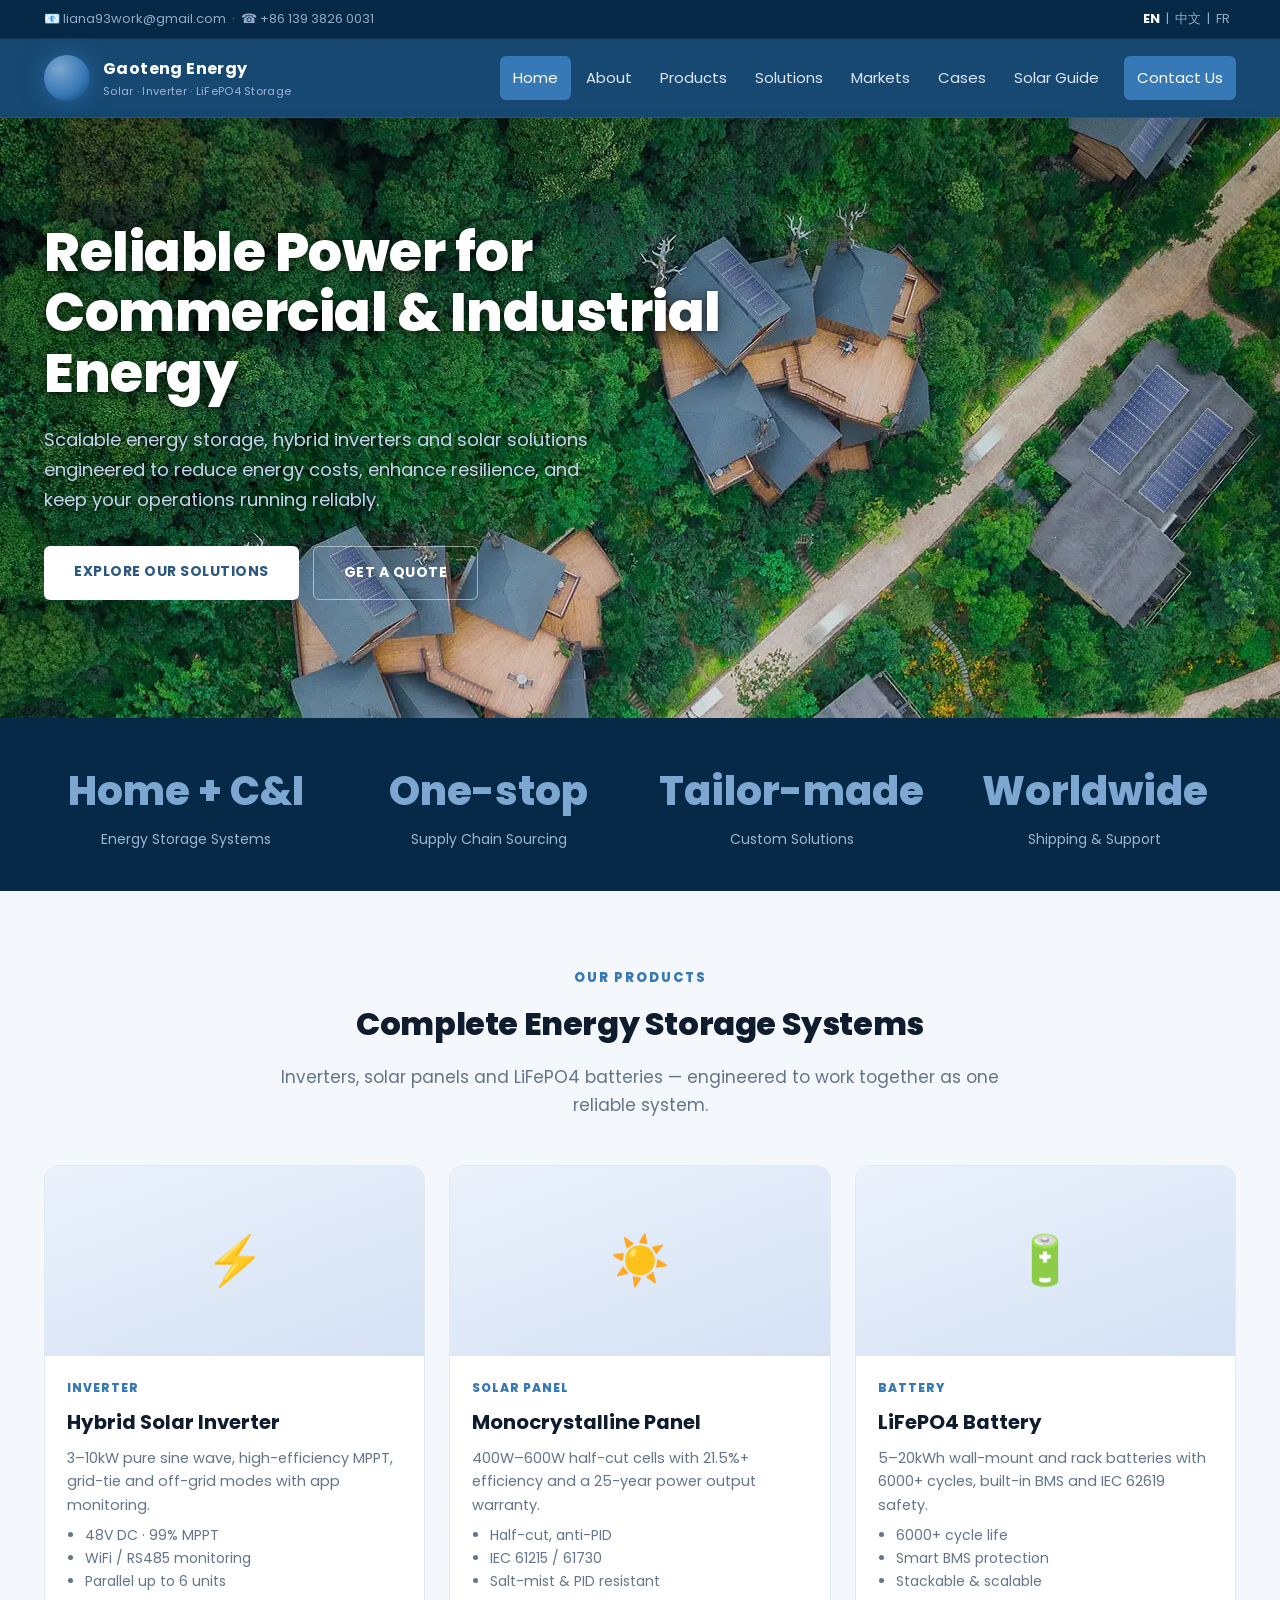
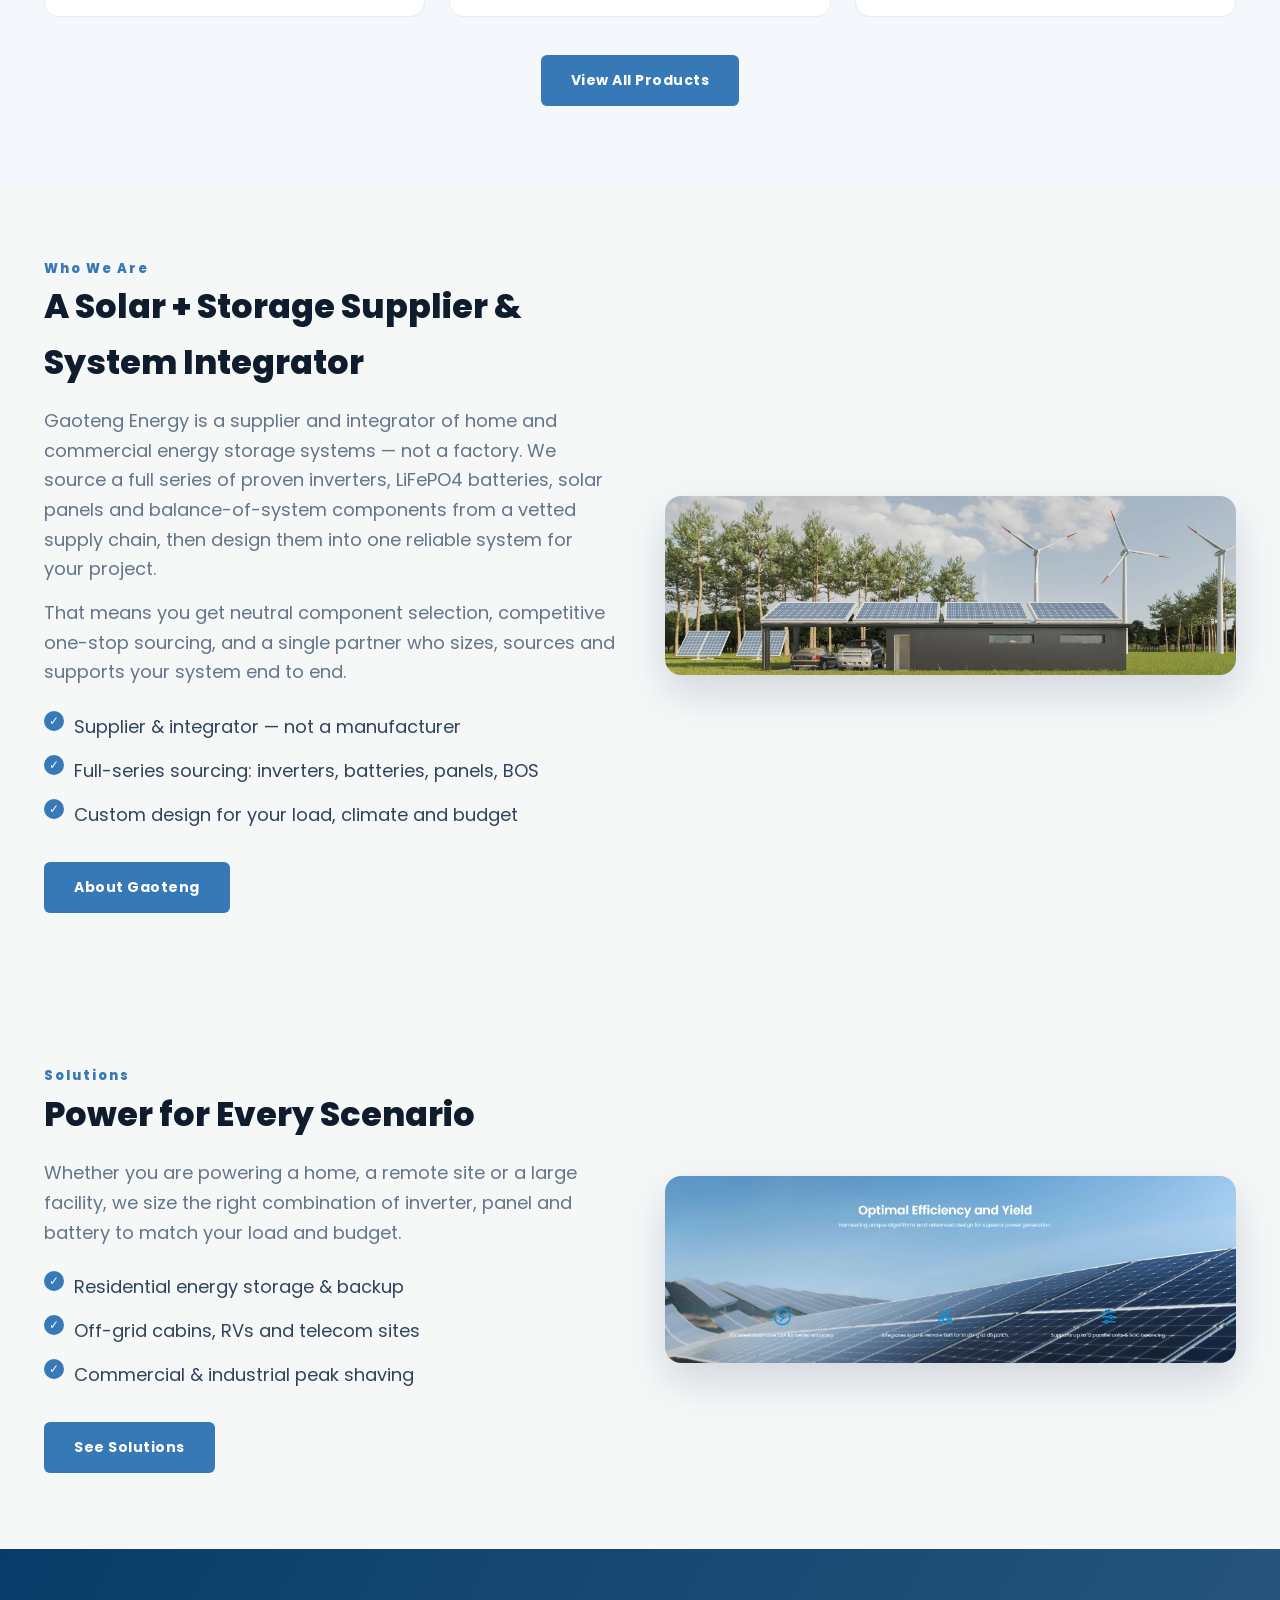
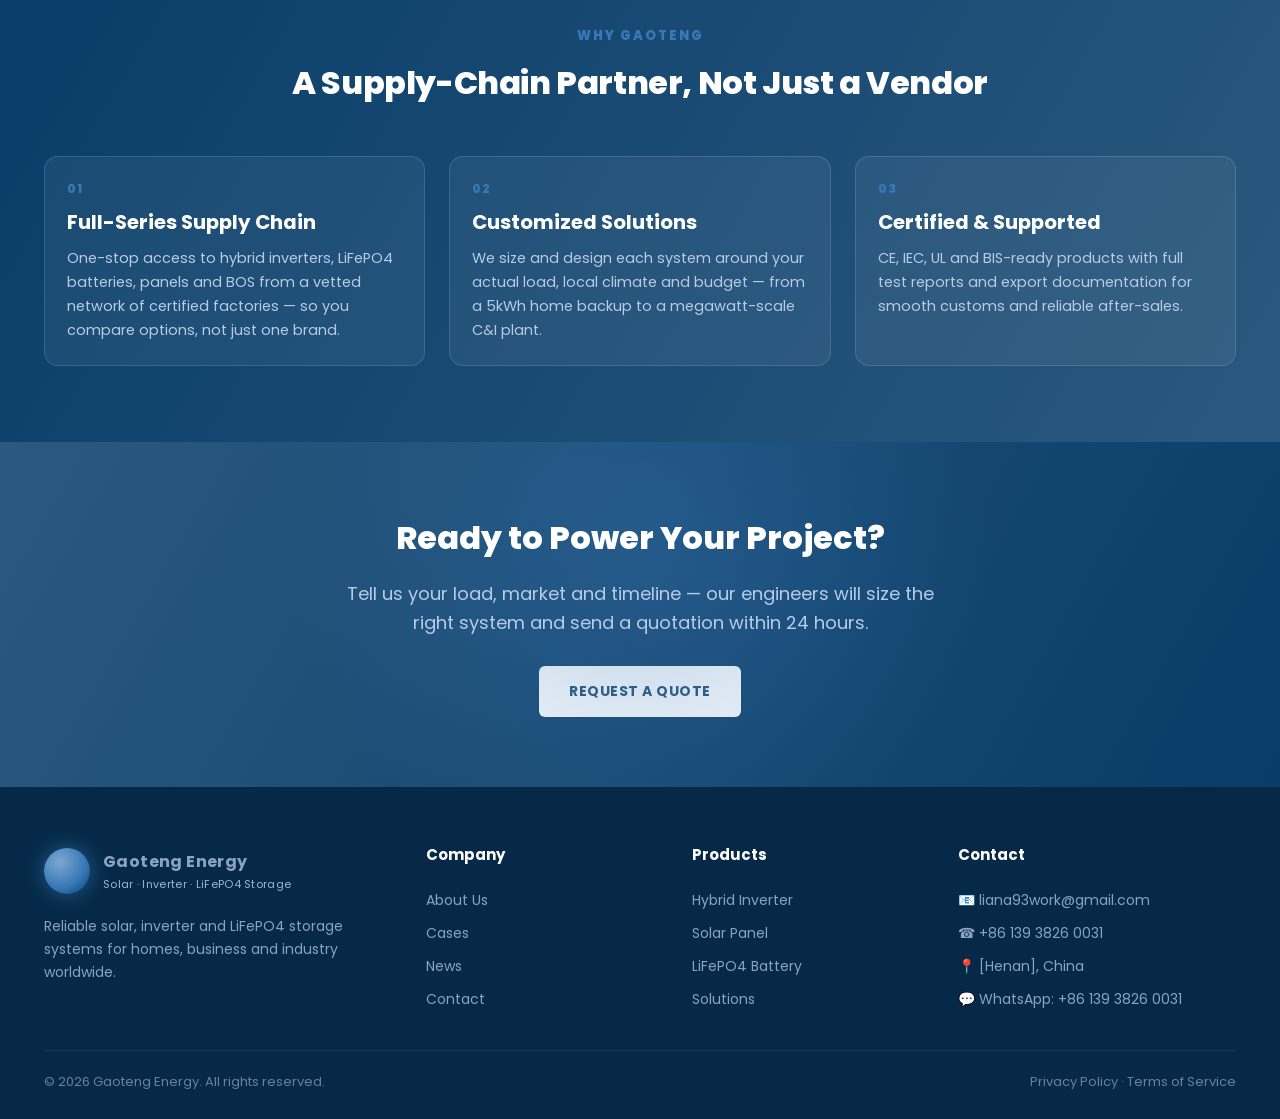
<file: index.html>
<!DOCTYPE html>
<html lang="en">
<head>
<meta charset="UTF-8" />
<meta name="viewport" content="width=device-width, initial-scale=1.0" />
<title>Gaoteng Energy | Solar, Inverters & LiFePO4 Storage Solutions</title>
<meta name="description" content="Reliable power for commercial & industrial energy. Hybrid inverters, solar panels and LiFePO4 battery storage, engineered for Africa, India and beyond." />
<link rel="stylesheet" href="styles.css" />
<!-- ===== Google SEO & Analytics (replace placeholders) ===== -->
<meta name="google-site-verification" content="REPLACE_WITH_YOUR_GSC_VERIFICATION_CODE" />
<script async src="https://www.googletagmanager.com/gtag/js?id=G-XXXXXXX"></script>
<script>window.dataLayer=window.dataLayer||[];function gtag(){dataLayer.push(arguments);}gtag('js',new Date());gtag('config','G-XXXXXXX');</script>
<script type="application/ld+json">
{
  "@context":"https://schema.org",
  "@type":"Organization",
  "name":"Gaoteng Energy",
  "url":"https://gaoteng-site.pages.dev/",
  "logo":"https://gaoteng-site.pages.dev/logo.png",
  "email":"sales@gaoteng-energy.com",
  "description":"Supplier and integrator of hybrid solar inverters, monocrystalline solar panels and LiFePO4 battery storage for homes, businesses and industry.",
  "areaServed":["Nigeria","Kenya","India","Africa","Asia"]
}
</script>
</head>
<body>

<div class="topbar">
  <div class="wrap">
    <div>📧 <span data-site="email">sales@gaoteng-energy.com</span> &nbsp;·&nbsp; ☎ <span data-site="phone">+86 xxx xxxx xxxx</span></div>
    <div class="lang"><a class="on" href="#">EN</a>|<a href="#">中文</a>|<a href="#">FR</a></div>
  </div>
</div>

<header>
  <div class="wrap">
    <nav>
      <a class="brand" href="index.html">
        <span class="mark"></span>
        <span><b data-site="company">Gaoteng Energy</b><small data-site="tagline">Solar · Inverter · LiFePO4 Storage</small></span>
      </a>
      <div class="menu" id="menu">
        <a class="active" href="index.html">Home</a>
        <a href="about.html">About</a>
        <a href="products.html">Products</a>
        <a href="solutions.html">Solutions</a>
        <a href="markets.html">Markets</a>
        <a href="cases.html">Cases</a>
        <a href="news.html">News</a>
        <a class="cta" href="contact.html">Contact Us</a>
      </div>
      <button class="hamb" onclick="document.getElementById('menu').style.display=(document.getElementById('menu').style.display==='flex'?'none':'flex')">☰</button>
    </nav>
  </div>
</header>

<!-- ===== 页面板块（由 content/pages/home.json 控制，可在后台增删/排序）===== -->
<main id="gt-page" data-page="home">

<!-- HERO -->
<section class="hero" style="padding:0">
  <span class="globe"></span><span class="arc"></span>
  <div class="wrap">
    <div class="inner">
      <div>
        <h1 data-site="heroTitle">Reliable Power for<br/>Commercial &amp; Industrial Energy</h1>
        <p data-site="heroSubtitle">Scalable energy storage, hybrid inverters and solar solutions engineered to reduce energy costs, enhance resilience, and keep your operations running reliably.</p>
        <div class="btns">
          <a href="solutions.html" class="btn light">EXPLORE OUR SOLUTIONS</a>
          <a href="contact.html" class="btn outline" data-site="heroCta">GET A QUOTE</a>
        </div>
      </div>
      <div class="art">
        <svg viewBox="0 0 400 430" width="100%" height="100%" role="img" aria-label="Energy storage products">
          <defs>
            <linearGradient id="cab" x1="0" y1="0" x2="1" y2="1">
              <stop offset="0" stop-color="#ffffff"/><stop offset="1" stop-color="#c9d5e6"/>
            </linearGradient>
          </defs>
          <!-- tall cabinet -->
          <rect x="238" y="40" width="140" height="330" rx="12" fill="url(#cab)" stroke="#e3eaf4"/>
          <rect x="256" y="70" width="104" height="70" rx="6" fill="#0d2a4d"/>
          <rect x="268" y="86" width="80" height="6" rx="3" fill="#3aa0ff"/>
          <rect x="268" y="102" width="60" height="6" rx="3" fill="#27c08a"/>
          <circle cx="374" cy="60" r="6" fill="#27c08a"/>
          <circle cx="256" cy="200" r="5" fill="#27c08a"/><circle cx="256" cy="230" r="5" fill="#ff6b6b"/>
          <rect x="272" y="180" width="90" height="150" rx="6" fill="#eef3fa" stroke="#dbe4f0"/>
          <rect x="286" y="196" width="62" height="4" rx="2" fill="#b9c9dd"/><rect x="286" y="210" width="50" height="4" rx="2" fill="#b9c9dd"/>
          <!-- wall battery left -->
          <rect x="30" y="230" width="150" height="140" rx="12" fill="url(#cab)" stroke="#e3eaf4"/>
          <rect x="52" y="256" width="46" height="26" rx="4" fill="#0d2a4d"/>
          <rect x="60" y="266" width="30" height="4" rx="2" fill="#3aa0ff"/>
          <circle cx="150" cy="252" r="5" fill="#27c08a"/>
          <rect x="52" y="308" width="106" height="4" rx="2" fill="#b9c9dd"/><rect x="52" y="322" width="80" height="4" rx="2" fill="#b9c9dd"/>
          <!-- small stacked batteries -->
          <rect x="120" y="120" width="100" height="90" rx="10" fill="url(#cab)" stroke="#e3eaf4"/>
          <rect x="138" y="140" width="36" height="20" rx="3" fill="#0d2a4d"/>
          <rect x="145" y="147" width="22" height="3" rx="1.5" fill="#3aa0ff"/>
          <circle cx="204" cy="140" r="4" fill="#27c08a"/>
          <rect x="138" y="176" width="66" height="3" rx="1.5" fill="#b9c9dd"/>
        </svg>
      </div>
    </div>
  </div>
</section>

<!-- STATS -->
<section class="stats" style="padding:40px 0">
  <div class="wrap">
    <div class="grid" id="stats-grid">
      <div><div class="num">30<span style="font-size:22px">+</span></div><div class="lbl">Years Manufacturing</div></div>
      <div><div class="num">500<span style="font-size:22px">+</span></div><div class="lbl">Projects Delivered</div></div>
      <div><div class="num">20<span style="font-size:22px">+</span></div><div class="lbl">Countries Served</div></div>
      <div><div class="num">5<span style="font-size:22px">yr</span></div><div class="lbl">Product Warranty</div></div>
    </div>
  </div>
</section>

<!-- PRODUCTS -->
<section class="soft">
  <div class="wrap">
    <div class="sec-head">
      <div class="kick">Our Products</div>
      <h2>Complete Energy Storage Systems</h2>
      <p>Inverters, solar panels and LiFePO4 batteries — engineered to work together as one reliable system.</p>
    </div>
    <div class="cards" id="home-products">
      <div class="card">
        <div class="thumb"><svg width="120" height="120" viewBox="0 0 120 120"><rect x="20" y="14" width="80" height="92" rx="10" fill="#fff" stroke="#d5e0ee"/><rect x="34" y="30" width="52" height="30" rx="5" fill="#0d2a4d"/><rect x="42" y="41" width="36" height="4" rx="2" fill="#3aa0ff"/><circle cx="84" cy="26" r="4" fill="#27c08a"/><rect x="34" y="74" width="52" height="4" rx="2" fill="#b9c9dd"/><rect x="34" y="86" width="36" height="4" rx="2" fill="#b9c9dd"/></svg></div>
        <div class="body">
          <div class="k">Inverter</div><h3>Hybrid Solar Inverter</h3>
          <p>3–10kW pure sine wave, high-efficiency MPPT, grid-tie and off-grid modes with app monitoring.</p>
          <ul><li>48V DC · 99% MPPT</li><li>WiFi / RS485 monitoring</li><li>Parallel up to 6 units</li></ul>
        </div>
      </div>
      <div class="card">
        <div class="thumb"><svg width="120" height="120" viewBox="0 0 120 120"><rect x="18" y="30" width="84" height="60" rx="6" fill="#14315c" stroke="#0d2a4d"/><path d="M18 30h84M74 30v60M46 30v60" stroke="#2f6fb5" stroke-width="2"/><path d="M18 50h84M18 72h84" stroke="#2f6fb5" stroke-width="1.4"/></svg></div>
        <div class="body">
          <div class="k">Solar Panel</div><h3>Monocrystalline Panel</h3>
          <p>400W–600W half-cut cells with 21.5%+ efficiency and a 25-year power output warranty.</p>
          <ul><li>Half-cut, anti-PID</li><li>IEC 61215 / 61730</li><li>Salt-mist &amp; PID resistant</li></ul>
        </div>
      </div>
      <div class="card">
        <div class="thumb"><svg width="120" height="120" viewBox="0 0 120 120"><rect x="24" y="18" width="72" height="84" rx="10" fill="#fff" stroke="#d5e0ee"/><rect x="38" y="32" width="44" height="26" rx="4" fill="#0d2a4d"/><rect x="45" y="42" width="30" height="4" rx="2" fill="#27c08a"/><circle cx="88" cy="28" r="4" fill="#27c08a"/><rect x="38" y="70" width="44" height="4" rx="2" fill="#b9c9dd"/><rect x="38" y="82" width="30" height="4" rx="2" fill="#b9c9dd"/></svg></div>
        <div class="body">
          <div class="k">Battery</div><h3>LiFePO4 Battery</h3>
          <p>5–20kWh wall-mount and rack batteries with 6000+ cycles, built-in BMS and IEC 62619 safety.</p>
          <ul><li>6000+ cycle life</li><li>Smart BMS protection</li><li>Stackable &amp; scalable</li></ul>
        </div>
      </div>
    </div>
    <div style="text-align:center;margin-top:38px"><a href="products.html" class="btn blue">View All Products</a></div>
  </div>
</section>

<!-- SOLUTIONS -->
<section>
  <div class="wrap">
    <div class="split">
      <div>
        <div class="kick" style="color:var(--blue);font-weight:800;letter-spacing:2px;font-size:13px">Solutions</div>
        <h2>Power for Every Scenario</h2>
        <p>Whether you are powering a home, a remote site or a large facility, we size the right combination of inverter, panel and battery to match your load and budget.</p>
        <ul class="checks">
          <li>Residential energy storage &amp; backup</li>
          <li>Off-grid cabins, RVs and telecom sites</li>
          <li>Commercial &amp; industrial peak shaving</li>
        </ul>
        <a href="solutions.html" class="btn blue">See Solutions</a>
      </div>
      <div>
        <svg viewBox="0 0 480 320" width="100%">
          <rect x="0" y="0" width="480" height="320" rx="16" fill="#0d2a4d"/>
          <circle cx="360" cy="80" r="46" fill="#f6c445"/>
          <g stroke="#f6c445" stroke-width="3"><line x1="360" y1="14" x2="360" y2="26"/><line x1="360" y1="134" x2="360" y2="146"/><line x1="294" y1="80" x2="306" y2="80"/><line x1="414" y1="80" x2="426" y2="80"/></g>
          <path d="M40 250 L110 250 L130 210 L170 250 L300 250" fill="none" stroke="#5cc8ff" stroke-width="4"/>
          <rect x="40" y="180" width="70" height="70" fill="#1b3f70" stroke="#2f6fb5"/>
          <path d="M45 215h60M75 180v70" stroke="#2f6fb5" stroke-width="1.4"/>
          <rect x="300" y="120" width="140" height="130" rx="8" fill="#ffffff"/>
          <rect x="318" y="140" width="104" height="60" rx="5" fill="#0d2a4d"/>
          <rect x="328" y="156" width="84" height="6" rx="3" fill="#3aa0ff"/>
          <rect x="328" y="172" width="60" height="6" rx="3" fill="#27c08a"/>
          <path d="M120 300 H460" stroke="#2f6fb5" stroke-width="2" stroke-dasharray="6 6"/>
        </svg>
      </div>
    </div>
  </div>
</section>

<!-- WHY -->
<section class="dark">
  <div class="wrap">
    <div class="sec-head"><div class="kick">Why Gaoteng</div><h2>A Supply-Chain Partner, Not Just a Vendor</h2></div>
    <div class="cards" id="why-grid">
      <div class="card"><div class="body"><div class="k">01</div><h3>Full-Series Supply Chain</h3><p>One-stop access to inverters, batteries, panels and BOS from a vetted network of certified factories.</p></div></div>
      <div class="card"><div class="body"><div class="k">02</div><h3>Certified &amp; Safe</h3><p>CE, IEC, UL and BIS-ready products with full test reports for smooth customs clearance.</p></div></div>
      <div class="card"><div class="body"><div class="k">03</div><h3>Customized Solutions</h3><p>We source to your logo, packaging, voltage spec and market requirement.</p></div></div>
    </div>
  </div>
</section>

<!-- CTA BAND -->
<section class="band" style="padding:70px 0">
  <span class="globe"></span>
  <div class="wrap">
    <h2 id="cta-title">Ready to Power Your Project?</h2>
    <p id="cta-text">Tell us your load, market and timeline — our engineers will size the right system and send a quotation within 24 hours.</p>
    <a href="contact.html" class="btn light">REQUEST A QUOTE</a>
  </div>
</section>

</main>

<footer>
  <div class="wrap">
    <div class="fgrid">
      <div>
        <a class="brand" href="index.html" style="margin-bottom:16px"><span class="mark"></span><span><b data-site="company">Gaoteng Energy</b><small data-site="tagline">Solar · Inverter · LiFePO4 Storage</small></span></a>
        <p style="color:#8aa2c4" data-site="footerAbout">Reliable solar, inverter and LiFePO4 storage systems for homes, business and industry worldwide.</p>
      </div>
      <div><h4>Company</h4><a href="about.html">About Us</a><a href="cases.html">Cases</a><a href="news.html">News</a><a href="contact.html">Contact</a></div>
      <div><h4>Products</h4><a href="products.html">Hybrid Inverter</a><a href="products.html">Solar Panel</a><a href="products.html">LiFePO4 Battery</a><a href="solutions.html">Solutions</a></div>
      <div><h4>Contact</h4><a href="#">📧 <span data-site="email">sales@gaoteng-energy.com</span></a><a href="#">☎ <span data-site="phone">+86 xxx xxxx xxxx</span></a><a href="#">📍 <span data-site="address">[Your City], China</span></a><a href="#">💬 WhatsApp: <span data-site="whatsapp">+86 xxx xxxx xxxx</span></a></div>
    </div>
    <div class="fbottom">
      <span>© 2026 Gaoteng Energy. All rights reserved.</span>
      <span>Privacy Policy · Terms of Service</span>
    </div>
  </div>
</footer>

<script src="render.js"></script>
</body>
</html>
</file>
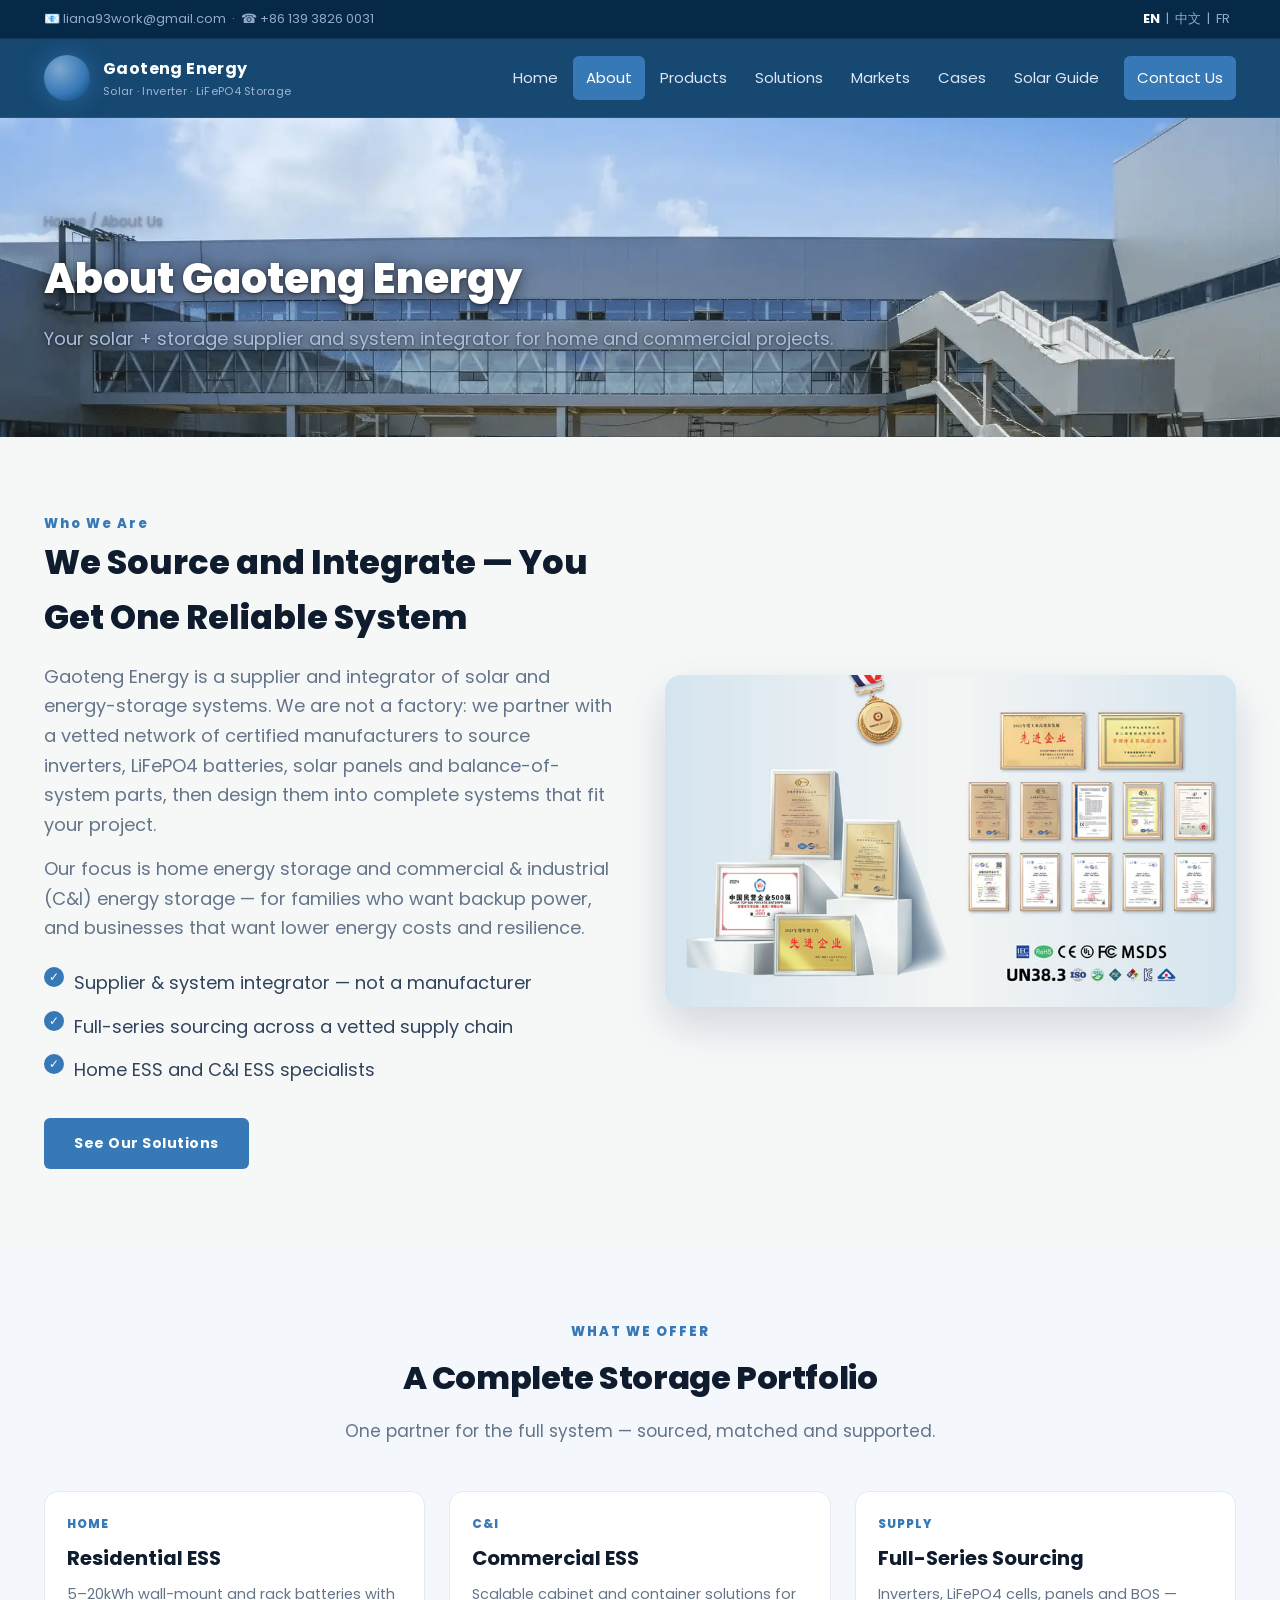
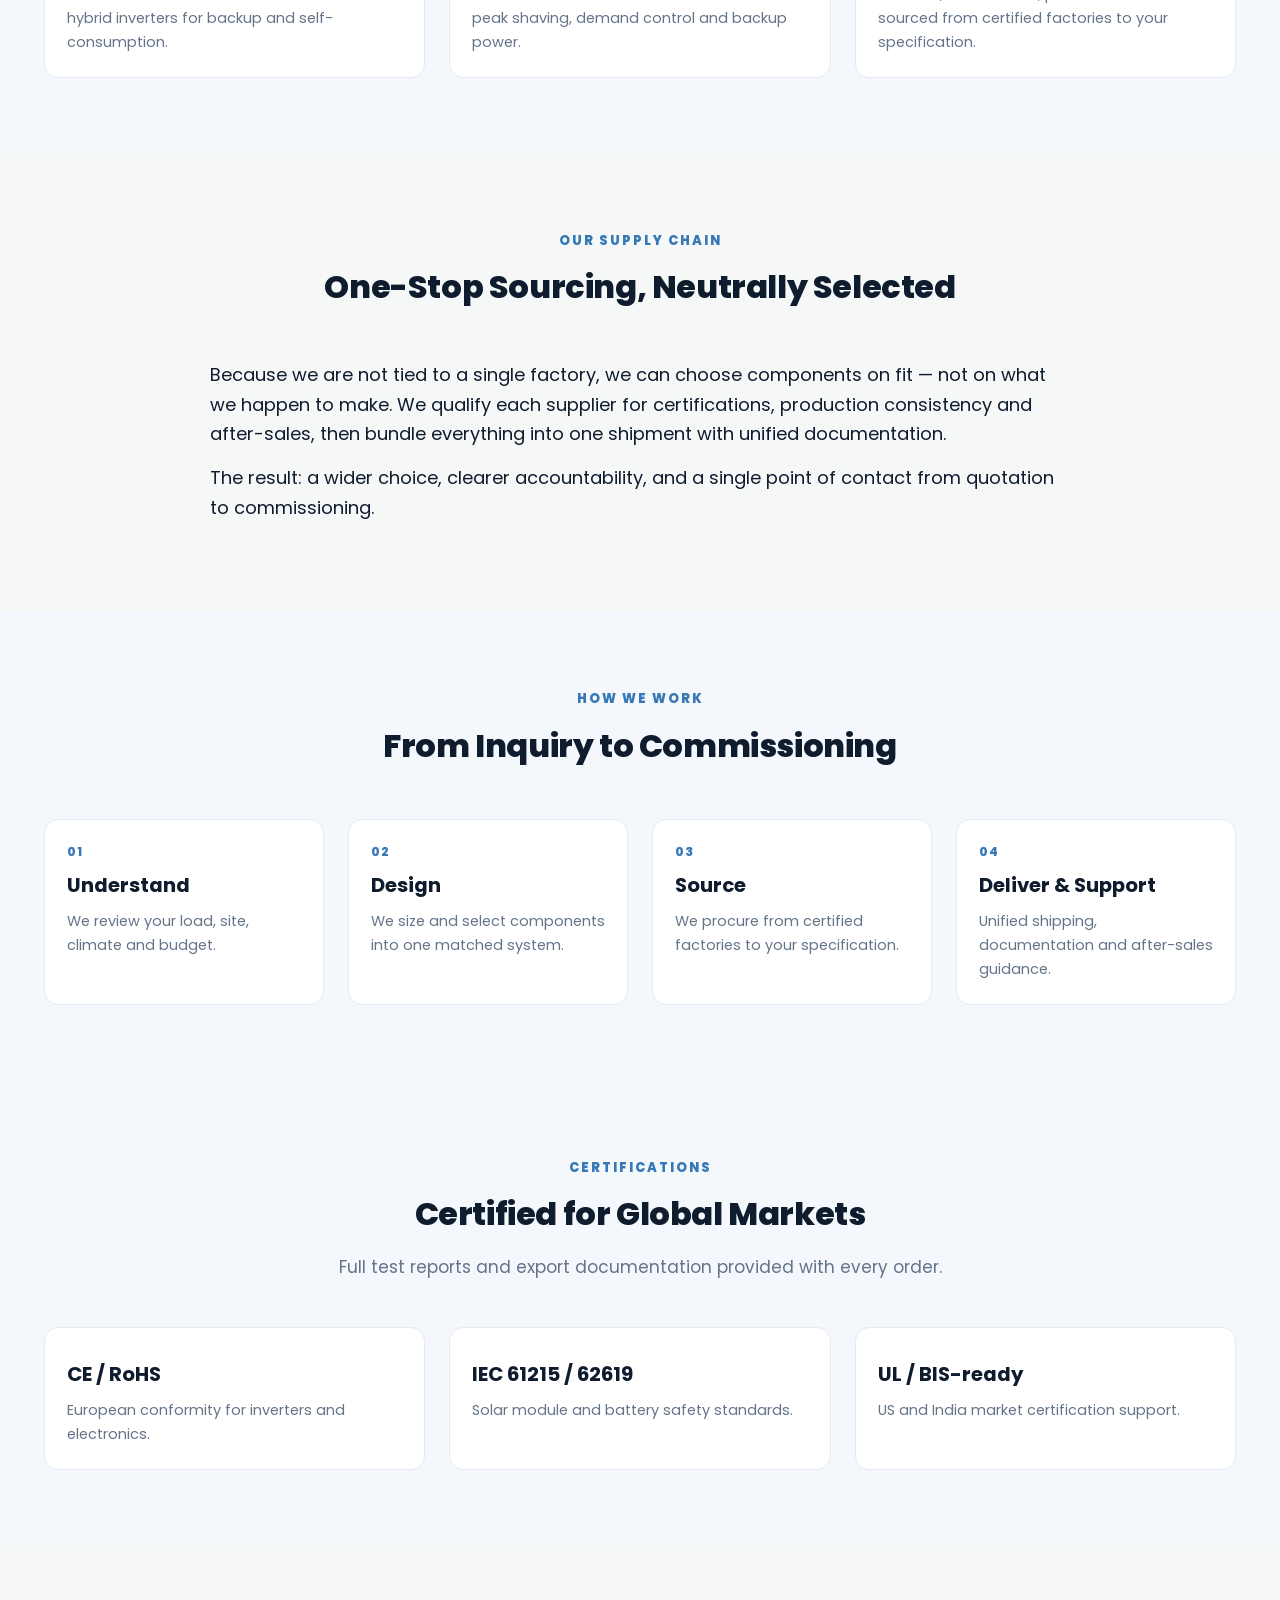
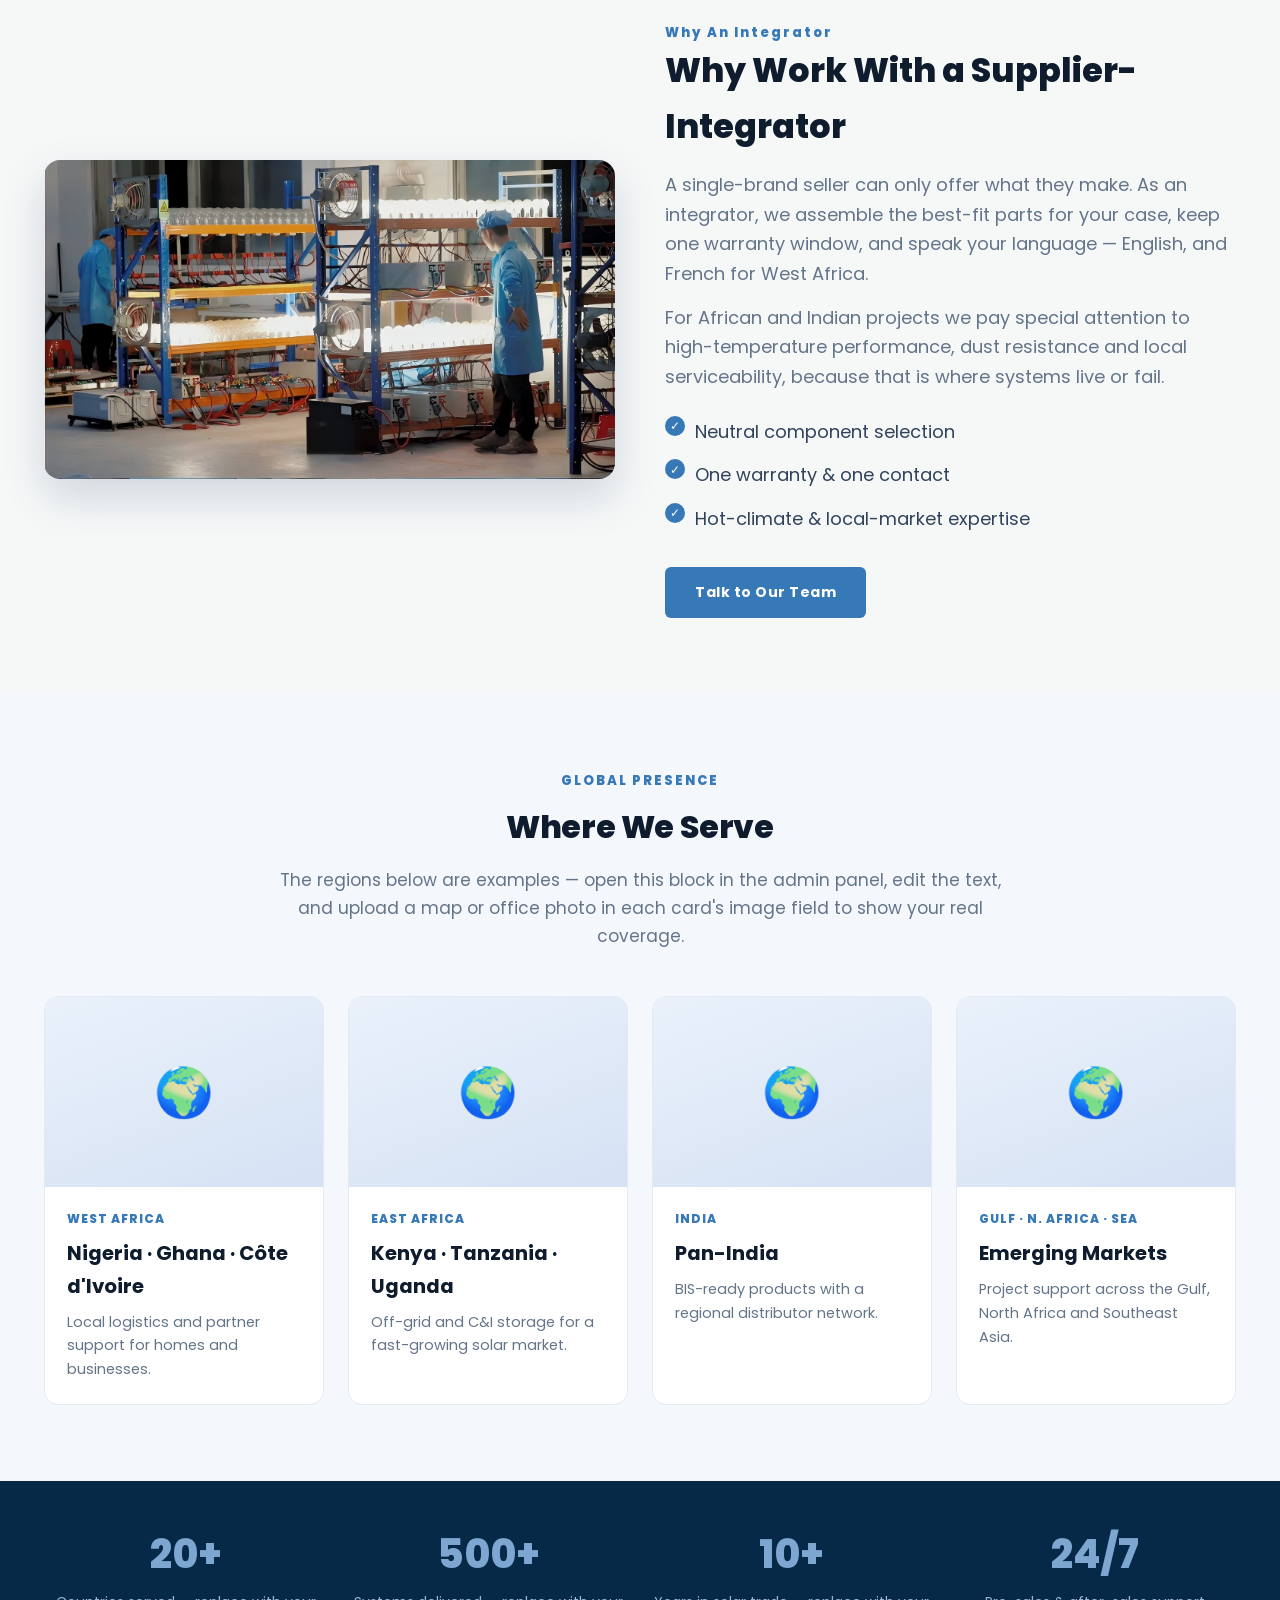
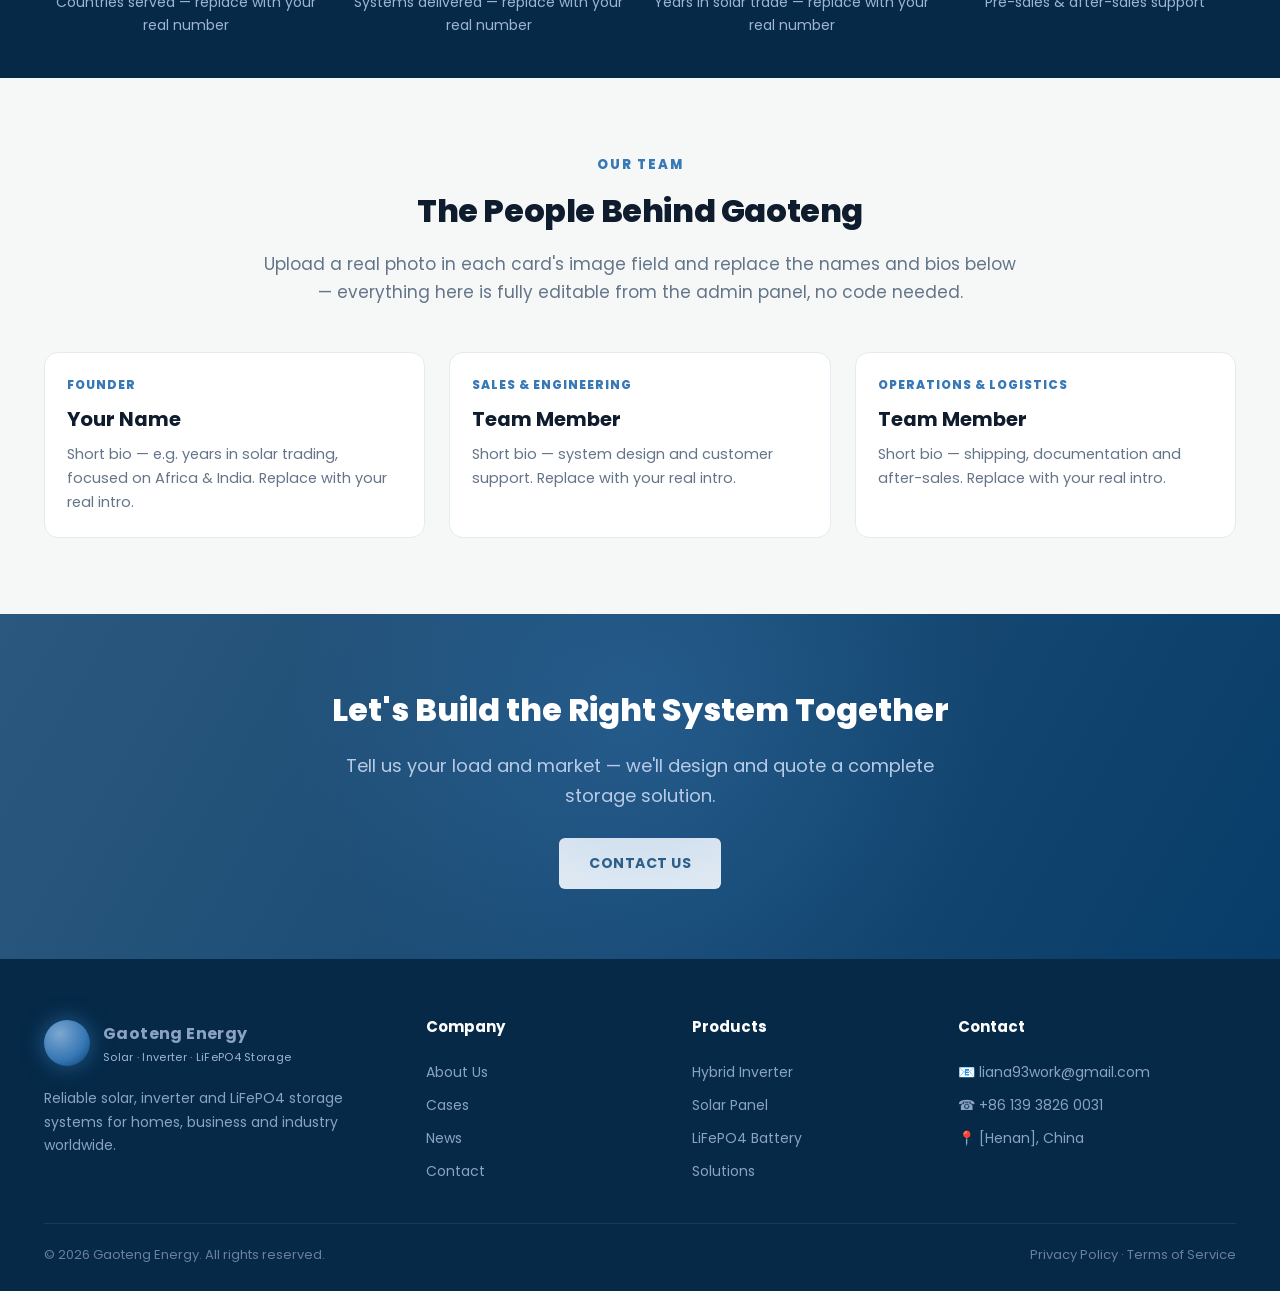
<file: about.html>
<!DOCTYPE html>
<html lang="en">
<head>
<meta charset="UTF-8" />
<meta name="viewport" content="width=device-width, initial-scale=1.0" />
<title>About Us | Gaoteng Energy</title>
<link rel="stylesheet" href="styles.css" />
<!-- ===== Google SEO & Analytics (replace placeholders) ===== -->
<meta name="google-site-verification" content="REPLACE_WITH_YOUR_GSC_VERIFICATION_CODE" />
<script async src="https://www.googletagmanager.com/gtag/js?id=G-XXXXXXX"></script>
<script>window.dataLayer=window.dataLayer||[];function gtag(){dataLayer.push(arguments);}gtag('js',new Date());gtag('config','G-XXXXXXX');</script>
<script type="application/ld+json">
{
  "@context":"https://schema.org",
  "@type":"Organization",
  "name":"Gaoteng Energy",
  "url":"https://gaoteng-site.pages.dev/",
  "logo":"https://gaoteng-site.pages.dev/logo.png",
  "email":"sales@gaoteng-energy.com",
  "description":"Supplier and integrator of hybrid solar inverters, monocrystalline solar panels and LiFePO4 battery storage for homes, businesses and industry.",
  "areaServed":["Nigeria","Kenya","India","Africa","Asia"]
}
</script>
</head>
<body>
<div class="topbar"><div class="wrap"><div>📧 <span data-site="email">sales@gaoteng-energy.com</span> &nbsp;·&nbsp; ☎ <span data-site="phone">+86 xxx xxxx xxxx</span></div><div class="lang"><a class="on" href="#">EN</a>|<a href="#">中文</a>|<a href="#">FR</a></div></div></div>
<header><div class="wrap"><nav>
  <a class="brand" href="index.html"><span class="mark"></span><span><b data-site="company">Gaoteng Energy</b><small data-site="tagline">Solar · Inverter · LiFePO4 Storage</small></span></a>
  <div class="menu" id="menu">
    <a href="index.html">Home</a><a class="active" href="about.html">About</a><a href="products.html">Products</a>
    <a href="solutions.html">Solutions</a><a href="markets.html">Markets</a><a href="cases.html">Cases</a>
    <a href="news.html">News</a><a class="cta" href="contact.html">Contact Us</a>
  </div>
  <button class="hamb" onclick="document.getElementById('menu').style.display=(document.getElementById('menu').style.display==='flex'?'none':'flex')">☰</button>
</nav></div></header>

<!-- ===== 页面板块（由 content/pages/about.json 控制，可在后台增删/排序）===== -->
<main id="gt-page" data-page="about">

<section class="phead"><span class="arc"></span><div class="wrap"><div class="crumb">Home / About Us</div><h1>About Gaoteng Energy</h1><p>30 years of power electronics experience — from cells to complete systems.</p></div></section>

<section>
  <div class="wrap">
    <div class="split">
      <div>
        <div class="kick" style="color:var(--blue);font-weight:800;letter-spacing:2px;font-size:13px">Who We Are</div>
        <h2>Engineering Reliable Energy for the World</h2>
        <p>Gaoteng Energy is a supplier and integrator of solar and energy-storage systems. We source a full series of proven inverters, batteries, panels and parts from a vetted supply chain, then design them into one reliable system.</p>
        <p>We serve homes and businesses across Africa, Asia and the Middle East with matched, certified systems.</p>
        <ul class="checks">
          <li>Supplier &amp; system integrator — not a manufacturer</li>
          <li>Full-series sourcing across a vetted supply chain</li>
          <li>Full export documentation &amp; certification support</li>
        </ul>
      </div>
      <div>
        <svg viewBox="0 0 480 340" width="100%"><rect width="480" height="340" rx="16" fill="#0d2a4d"/>
          <rect x="40" y="70" width="170" height="200" fill="#1b3f70" stroke="#2f6fb5"/>
          <rect x="60" y="100" width="130" height="40" fill="#0a1830"/><rect x="72" y="114" width="100" height="6" rx="3" fill="#3aa0ff"/>
          <rect x="60" y="160" width="130" height="40" fill="#0a1830"/><rect x="72" y="174" width="80" height="6" rx="3" fill="#27c08a"/>
          <rect x="250" y="40" width="190" height="230" rx="10" fill="#fff"/>
          <rect x="272" y="66" width="146" height="80" rx="6" fill="#0d2a4d"/><rect x="284" y="88" width="120" height="8" rx="4" fill="#3aa0ff"/><rect x="284" y="108" width="80" height="8" rx="4" fill="#27c08a"/>
          <rect x="272" y="166" width="146" height="8" rx="4" fill="#c6d4e6"/><rect x="272" y="188" width="110" height="8" rx="4" fill="#c6d4e6"/>
        </svg>
      </div>
    </div>
  </div>
</section>

<section class="soft">
  <div class="wrap">
    <div class="sec-head"><div class="kick">Milestones</div><h2>Our Journey</h2></div>
    <div class="cards">
      <div class="card"><div class="body"><div class="k">1996</div><h3>Founded</h3><p>Started as a power electronics workshop supplying inverters to local projects.</p></div></div>
      <div class="card"><div class="body"><div class="k">2012</div><h3>Battery Systems</h3><p>Began offering LiFePO4 battery systems sourced from certified partners.</p></div></div>
      <div class="card"><div class="body"><div class="k">2020</div><h3>Global Export</h3><p>Expanded to 20+ countries with regional partners in Africa and Asia.</p></div></div>
    </div>
  </div>
</section>

<section class="dark">
  <div class="wrap">
    <div class="sec-head"><div class="kick">Certifications</div><h2>Certified for Global Markets</h2><p>Full test reports provided with every order.</p></div>
    <div class="cards">
      <div class="card"><div class="body"><h3>CE / RoHS</h3><p>European conformity for inverters and electronics.</p></div></div>
      <div class="card"><div class="body"><h3>IEC 61215 / 62619</h3><p>Solar module and battery safety standards.</p></div></div>
      <div class="card"><div class="body"><h3>UL / BIS-ready</h3><p>US and India market certification support.</p></div></div>
    </div>
  </div>
</section>

<section class="band" style="padding:66px 0"><span class="globe"></span><div class="wrap">
  <h2>Let's Build Something Reliable</h2><p>Talk to our export team about your project today.</p>
  <a href="contact.html" class="btn light">CONTACT US</a>
</div></section>

</main>

<footer><div class="wrap"><div class="fgrid">
  <div><a class="brand" href="index.html" style="margin-bottom:16px"><span class="mark"></span><span><b data-site="company">Gaoteng Energy</b><small data-site="tagline">Solar · Inverter · LiFePO4 Storage</small></span></a><p style="color:#8aa2c4" data-site="footerAbout">Reliable solar, inverter and LiFePO4 storage systems worldwide.</p></div>
  <div><h4>Company</h4><a href="about.html">About Us</a><a href="cases.html">Cases</a><a href="news.html">News</a><a href="contact.html">Contact</a></div>
  <div><h4>Products</h4><a href="products.html">Hybrid Inverter</a><a href="products.html">Solar Panel</a><a href="products.html">LiFePO4 Battery</a><a href="solutions.html">Solutions</a></div>
  <div><h4>Contact</h4><a href="#">📧 <span data-site="email">sales@gaoteng-energy.com</span></a><a href="#">☎ <span data-site="phone">+86 xxx xxxx xxxx</span></a><a href="#">📍 <span data-site="address">[Your City], China</span></a></div>
</div><div class="fbottom"><span>© 2026 Gaoteng Energy. All rights reserved.</span><span>Privacy Policy · Terms of Service</span></div></div></footer>
<script src="render.js"></script>
</body>
</html>
</file>
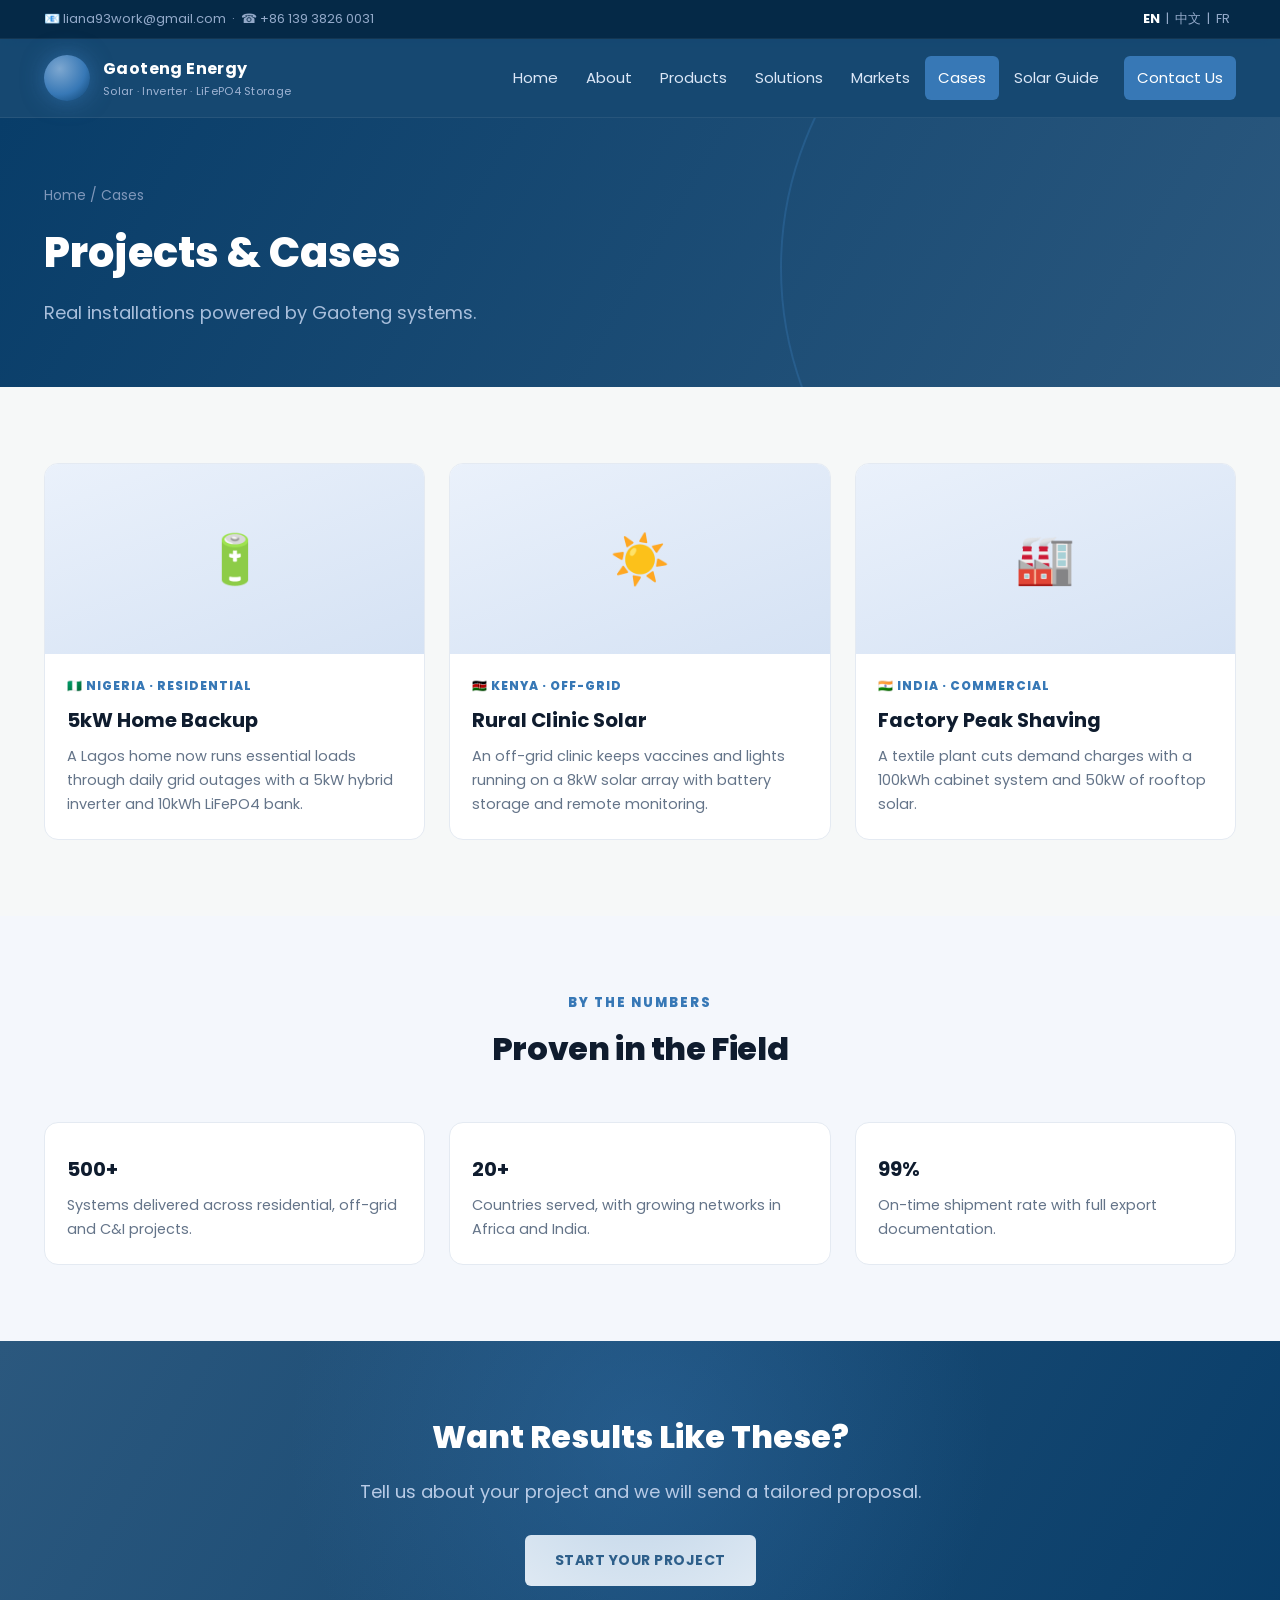
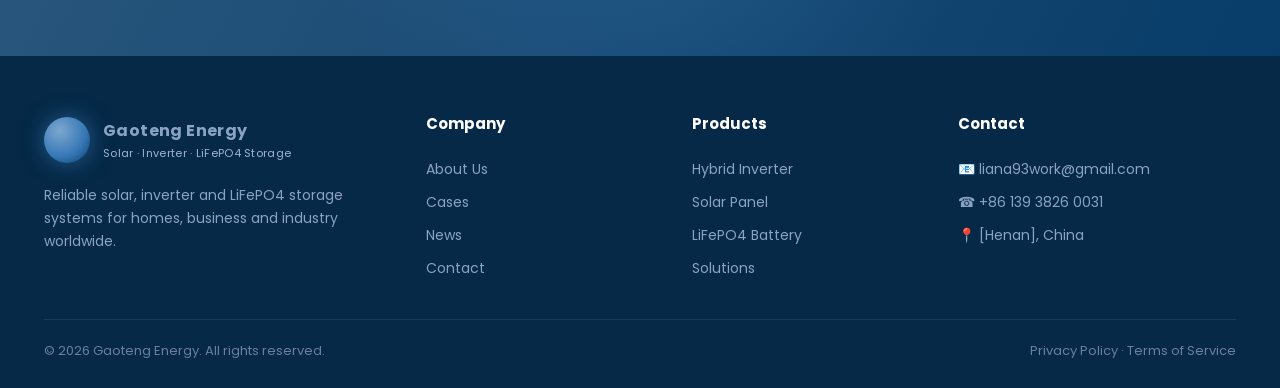
<file: cases.html>
<!DOCTYPE html>
<html lang="en">
<head>
<meta charset="UTF-8" />
<meta name="viewport" content="width=device-width, initial-scale=1.0" />
<title>Cases | Gaoteng Energy</title>
<link rel="stylesheet" href="styles.css" />
<!-- ===== Google SEO & Analytics (replace placeholders) ===== -->
<meta name="google-site-verification" content="REPLACE_WITH_YOUR_GSC_VERIFICATION_CODE" />
<script async src="https://www.googletagmanager.com/gtag/js?id=G-XXXXXXX"></script>
<script>window.dataLayer=window.dataLayer||[];function gtag(){dataLayer.push(arguments);}gtag('js',new Date());gtag('config','G-XXXXXXX');</script>
<script type="application/ld+json">
{
  "@context":"https://schema.org",
  "@type":"Organization",
  "name":"Gaoteng Energy",
  "url":"https://gaoteng-site.pages.dev/",
  "logo":"https://gaoteng-site.pages.dev/logo.png",
  "email":"sales@gaoteng-energy.com",
  "description":"Manufacturer of hybrid solar inverters, monocrystalline solar panels and LiFePO4 battery storage for homes, business and industry.",
  "areaServed":["Nigeria","Kenya","India","Africa","Asia"]
}
</script>
</head>
<body>
<div class="topbar"><div class="wrap"><div>📧 <span data-site="email">sales@gaoteng-energy.com</span> &nbsp;·&nbsp; ☎ <span data-site="phone">+86 xxx xxxx xxxx</span></div><div class="lang"><a class="on" href="#">EN</a>|<a href="#">中文</a>|<a href="#">FR</a></div></div></div>
<header><div class="wrap"><nav>
  <a class="brand" href="index.html"><span class="mark"></span><span><b data-site="company">Gaoteng Energy</b><small data-site="tagline">Solar · Inverter · LiFePO4 Storage</small></span></a>
  <div class="menu" id="menu">
    <a href="index.html">Home</a><a href="about.html">About</a><a href="products.html">Products</a>
    <a href="solutions.html">Solutions</a><a href="markets.html">Markets</a><a class="active" href="cases.html">Cases</a>
    <a href="news.html">News</a><a class="cta" href="contact.html">Contact Us</a>
  </div>
  <button class="hamb" onclick="document.getElementById('menu').style.display=(document.getElementById('menu').style.display==='flex'?'none':'flex')">☰</button>
</nav></div></header>

<!-- ===== 页面板块（由 content/pages/cases.json 控制，可在后台增删/排序）===== -->
<main id="gt-page" data-page="cases">

<section class="phead"><span class="arc"></span><div class="wrap"><div class="crumb">Home / Cases</div><h1>Projects &amp; Cases</h1><p>Real installations powered by Gaoteng systems.</p></div></section>

<section>
  <div class="wrap">
    <div class="cards">
      <div class="card"><div class="thumb"><svg width="120" height="120" viewBox="0 0 120 120"><rect x="18" y="30" width="84" height="60" rx="6" fill="#14315c"/><path d="M18 30h84M74 30v60M46 30v60" stroke="#2f6fb5" stroke-width="2"/><path d="M18 50h84M18 72h84" stroke="#2f6fb5" stroke-width="1.4"/></svg></div><div class="body"><div class="k">🇳🇬 Nigeria · Residential</div><h3>5kW Home Backup</h3><p>A Lagos home now runs essential loads through daily grid outages with a 5kW hybrid inverter and 10kWh LiFePO4 bank.</p></div></div>
      <div class="card"><div class="thumb"><svg width="120" height="120" viewBox="0 0 120 120"><circle cx="60" cy="40" r="20" fill="#f6c445"/><rect x="24" y="70" width="72" height="34" rx="6" fill="#14315c"/><path d="M40 70v34M80 70v34" stroke="#2f6fb5" stroke-width="1.6"/></svg></div><div class="body"><div class="k">🇰🇪 Kenya · Off-Grid</div><h3>Rural Clinic Solar</h3><p>An off-grid clinic keeps vaccines and lights running on a 8kW solar array with battery storage and remote monitoring.</p></div></div>
      <div class="card"><div class="thumb"><svg width="120" height="120" viewBox="0 0 120 120"><rect x="24" y="20" width="72" height="80" rx="8" fill="#fff" stroke="#d5e0ee"/><rect x="36" y="32" width="48" height="28" rx="4" fill="#0d2a4d"/><rect x="43" y="42" width="34" height="4" rx="2" fill="#3aa0ff"/><rect x="36" y="72" width="48" height="4" rx="2" fill="#b9c9dd"/></svg></div><div class="body"><div class="k">🇮🇳 India · Commercial</div><h3>Factory Peak Shaving</h3><p>A textile plant cuts demand charges with a 100kWh cabinet system and 50kW of rooftop solar.</p></div></div>
    </div>
  </div>
</section>

<section class="soft">
  <div class="wrap">
    <div class="sec-head"><div class="kick">By the Numbers</div><h2>Proven in the Field</h2></div>
    <div class="cards">
      <div class="card"><div class="body"><h3>500+</h3><p>Systems delivered across residential, off-grid and C&amp;I projects.</p></div></div>
      <div class="card"><div class="body"><h3>20+</h3><p>Countries served, with growing networks in Africa and India.</p></div></div>
      <div class="card"><div class="body"><h3>99%</h3><p>On-time shipment rate with full export documentation.</p></div></div>
    </div>
  </div>
</section>

<section class="band" style="padding:66px 0"><span class="globe"></span><div class="wrap">
  <h2>Want Results Like These?</h2><p>Tell us about your project and we will send a tailored proposal.</p>
  <a href="contact.html" class="btn light">START YOUR PROJECT</a>
</div></section>

</main>

<footer><div class="wrap"><div class="fgrid">
  <div><a class="brand" href="index.html" style="margin-bottom:16px"><span class="mark"></span><span><b data-site="company">Gaoteng Energy</b><small data-site="tagline">Solar · Inverter · LiFePO4 Storage</small></span></a><p style="color:#8aa2c4" data-site="footerAbout">Reliable solar, inverter and LiFePO4 storage systems worldwide.</p></div>
  <div><h4>Company</h4><a href="about.html">About Us</a><a href="cases.html">Cases</a><a href="news.html">News</a><a href="contact.html">Contact</a></div>
  <div><h4>Products</h4><a href="products.html">Hybrid Inverter</a><a href="products.html">Solar Panel</a><a href="products.html">LiFePO4 Battery</a><a href="solutions.html">Solutions</a></div>
  <div><h4>Contact</h4><a href="#">📧 <span data-site="email">sales@gaoteng-energy.com</span></a><a href="#">☎ <span data-site="phone">+86 xxx xxxx xxxx</span></a><a href="#">📍 <span data-site="address">[Your City], China</span></a></div>
</div><div class="fbottom"><span>© 2026 Gaoteng Energy. All rights reserved.</span><span>Privacy Policy · Terms of Service</span></div></div></footer>
<script src="render.js"></script>
</body>
</html>
</file>
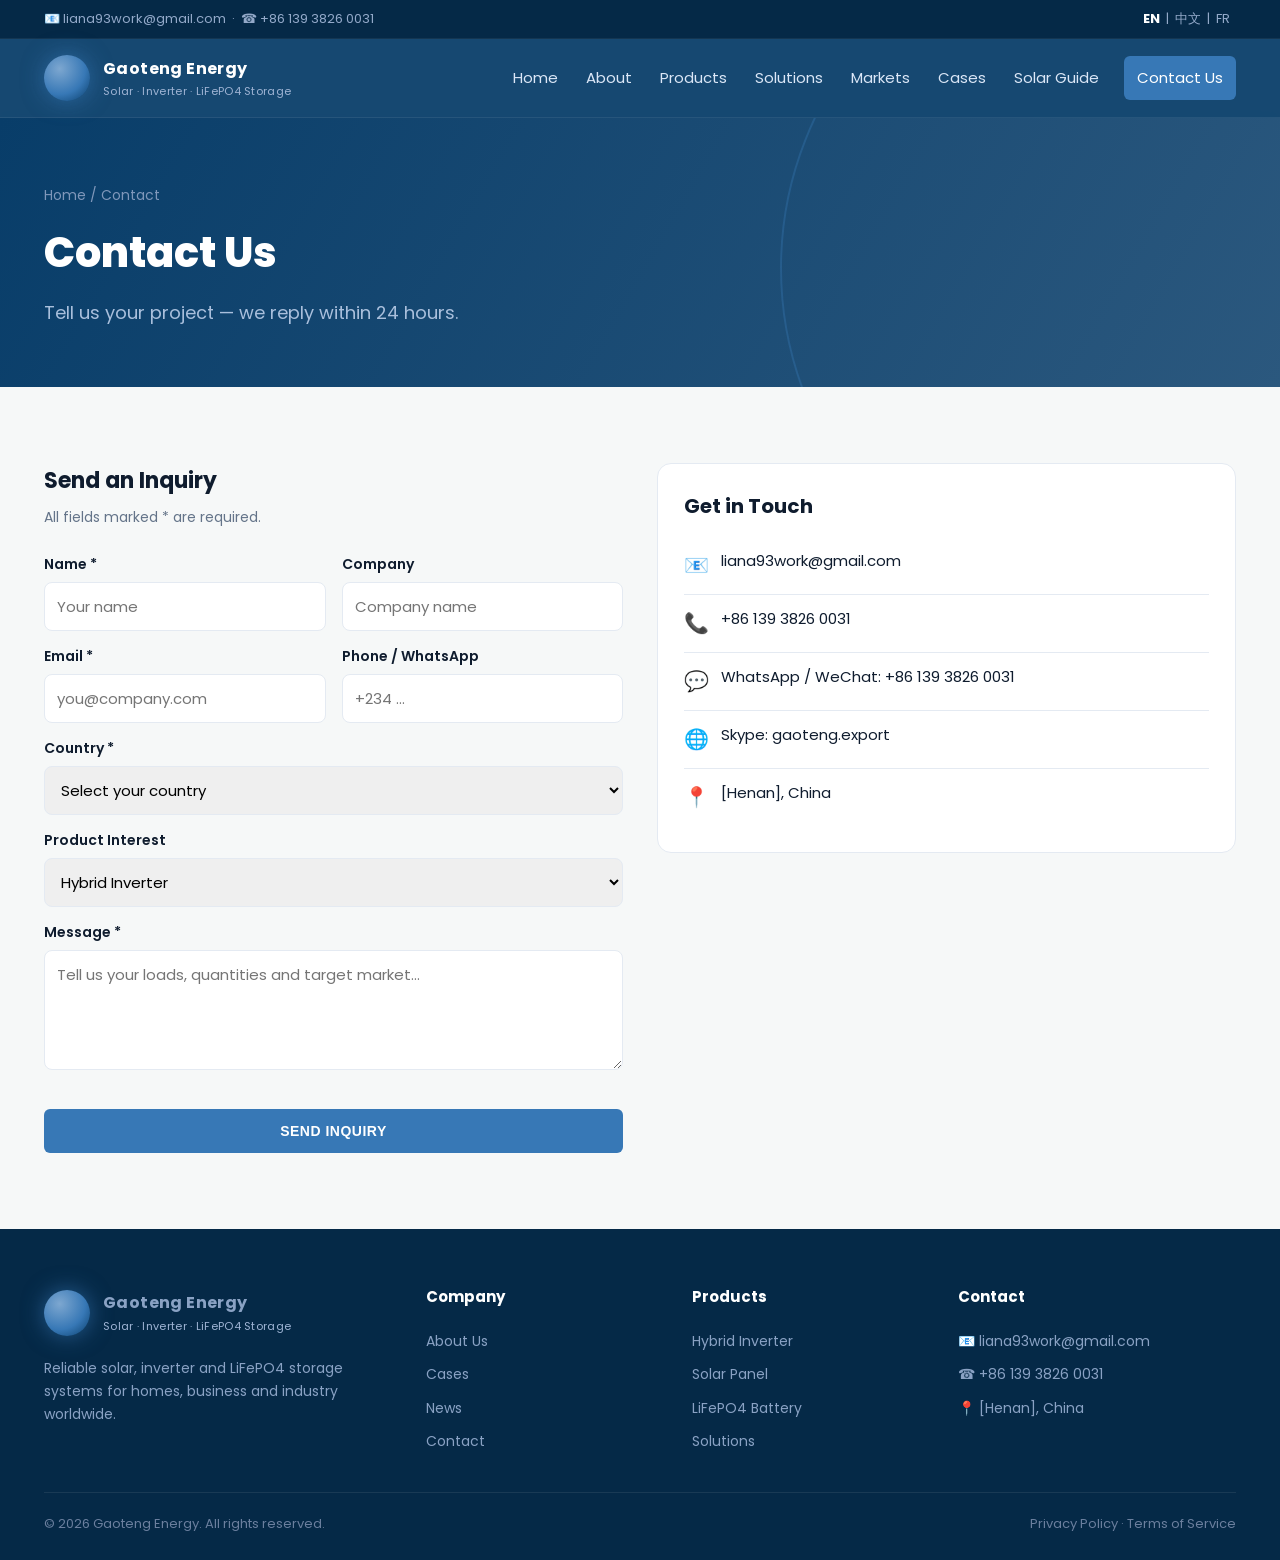
<file: contact.html>
<!DOCTYPE html>
<html lang="en">
<head>
<meta charset="UTF-8" />
<meta name="viewport" content="width=device-width, initial-scale=1.0" />
<title>Contact Us | Gaoteng Energy</title>
<link rel="stylesheet" href="styles.css" />
<!-- ===== Google SEO & Analytics (replace placeholders) ===== -->
<meta name="google-site-verification" content="REPLACE_WITH_YOUR_GSC_VERIFICATION_CODE" />
<script async src="https://www.googletagmanager.com/gtag/js?id=G-XXXXXXX"></script>
<script>window.dataLayer=window.dataLayer||[];function gtag(){dataLayer.push(arguments);}gtag('js',new Date());gtag('config','G-XXXXXXX');</script>
<script type="application/ld+json">
{
  "@context":"https://schema.org",
  "@type":"Organization",
  "name":"Gaoteng Energy",
  "url":"https://gaoteng-site.pages.dev/",
  "logo":"https://gaoteng-site.pages.dev/logo.png",
  "email":"sales@gaoteng-energy.com",
  "description":"Manufacturer of hybrid solar inverters, monocrystalline solar panels and LiFePO4 battery storage for homes, business and industry.",
  "areaServed":["Nigeria","Kenya","India","Africa","Asia"]
}
</script>
</head>
<body>
<div class="topbar"><div class="wrap"><div>📧 <span data-site="email">sales@gaoteng-energy.com</span> &nbsp;·&nbsp; ☎ <span data-site="phone">+86 xxx xxxx xxxx</span></div><div class="lang"><a class="on" href="#">EN</a>|<a href="#">中文</a>|<a href="#">FR</a></div></div></div>
<header><div class="wrap"><nav>
  <a class="brand" href="index.html"><span class="mark"></span><span><b data-site="company">Gaoteng Energy</b><small data-site="tagline">Solar · Inverter · LiFePO4 Storage</small></span></a>
  <div class="menu" id="menu">
    <a href="index.html">Home</a><a href="about.html">About</a><a href="products.html">Products</a>
    <a href="solutions.html">Solutions</a><a href="markets.html">Markets</a><a href="cases.html">Cases</a>
    <a href="news.html">News</a><a class="cta active" href="contact.html">Contact Us</a>
  </div>
  <button class="hamb" onclick="document.getElementById('menu').style.display=(document.getElementById('menu').style.display==='flex'?'none':'flex')">☰</button>
</nav></div></header>

<!-- ===== 页面板块（由 content/pages/contact.json 控制，可在后台增删/排序）===== -->
<main id="gt-page" data-page="contact">

<section class="phead"><span class="arc"></span><div class="wrap"><div class="crumb">Home / Contact</div><h1>Contact Us</h1><p>Tell us your project — we reply within 24 hours.</p></div></section>

<section>
  <div class="wrap">
    <div class="form-grid">
      <form onsubmit="event.preventDefault();alert('Thank you! In the live site this form sends your message to our sales inbox.');">
        <h2 style="font-size:22px;margin-bottom:6px">Send an Inquiry</h2>
        <p style="color:var(--muted);font-size:14px;margin-bottom:10px">All fields marked * are required.</p>
        <div class="row">
          <div><label>Name *</label><input type="text" required placeholder="Your name" /></div>
          <div><label>Company</label><input type="text" placeholder="Company name" /></div>
        </div>
        <div class="row">
          <div><label>Email *</label><input type="email" required placeholder="you@company.com" /></div>
          <div><label>Phone / WhatsApp</label><input type="text" placeholder="+234 ..." /></div>
        </div>
        <label>Country *</label>
        <select required><option value="">Select your country</option><option>Nigeria</option><option>Kenya</option><option>South Africa</option><option>Ghana</option><option>Egypt</option><option>India</option><option>Other</option></select>
        <label>Product Interest</label>
        <select><option>Hybrid Inverter</option><option>Solar Panel</option><option>LiFePO4 Battery</option><option>Complete System</option><option>Distributor / Wholesale</option></select>
        <label>Message *</label>
        <textarea required placeholder="Tell us your loads, quantities and target market..."></textarea>
        <br/><br/><button class="btn blue" type="submit" style="width:100%">SEND INQUIRY</button>
      </form>
      <div>
        <div class="contact-card">
          <h2 style="font-size:20px;margin-bottom:14px">Get in Touch</h2>
          <div class="line"><span class="ic">📧</span><span>sales@gaoteng-energy.com</span></div>
          <div class="line"><span class="ic">📞</span><span>+86 xxx xxxx xxxx</span></div>
          <div class="line"><span class="ic">💬</span><span>WhatsApp / WeChat: +86 xxx xxxx xxxx</span></div>
          <div class="line"><span class="ic">🌐</span><span>Skype: gaoteng.export</span></div>
          <div class="line"><span class="ic">📍</span><span>[Your Factory Address], China</span></div>
        </div>
        <div class="contact-card" style="margin-top:20px">
          <h3 style="font-size:17px;margin-bottom:10px">Regional Support</h3>
          <div class="line"><span class="ic">🇳🇬</span><span>Nigeria: SONCAP &amp; Paystack support</span></div>
          <div class="line"><span class="ic">🇰🇪</span><span>Kenya: KEBS &amp; M-Pesa support</span></div>
          <div class="line"><span class="ic">🇮🇳</span><span>India: BIS, UPI &amp; COD support</span></div>
        </div>
      </div>
    </div>
  </div>
</section>

</main>

<footer><div class="wrap"><div class="fgrid">
  <div><a class="brand" href="index.html" style="margin-bottom:16px"><span class="mark"></span><span><b data-site="company">Gaoteng Energy</b><small data-site="tagline">Solar · Inverter · LiFePO4 Storage</small></span></a><p style="color:#8aa2c4" data-site="footerAbout">Reliable solar, inverter and LiFePO4 storage systems worldwide.</p></div>
  <div><h4>Company</h4><a href="about.html">About Us</a><a href="cases.html">Cases</a><a href="news.html">News</a><a href="contact.html">Contact</a></div>
  <div><h4>Products</h4><a href="products.html">Hybrid Inverter</a><a href="products.html">Solar Panel</a><a href="products.html">LiFePO4 Battery</a><a href="solutions.html">Solutions</a></div>
  <div><h4>Contact</h4><a href="#">📧 <span data-site="email">sales@gaoteng-energy.com</span></a><a href="#">☎ <span data-site="phone">+86 xxx xxxx xxxx</span></a><a href="#">📍 <span data-site="address">[Your City], China</span></a></div>
</div><div class="fbottom"><span>© 2026 Gaoteng Energy. All rights reserved.</span><span>Privacy Policy · Terms of Service</span></div></div></footer>
<script src="render.js"></script>
</body>
</html>
</file>
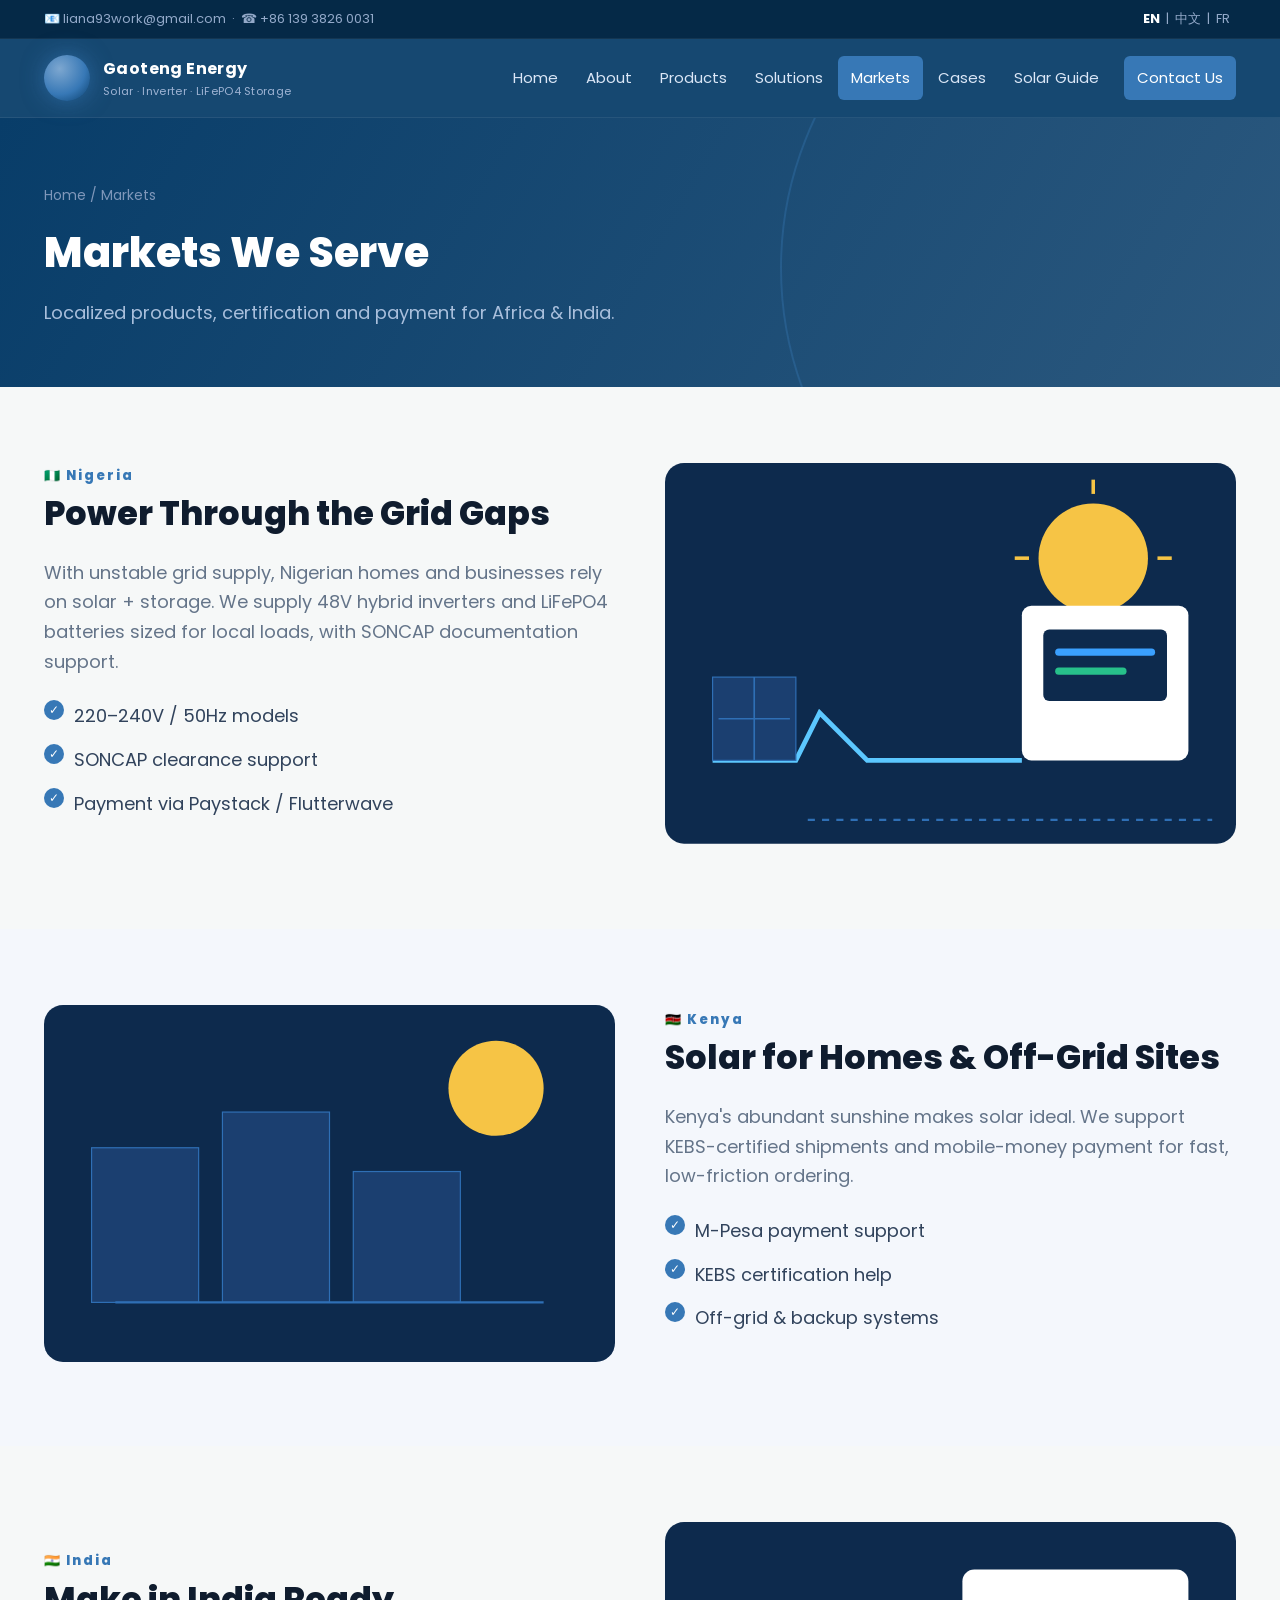
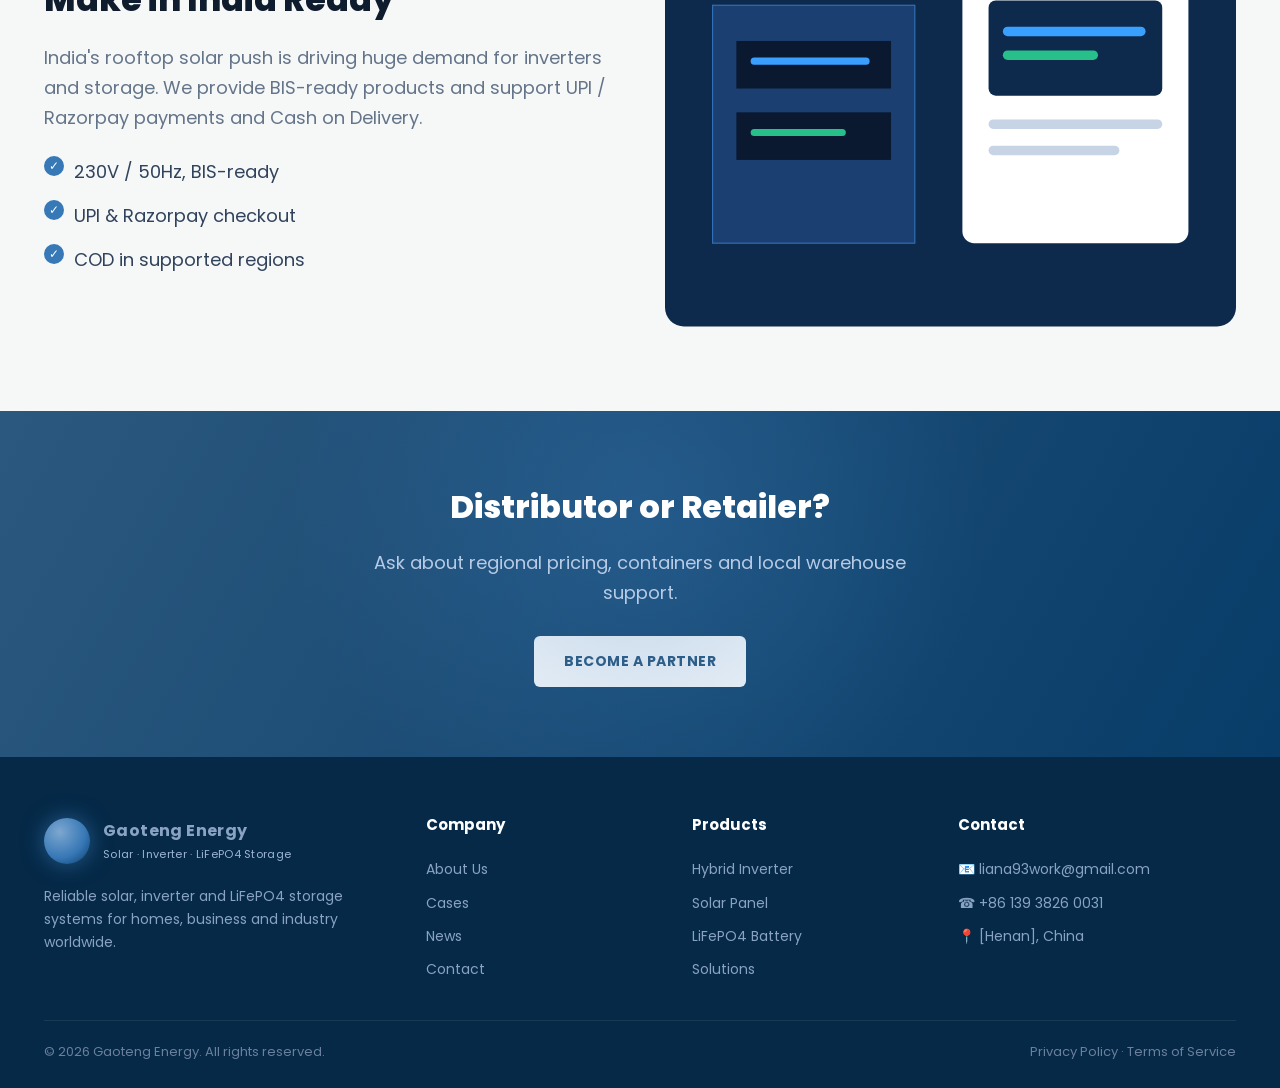
<file: markets.html>
<!DOCTYPE html>
<html lang="en">
<head>
<meta charset="UTF-8" />
<meta name="viewport" content="width=device-width, initial-scale=1.0" />
<title>Markets — Africa & India | Gaoteng Energy</title>
<link rel="stylesheet" href="styles.css" />
<!-- ===== Google SEO & Analytics (replace placeholders) ===== -->
<meta name="google-site-verification" content="REPLACE_WITH_YOUR_GSC_VERIFICATION_CODE" />
<script async src="https://www.googletagmanager.com/gtag/js?id=G-XXXXXXX"></script>
<script>window.dataLayer=window.dataLayer||[];function gtag(){dataLayer.push(arguments);}gtag('js',new Date());gtag('config','G-XXXXXXX');</script>
<script type="application/ld+json">
{
  "@context":"https://schema.org",
  "@type":"Organization",
  "name":"Gaoteng Energy",
  "url":"https://gaoteng-site.pages.dev/",
  "logo":"https://gaoteng-site.pages.dev/logo.png",
  "email":"sales@gaoteng-energy.com",
  "description":"Manufacturer of hybrid solar inverters, monocrystalline solar panels and LiFePO4 battery storage for homes, business and industry.",
  "areaServed":["Nigeria","Kenya","India","Africa","Asia"]
}
</script>
</head>
<body>
<div class="topbar"><div class="wrap"><div>📧 <span data-site="email">sales@gaoteng-energy.com</span> &nbsp;·&nbsp; ☎ <span data-site="phone">+86 xxx xxxx xxxx</span></div><div class="lang"><a class="on" href="#">EN</a>|<a href="#">中文</a>|<a href="#">FR</a></div></div></div>
<header><div class="wrap"><nav>
  <a class="brand" href="index.html"><span class="mark"></span><span><b data-site="company">Gaoteng Energy</b><small data-site="tagline">Solar · Inverter · LiFePO4 Storage</small></span></a>
  <div class="menu" id="menu">
    <a href="index.html">Home</a><a href="about.html">About</a><a href="products.html">Products</a>
    <a href="solutions.html">Solutions</a><a class="active" href="markets.html">Markets</a><a href="cases.html">Cases</a>
    <a href="news.html">News</a><a class="cta" href="contact.html">Contact Us</a>
  </div>
  <button class="hamb" onclick="document.getElementById('menu').style.display=(document.getElementById('menu').style.display==='flex'?'none':'flex')">☰</button>
</nav></div></header>

<!-- ===== 页面板块（由 content/pages/markets.json 控制，可在后台增删/排序）===== -->
<main id="gt-page" data-page="markets">

<section class="phead"><span class="arc"></span><div class="wrap"><div class="crumb">Home / Markets</div><h1>Markets We Serve</h1><p>Localized products, certification and payment for Africa &amp; India.</p></div></section>

<section id="nigeria">
  <div class="wrap"><div class="split">
    <div>
      <div class="kick" style="color:var(--blue);font-weight:800;letter-spacing:2px;font-size:13px">🇳🇬 Nigeria</div>
      <h2>Power Through the Grid Gaps</h2>
      <p>With unstable grid supply, Nigerian homes and businesses rely on solar + storage. We supply 48V hybrid inverters and LiFePO4 batteries sized for local loads, with SONCAP documentation support.</p>
      <ul class="checks"><li>220–240V / 50Hz models</li><li>SONCAP clearance support</li><li>Payment via Paystack / Flutterwave</li></ul>
    </div>
    <div><svg viewBox="0 0 480 300" width="100%"><rect width="480" height="300" rx="16" fill="#0d2a4d"/><circle cx="380" cy="70" r="40" fill="#f6c445"/><rect x="40" y="120" width="90" height="130" fill="#1b3f70" stroke="#2f6fb5"/><rect x="150" y="90" width="90" height="160" fill="#1b3f70" stroke="#2f6fb5"/><rect x="260" y="140" width="90" height="110" fill="#1b3f70" stroke="#2f6fb5"/><path d="M60 250h360" stroke="#2f6fb5" stroke-width="2"/></svg></div>
  </div></div>
</section>

<section id="kenya" class="soft">
  <div class="wrap"><div class="split">
    <div><svg viewBox="0 0 480 300" width="100%"><rect width="480" height="300" rx="16" fill="#0d2a4d"/><circle cx="380" cy="70" r="40" fill="#f6c445"/><rect x="60" y="150" width="360" height="90" rx="10" fill="#1b3f70" stroke="#2f6fb5"/><rect x="90" y="180" width="120" height="30" rx="6" fill="#0a1830"/><rect x="230" y="180" width="150" height="30" rx="6" fill="#0a1830"/></svg></div>
    <div>
      <div class="kick" style="color:var(--blue);font-weight:800;letter-spacing:2px;font-size:13px">🇰🇪 Kenya</div>
      <h2>Solar for Homes &amp; Off-Grid Sites</h2>
      <p>Kenya's abundant sunshine makes solar ideal. We support KEBS-certified shipments and mobile-money payment for fast, low-friction ordering.</p>
      <ul class="checks"><li>M-Pesa payment support</li><li>KEBS certification help</li><li>Off-grid &amp; backup systems</li></ul>
    </div>
  </div></div>
</section>

<section id="india">
  <div class="wrap"><div class="split">
    <div>
      <div class="kick" style="color:var(--blue);font-weight:800;letter-spacing:2px;font-size:13px">🇮🇳 India</div>
      <h2>Make in India Ready</h2>
      <p>India's rooftop solar push is driving huge demand for inverters and storage. We provide BIS-ready products and support UPI / Razorpay payments and Cash on Delivery.</p>
      <ul class="checks"><li>230V / 50Hz, BIS-ready</li><li>UPI &amp; Razorpay checkout</li><li>COD in supported regions</li></ul>
    </div>
    <div><svg viewBox="0 0 480 300" width="100%"><rect width="480" height="300" rx="16" fill="#0d2a4d"/><circle cx="100" cy="70" r="40" fill="#f6c445"/><rect x="120" y="120" width="120" height="130" rx="8" fill="#1b3f70" stroke="#2f6fb5"/><rect x="260" y="90" width="140" height="160" rx="8" fill="#fff"/><rect x="282" y="116" width="96" height="50" rx="5" fill="#0d2a4d"/><rect x="294" y="132" width="72" height="6" rx="3" fill="#3aa0ff"/><rect x="294" y="148" width="50" height="6" rx="3" fill="#27c08a"/></svg></div>
  </div></div>
</section>

<section class="band" style="padding:66px 0"><span class="globe"></span><div class="wrap">
  <h2>Distributor or Retailer?</h2><p>Ask about regional pricing, containers and local warehouse support.</p>
  <a href="contact.html" class="btn light">BECOME A PARTNER</a>
</div></section>

</main>

<footer><div class="wrap"><div class="fgrid">
  <div><a class="brand" href="index.html" style="margin-bottom:16px"><span class="mark"></span><span><b data-site="company">Gaoteng Energy</b><small data-site="tagline">Solar · Inverter · LiFePO4 Storage</small></span></a><p style="color:#8aa2c4" data-site="footerAbout">Reliable solar, inverter and LiFePO4 storage systems worldwide.</p></div>
  <div><h4>Company</h4><a href="about.html">About Us</a><a href="cases.html">Cases</a><a href="news.html">News</a><a href="contact.html">Contact</a></div>
  <div><h4>Products</h4><a href="products.html">Hybrid Inverter</a><a href="products.html">Solar Panel</a><a href="products.html">LiFePO4 Battery</a><a href="solutions.html">Solutions</a></div>
  <div><h4>Contact</h4><a href="#">📧 <span data-site="email">sales@gaoteng-energy.com</span></a><a href="#">☎ <span data-site="phone">+86 xxx xxxx xxxx</span></a><a href="#">📍 <span data-site="address">[Your City], China</span></a></div>
</div><div class="fbottom"><span>© 2026 Gaoteng Energy. All rights reserved.</span><span>Privacy Policy · Terms of Service</span></div></div></footer>
<script src="render.js"></script>
</body>
</html>
</file>
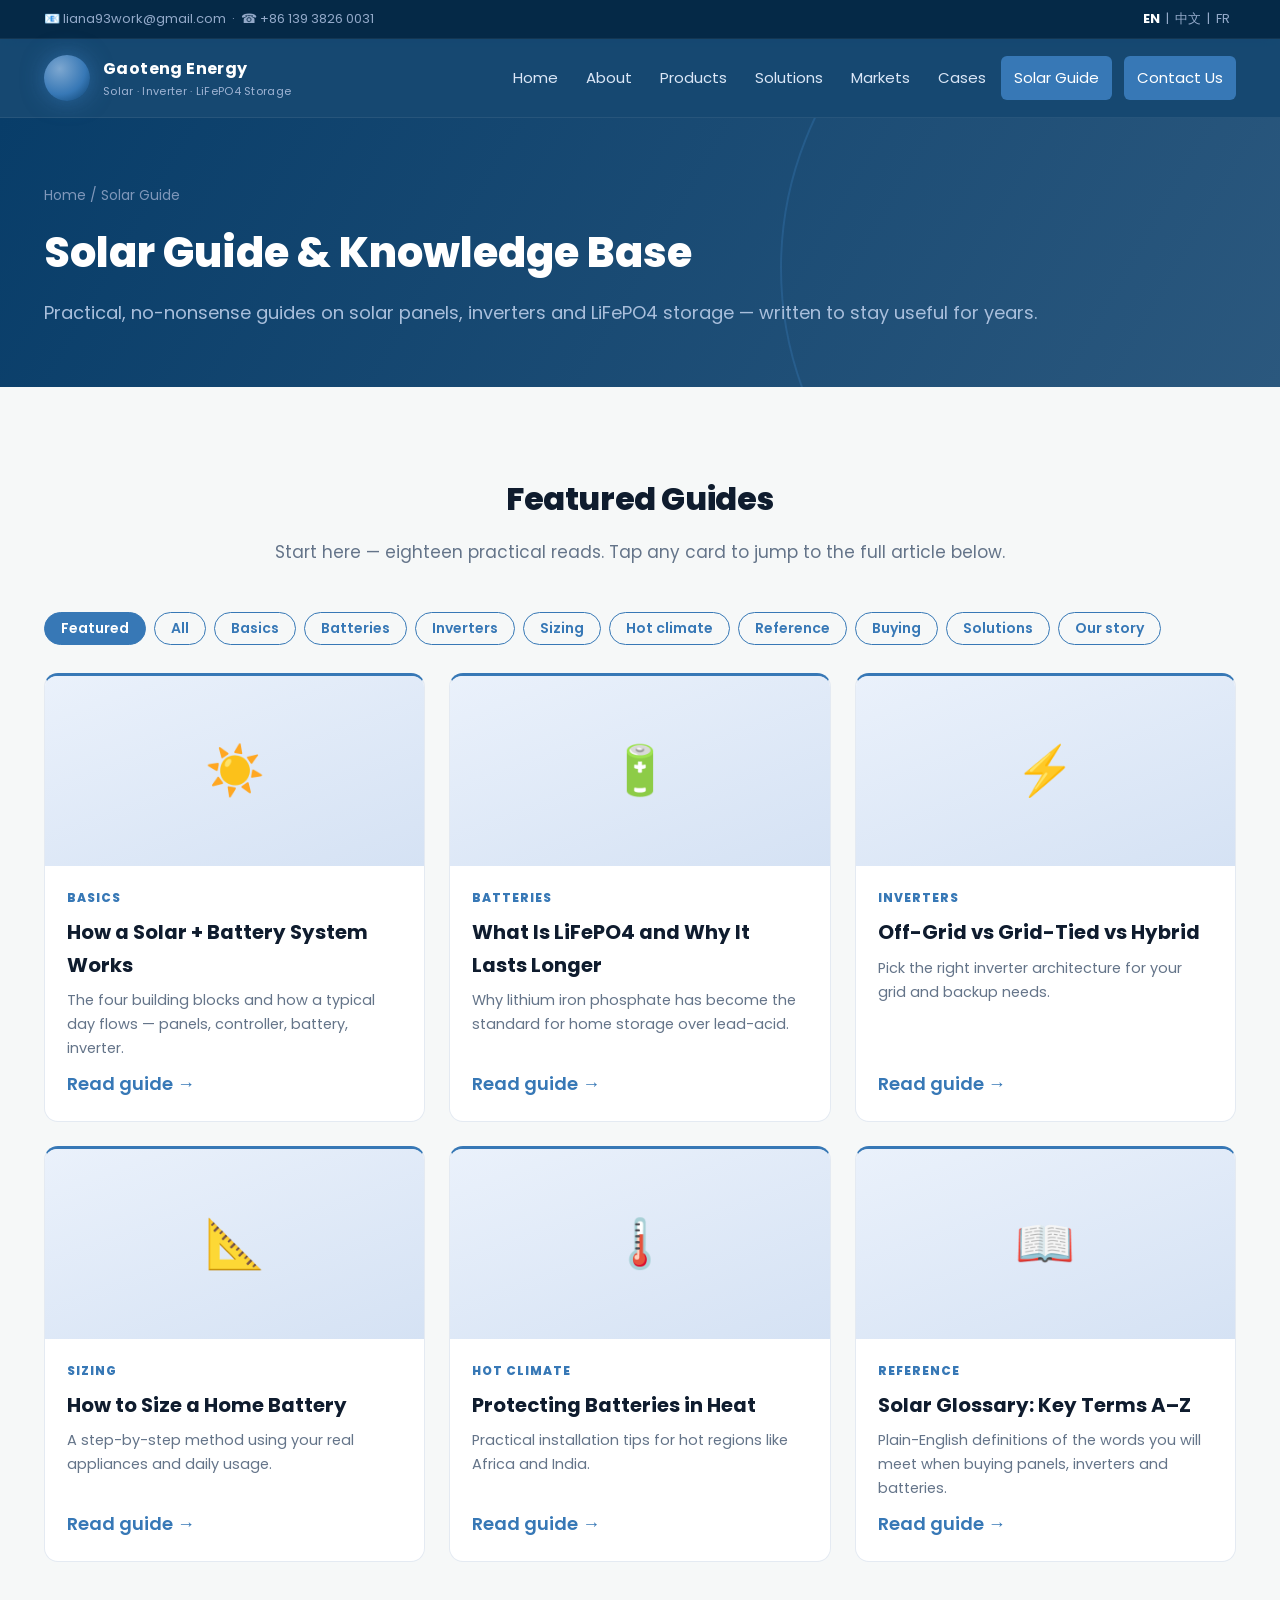
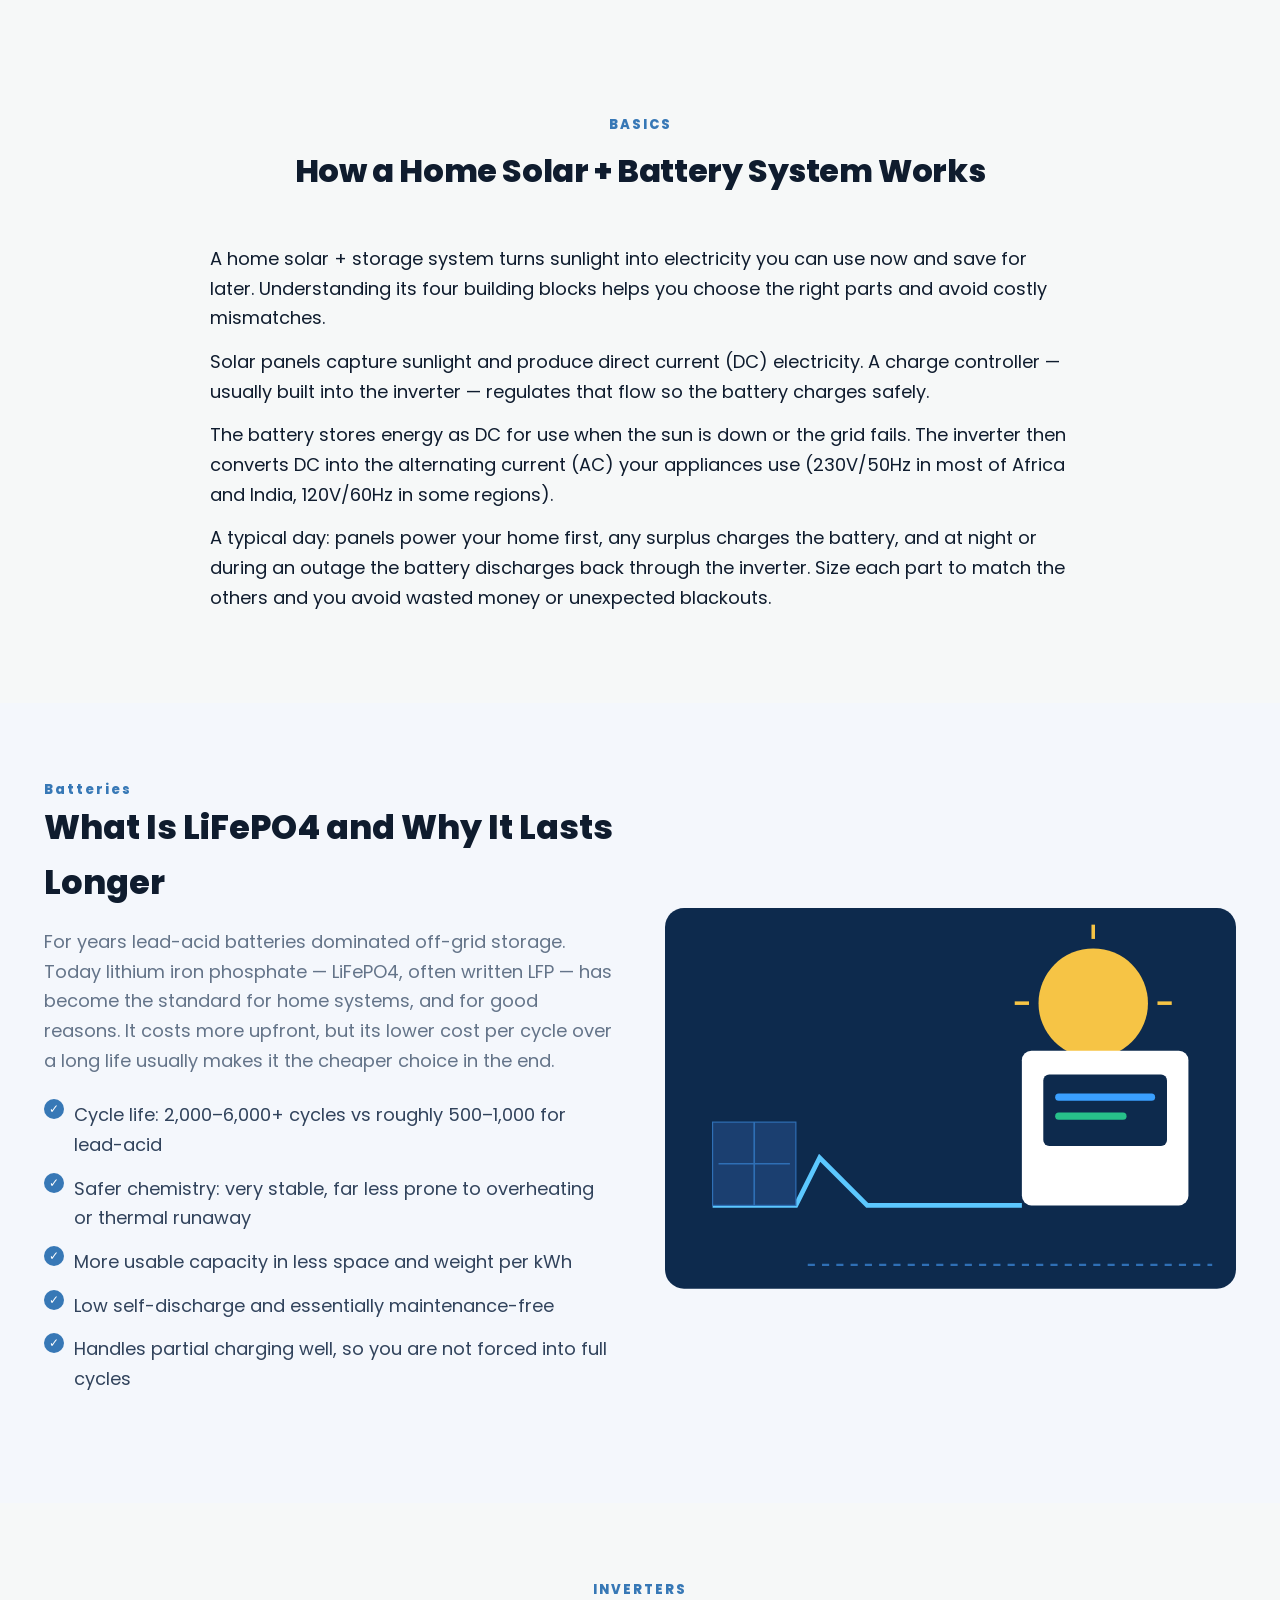
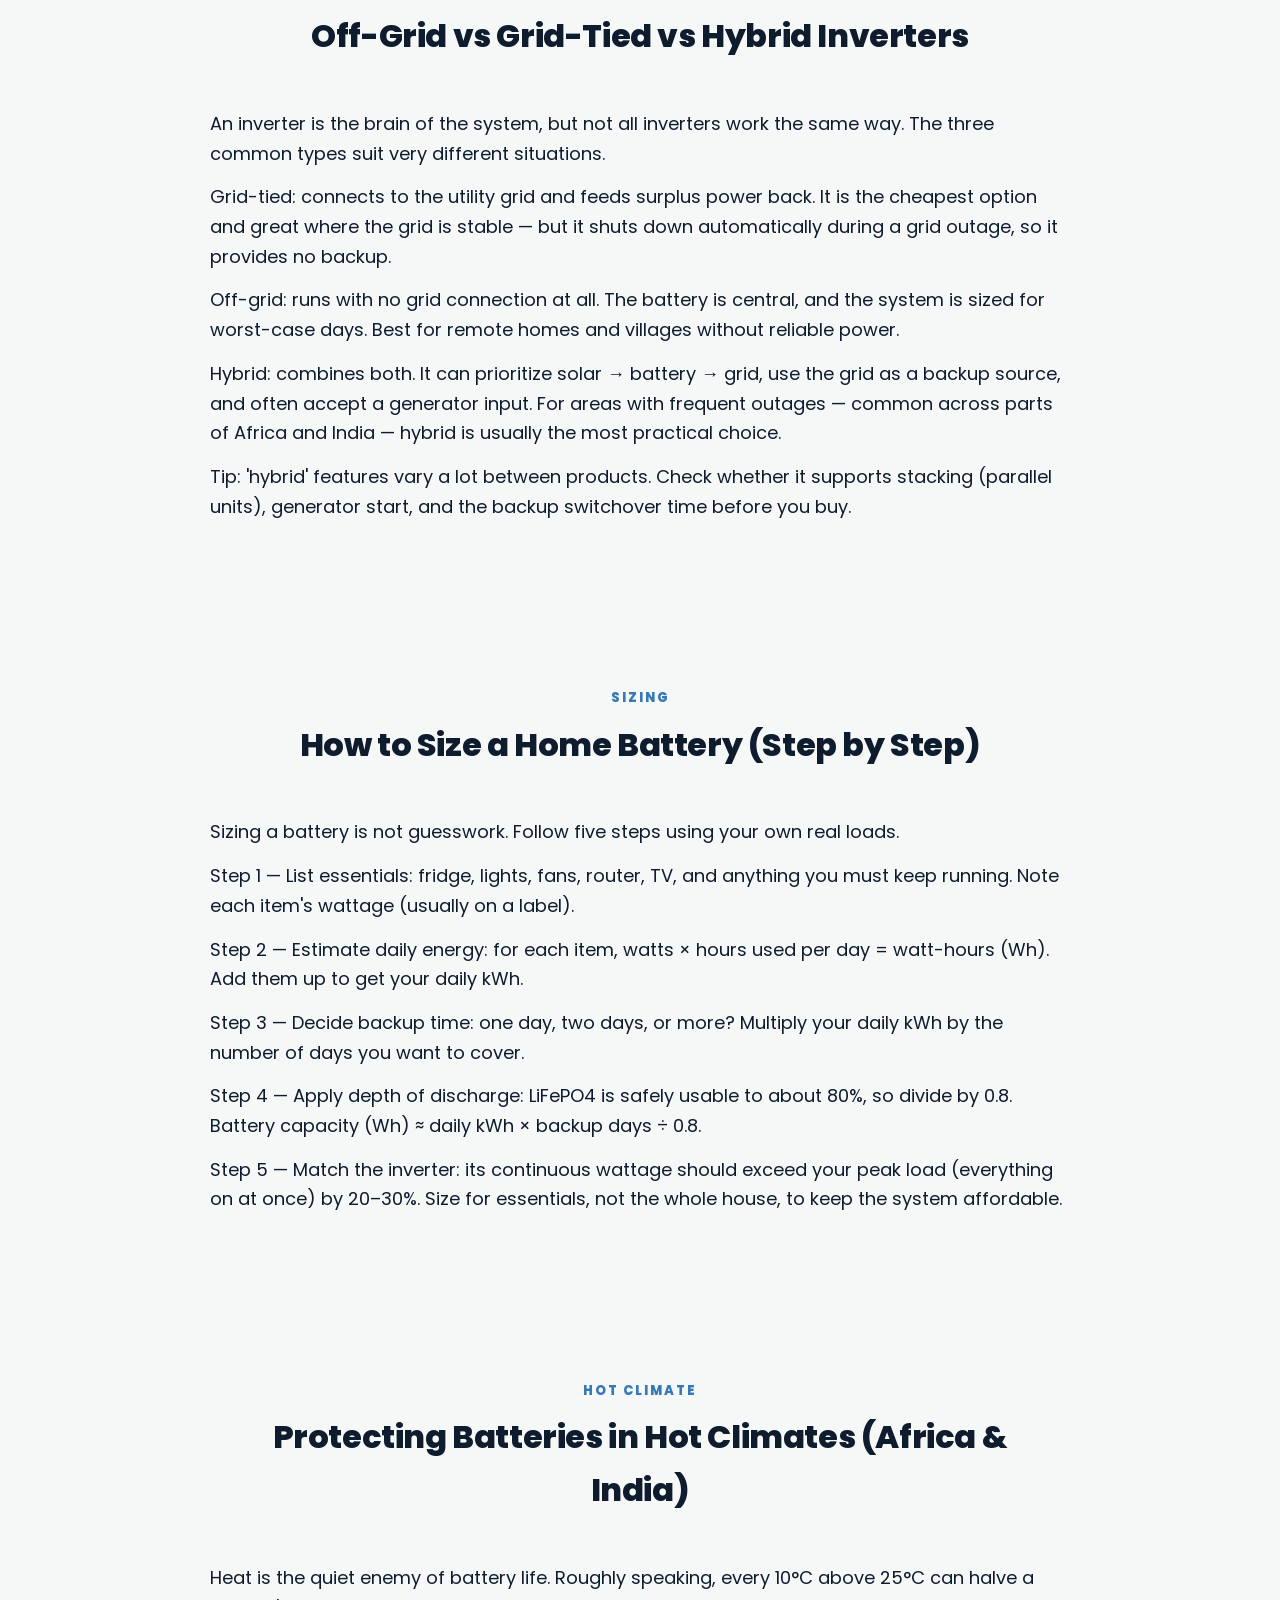
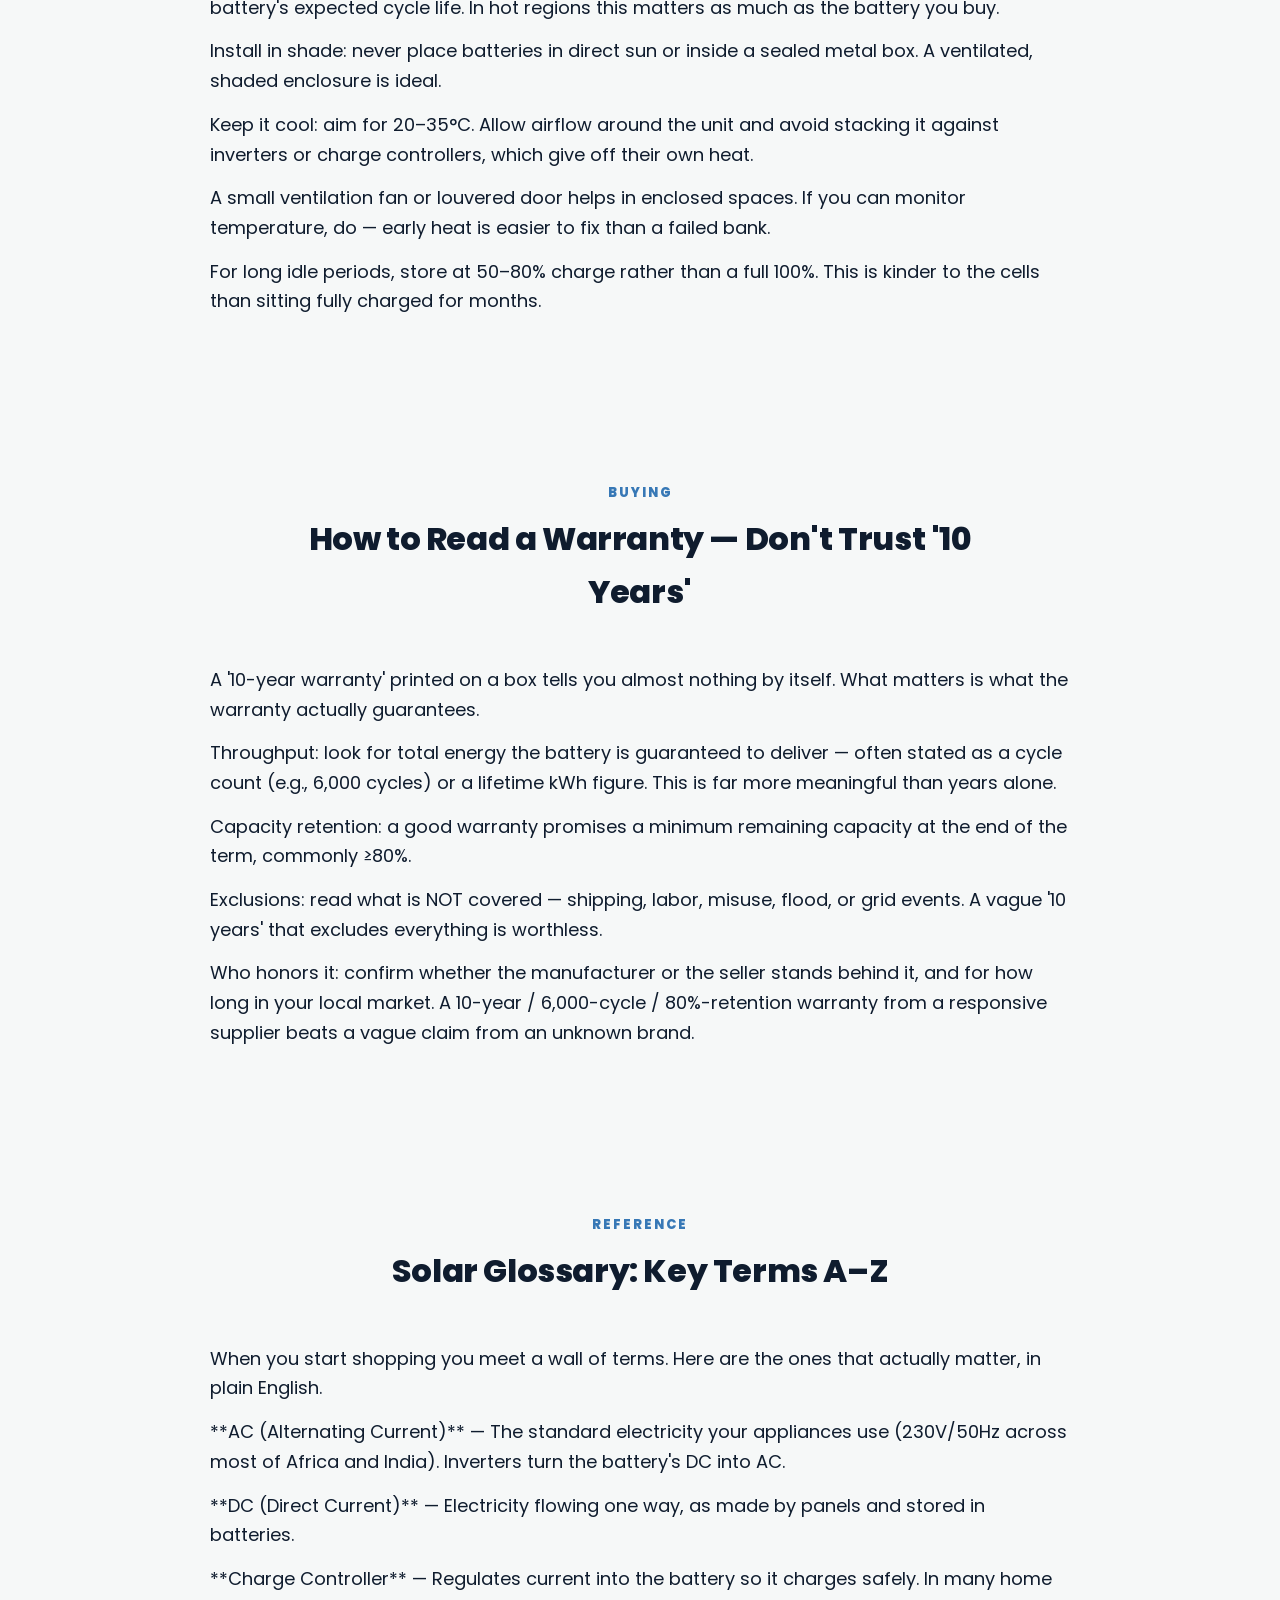
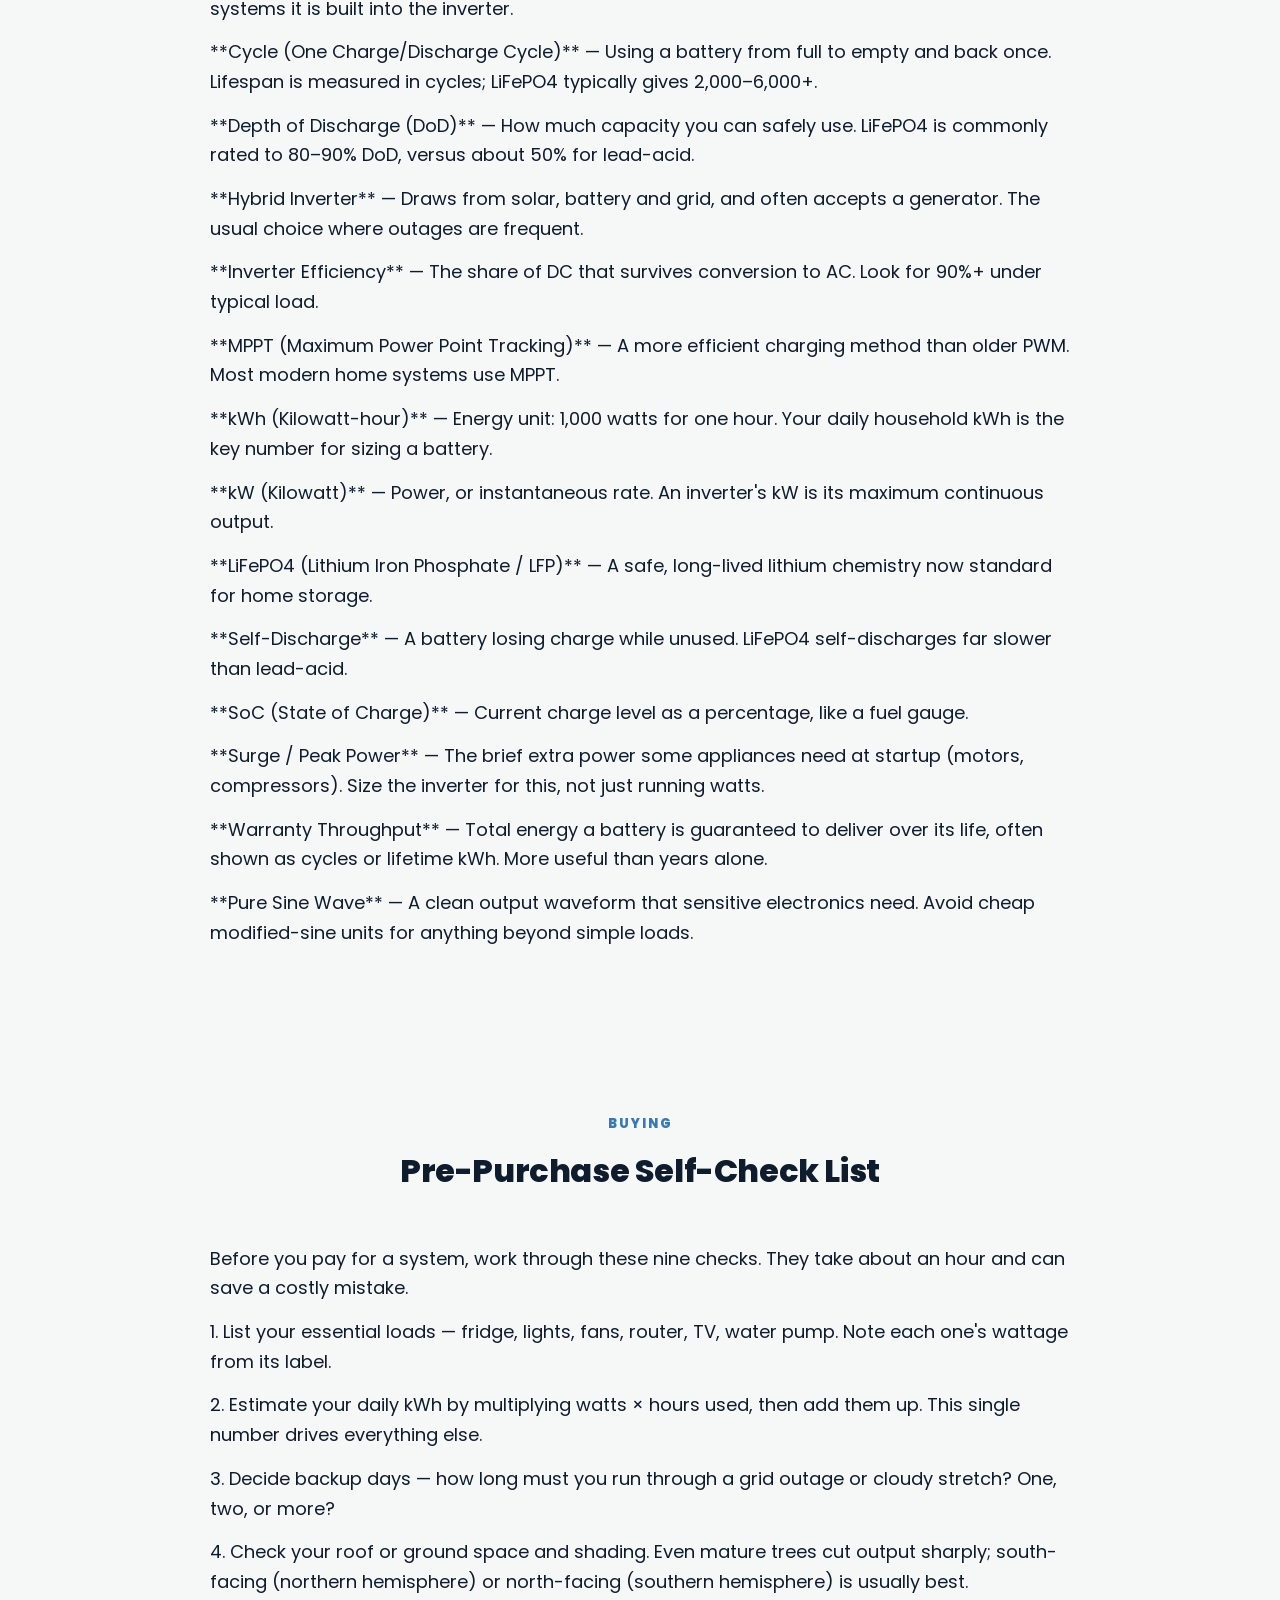
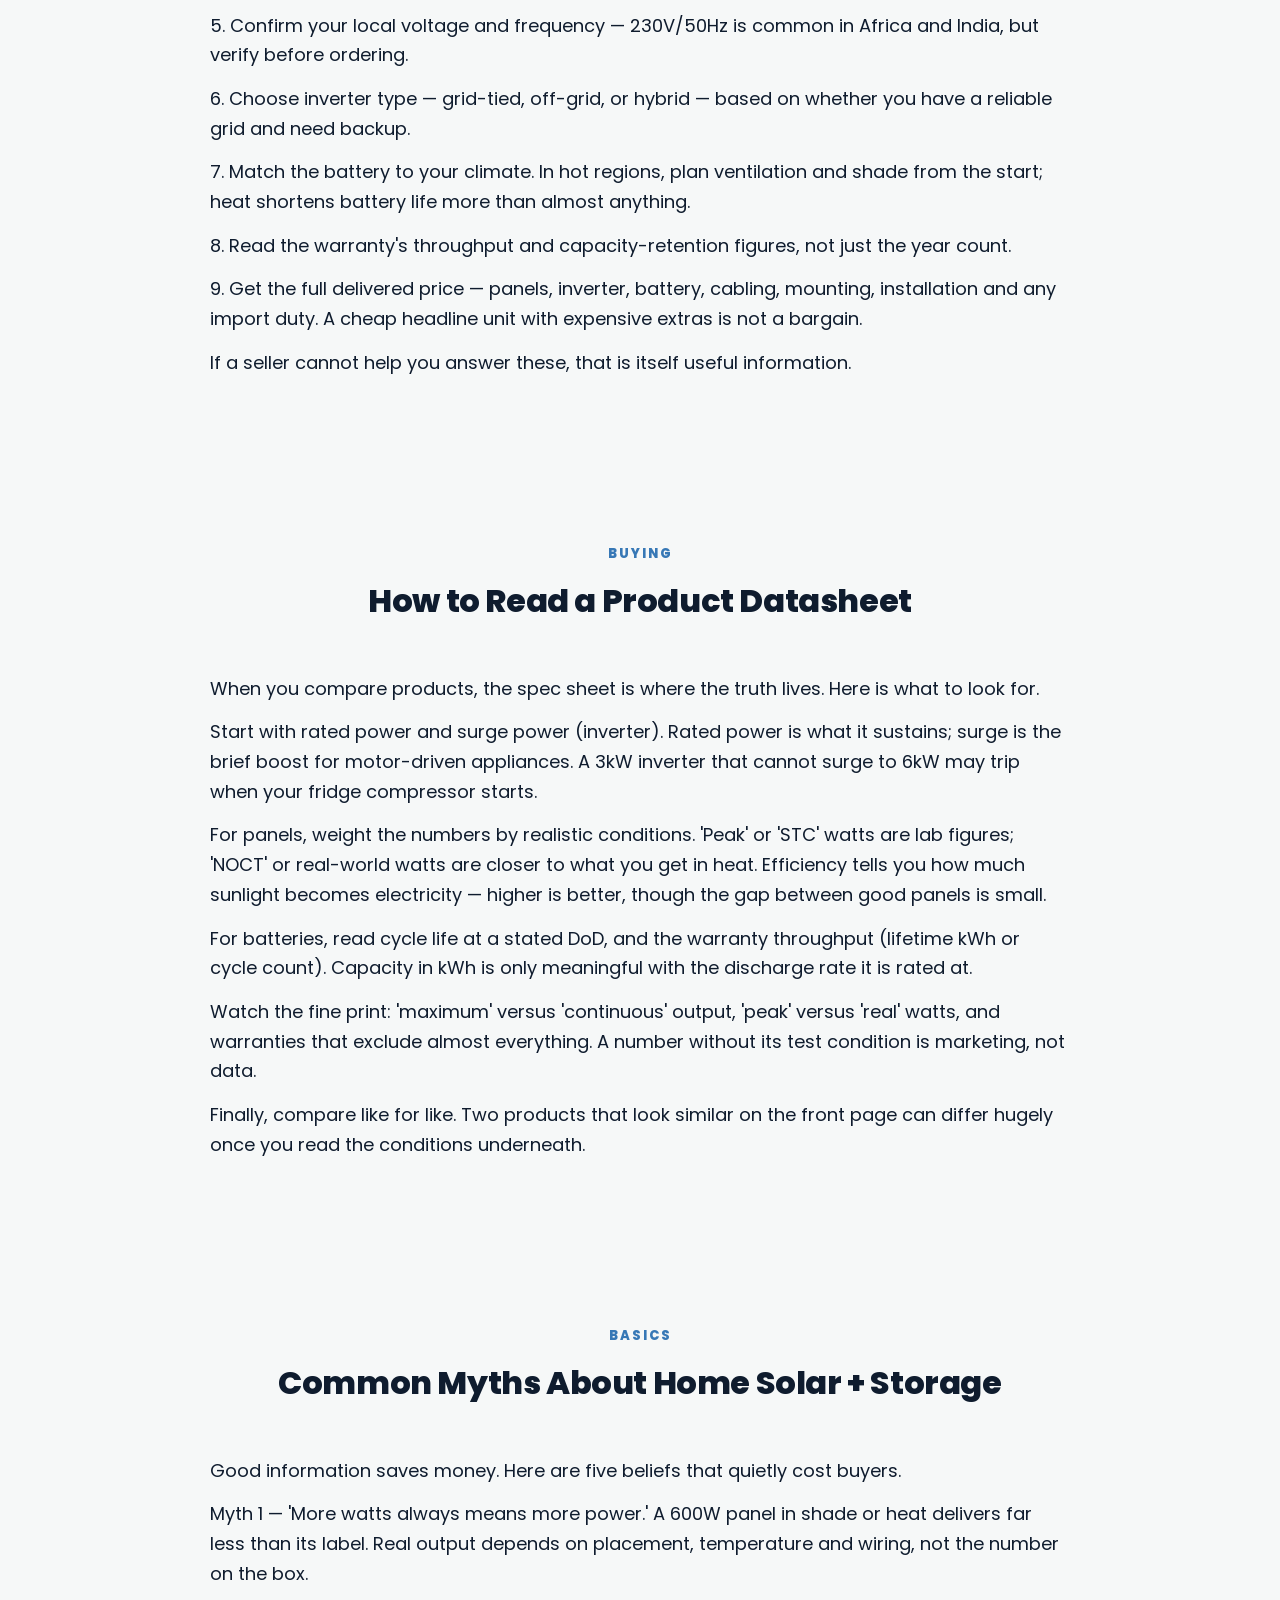
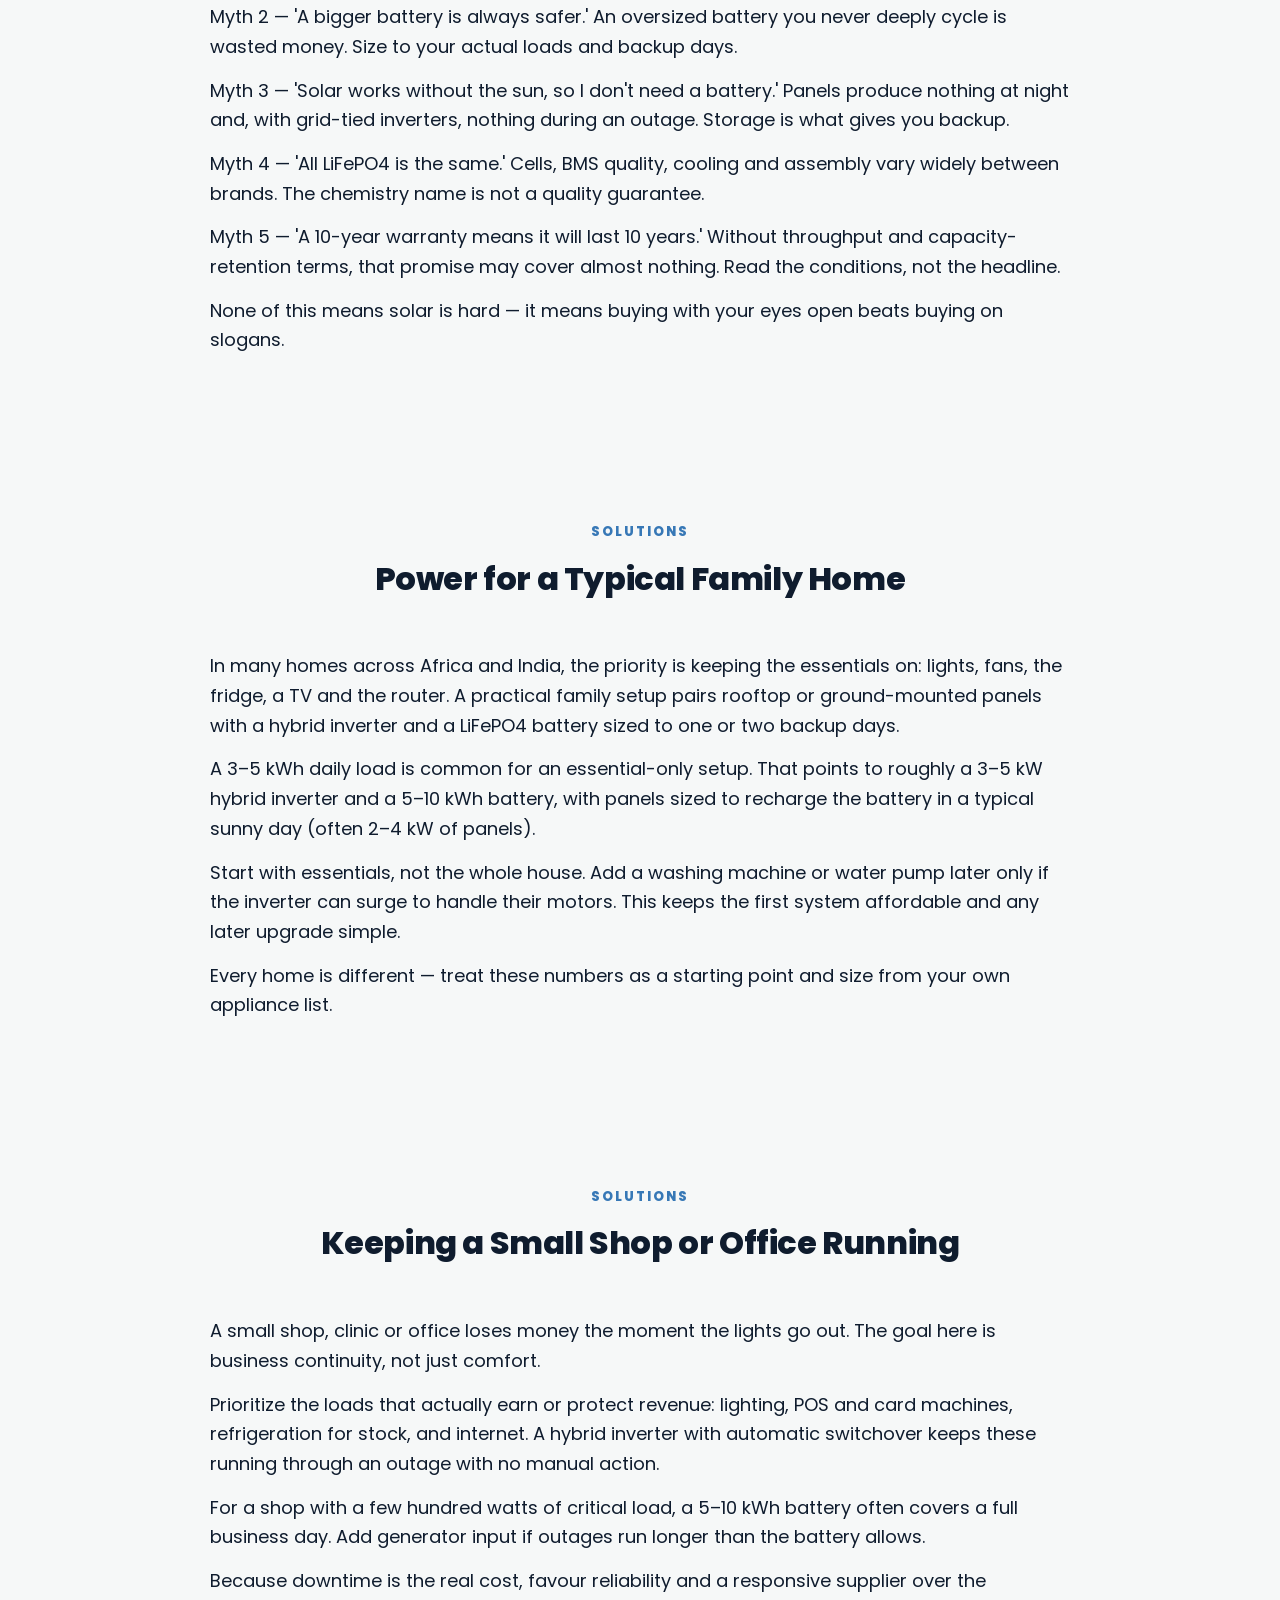
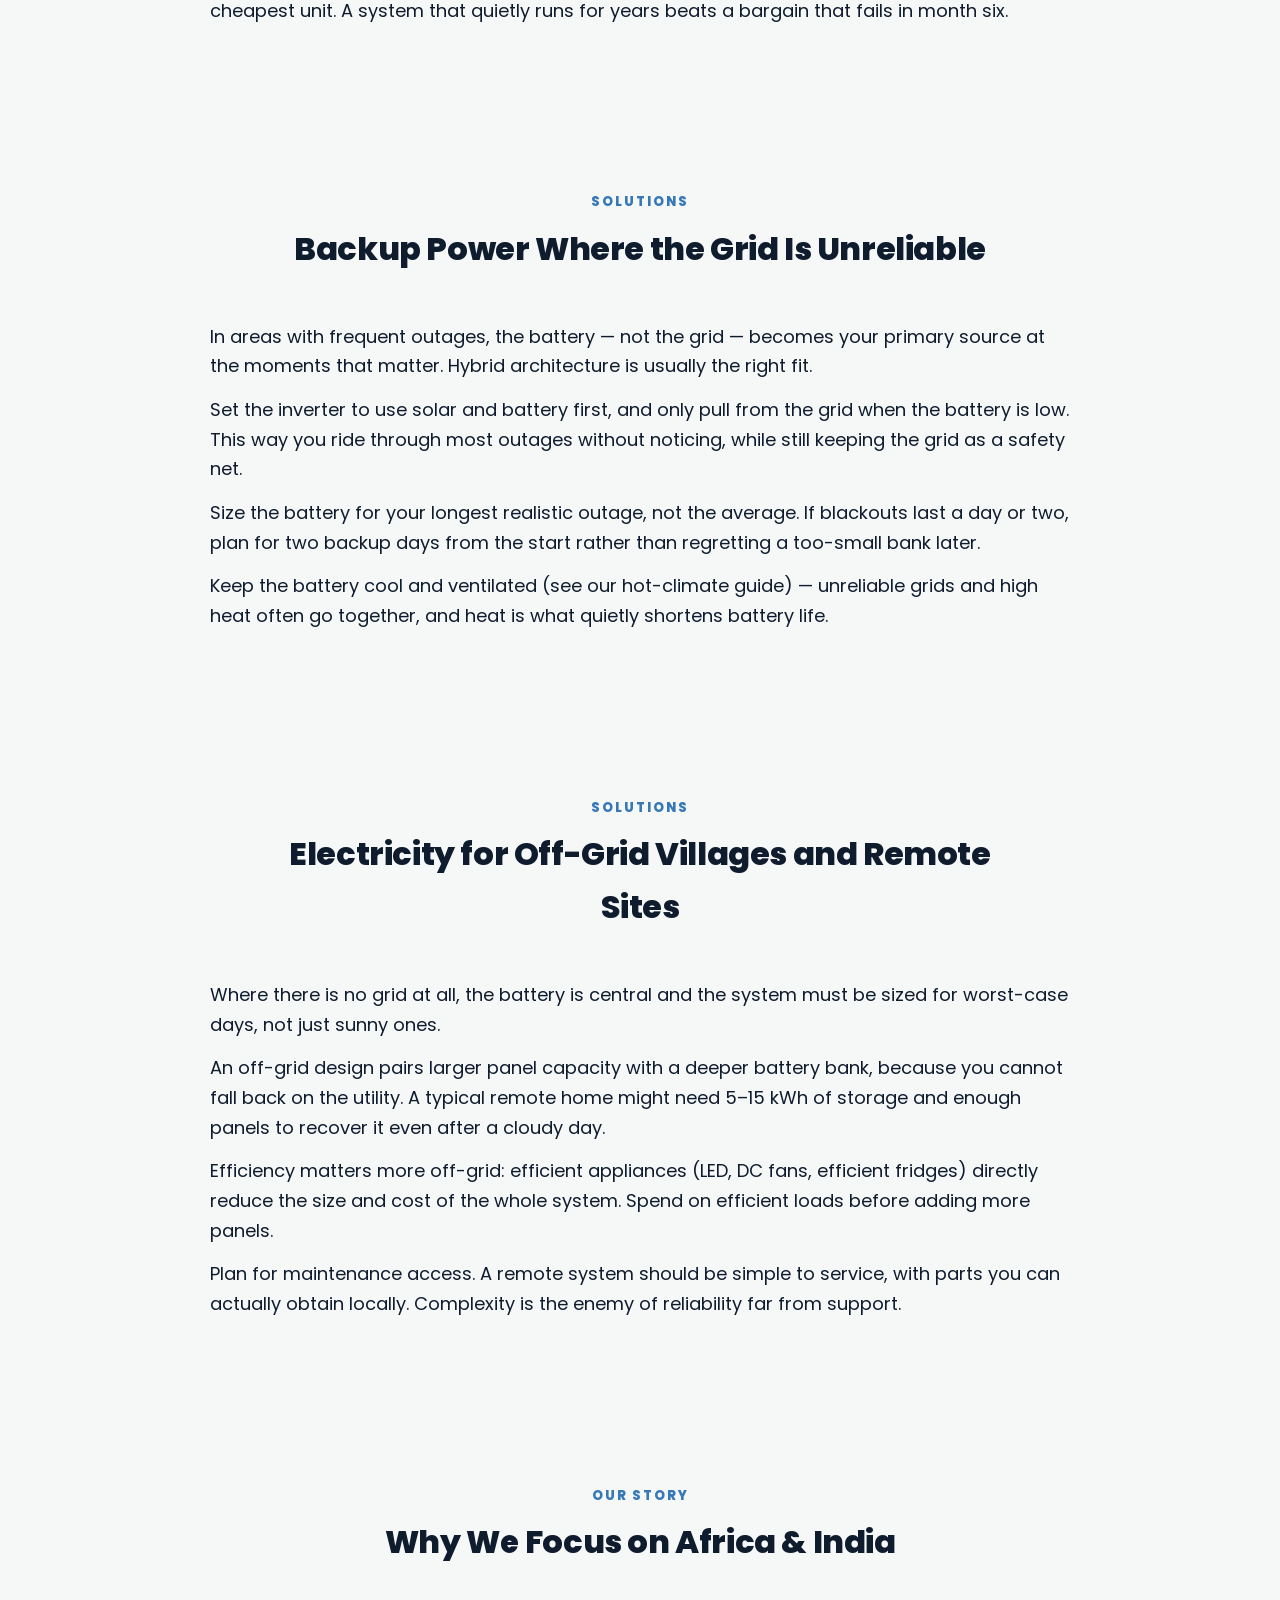
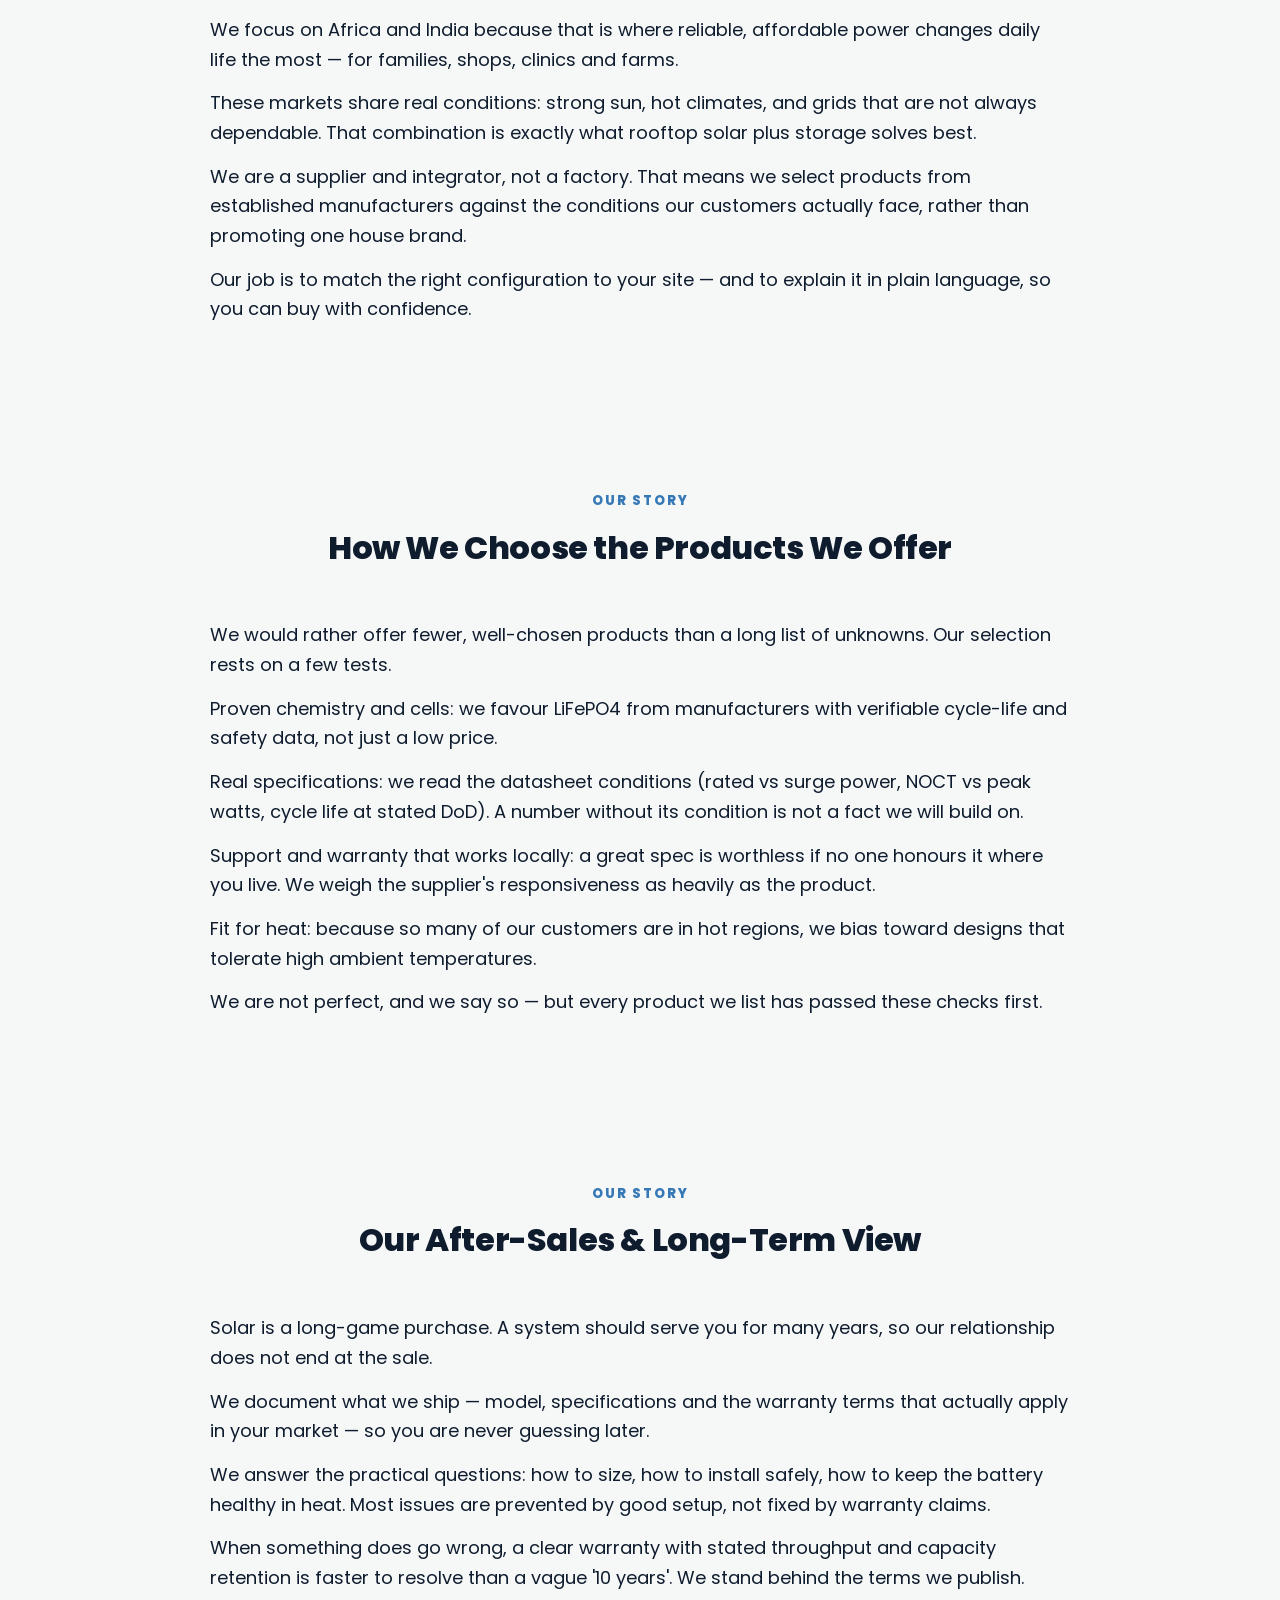
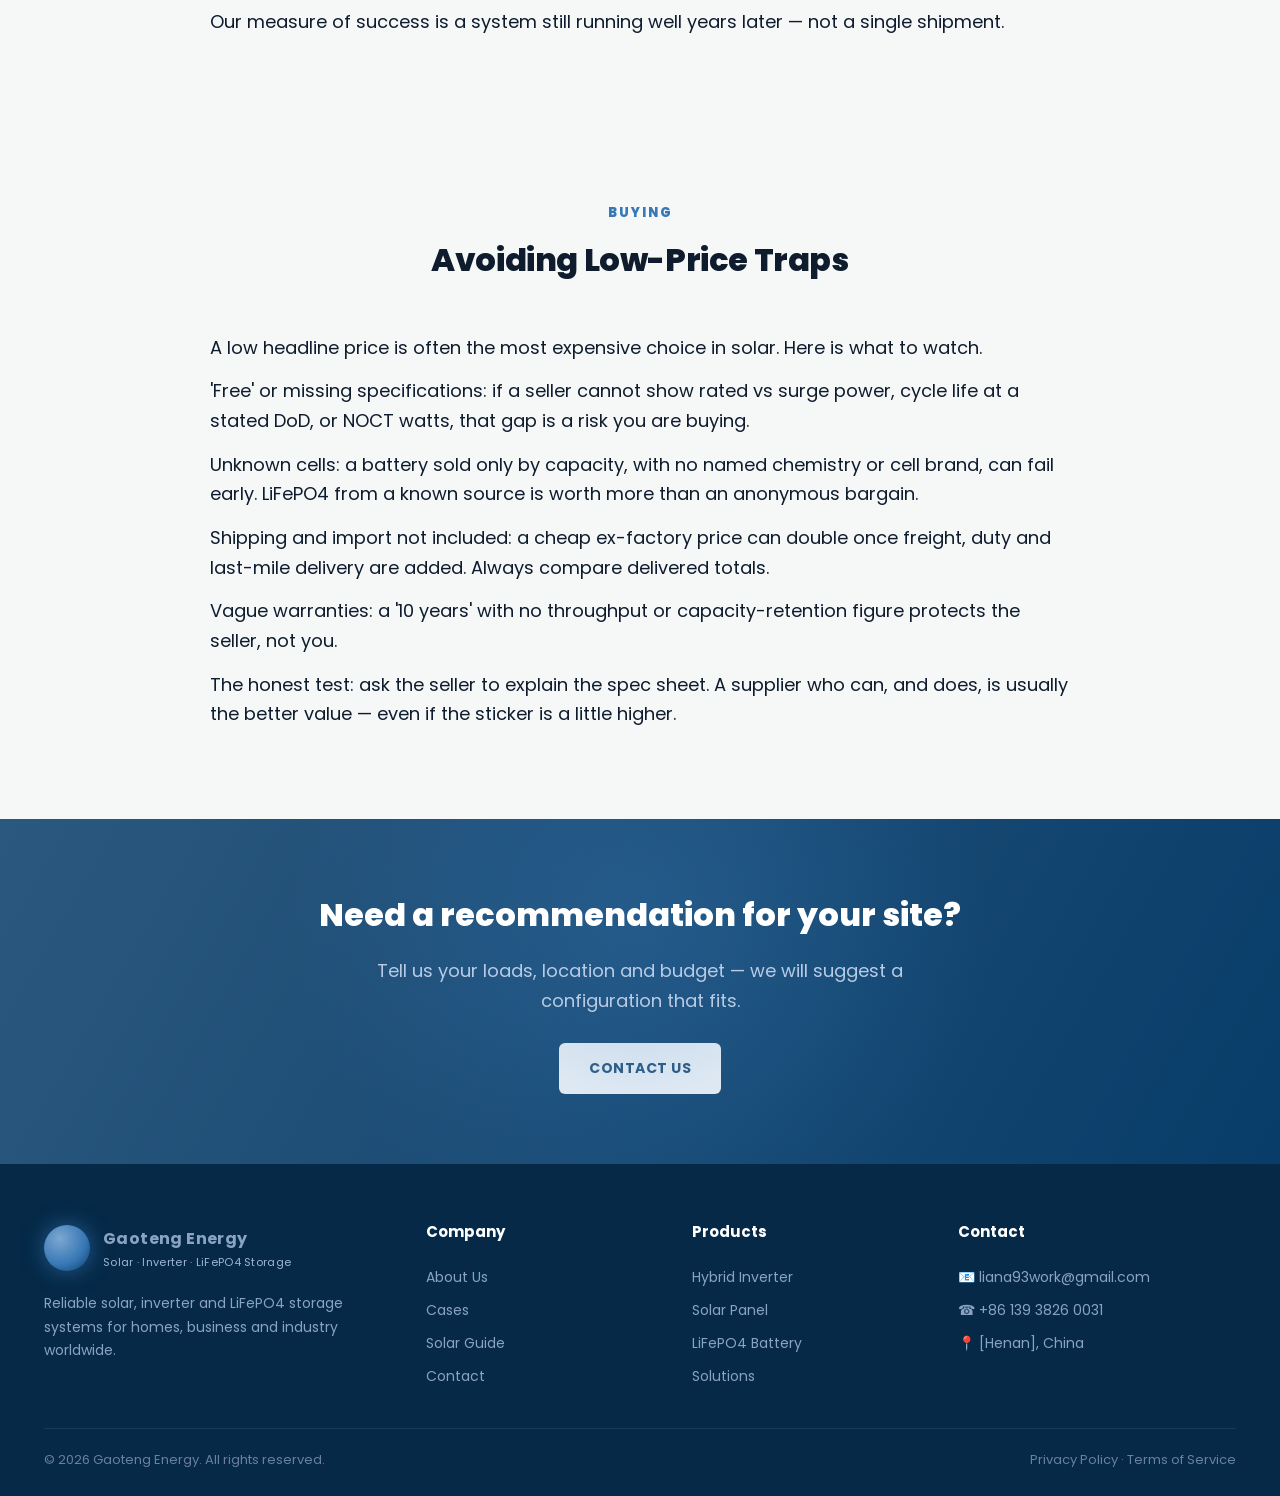
<file: news.html>
<!DOCTYPE html>
<html lang="en">
<head>
<meta charset="UTF-8" />
<meta name="viewport" content="width=device-width, initial-scale=1.0" />
<title>Solar Guide | Gaoteng Energy</title>
<link rel="stylesheet" href="styles.css" />
<!-- ===== Google SEO & Analytics (replace placeholders) ===== -->
<meta name="google-site-verification" content="REPLACE_WITH_YOUR_GSC_VERIFICATION_CODE" />
<script async src="https://www.googletagmanager.com/gtag/js?id=G-XXXXXXX"></script>
<script>window.dataLayer=window.dataLayer||[];function gtag(){dataLayer.push(arguments);}gtag('js',new Date());gtag('config','G-XXXXXXX');</script>
<script type="application/ld+json">
{
  "@context":"https://schema.org",
  "@type":"Organization",
  "name":"Gaoteng Energy",
  "url":"https://gaoteng-site.pages.dev/",
  "logo":"https://gaoteng-site.pages.dev/logo.png",
  "email":"sales@gaoteng-energy.com",
  "description":"Supplier and integrator of hybrid solar inverters, monocrystalline solar panels and LiFePO4 battery storage for homes, businesses and industry."
}
</script>
</head>
<body>
<div class="topbar"><div class="wrap"><div>📧 <span data-site="email">sales@gaoteng-energy.com</span> &nbsp;·&nbsp; ☎ <span data-site="phone">+86 xxx xxxx xxxx</span></div><div class="lang"><a class="on" href="#">EN</a>|<a href="#">中文</a>|<a href="#">FR</a></div></div></div>
<header><div class="wrap"><nav>
  <a class="brand" href="index.html"><span class="mark"></span><span><b data-site="company">Gaoteng Energy</b><small data-site="tagline">Solar · Inverter · LiFePO4 Storage</small></span></a>
  <div class="menu" id="menu">
    <a href="index.html">Home</a><a href="about.html">About</a><a href="products.html">Products</a>
    <a href="solutions.html">Solutions</a><a href="markets.html">Markets</a><a href="cases.html">Cases</a>
    <a class="active" href="news.html">Solar Guide</a><a class="cta" href="contact.html">Contact Us</a>
  </div>
  <button class="hamb" onclick="document.getElementById('menu').style.display=(document.getElementById('menu').style.display==='flex'?'none':'flex')">☰</button>
</nav></div></header>

<!-- ===== 页面板块（由 content/pages/news.json 控制，可在后台增删/排序）===== -->
<main id="gt-page" data-page="news">

<section class="phead"><span class="arc"></span><div class="wrap"><div class="crumb">Home / Solar Guide</div><h1>Solar Guide &amp; Knowledge Base</h1><p>Practical, no-nonsense guides on solar panels, inverters and LiFePO4 storage — written to stay useful for years.</p></div></section>

<section>
  <div class="wrap">
    <div class="sec-head"><h2>Featured Guides</h2><p>Start here — six practical reads. Tap any card to jump to the full article below.</p></div>
    <div class="cards" id="news-list">
      <div class="card"><div class="thumb thumb-emoji">☀️</div><div class="body"><div class="k">Basics</div><h3>How a Solar + Battery System Works</h3><p>The four building blocks and how a typical day flows — panels, controller, battery, inverter.</p><a class="read-more" style="display:inline-block;margin-top:8px;color:var(--blue);font-weight:600" href="#art-1">Read guide →</a></div></div>
      <div class="card"><div class="thumb thumb-emoji">🔋</div><div class="body"><div class="k">Batteries</div><h3>What Is LiFePO4 and Why It Lasts Longer</h3><p>Why lithium iron phosphate has become the standard for home storage over lead-acid.</p><a class="read-more" style="display:inline-block;margin-top:8px;color:var(--blue);font-weight:600" href="#art-2">Read guide →</a></div></div>
      <div class="card"><div class="thumb thumb-emoji">⚡</div><div class="body"><div class="k">Inverters</div><h3>Off-Grid vs Grid-Tied vs Hybrid</h3><p>Pick the right inverter architecture for your grid and backup needs.</p><a class="read-more" style="display:inline-block;margin-top:8px;color:var(--blue);font-weight:600" href="#art-3">Read guide →</a></div></div>
      <div class="card"><div class="thumb thumb-emoji">📐</div><div class="body"><div class="k">Sizing</div><h3>How to Size a Home Battery</h3><p>A step-by-step method using your real appliances and daily usage.</p><a class="read-more" style="display:inline-block;margin-top:8px;color:var(--blue);font-weight:600" href="#art-4">Read guide →</a></div></div>
      <div class="card"><div class="thumb thumb-emoji">🌡️</div><div class="body"><div class="k">Hot Climate</div><h3>Protecting Batteries in Heat</h3><p>Practical installation tips for hot regions like Africa and India.</p><a class="read-more" style="display:inline-block;margin-top:8px;color:var(--blue);font-weight:600" href="#art-5">Read guide →</a></div></div>
      <div class="card"><div class="thumb thumb-emoji">🛡️</div><div class="body"><div class="k">Buying</div><h3>How to Read a Warranty</h3><p>Why a bare '10 years' on the box tells you almost nothing.</p><a class="read-more" style="display:inline-block;margin-top:8px;color:var(--blue);font-weight:600" href="#art-6">Read guide →</a></div></div>
    </div>
  </div>
</section>

<section id="art-1" class="white"><div class="wrap"><div class="gt-text" style="max-width:860px;margin:0 auto"><div class="sec-head"><div class="kick">Basics</div><h2>How a Home Solar + Battery System Works</h2></div><p>A home solar + storage system turns sunlight into electricity you can use now and save for later. Understanding its four building blocks helps you choose the right parts and avoid costly mismatches.</p><p>Solar panels capture sunlight and produce direct current (DC) electricity. A charge controller — usually built into the inverter — regulates that flow so the battery charges safely.</p><p>The battery stores energy as DC for use when the sun is down or the grid fails. The inverter then converts DC into the alternating current (AC) your appliances use (230V/50Hz in most of Africa and India, 120V/60Hz in some regions).</p><p>A typical day: panels power your home first, any surplus charges the battery, and at night or during an outage the battery discharges back through the inverter. Size each part to match the others and you avoid wasted money or unexpected blackouts.</p></div></div></section>

<section id="art-2" class="soft"><div class="wrap"><div class="split"><div><div class="kick" style="color:var(--blue);font-weight:800;letter-spacing:2px;font-size:13px">Batteries</div><h2>What Is LiFePO4 and Why It Lasts Longer</h2><p>For years lead-acid batteries dominated off-grid storage. Today lithium iron phosphate — LiFePO4, often written LFP — has become the standard for home systems, and for good reasons. It costs more upfront, but its lower cost per cycle over a long life usually makes it the cheaper choice in the end.</p><ul class="checks"><li>Cycle life: 2,000–6,000+ cycles vs roughly 500–1,000 for lead-acid</li><li>Safer chemistry: very stable, far less prone to overheating or thermal runaway</li><li>More usable capacity in less space and weight per kWh</li><li>Low self-discharge and essentially maintenance-free</li><li>Handles partial charging well, so you are not forced into full cycles</li></ul></div><div class="gt-media"><svg viewBox="0 0 400 430" width="100%" height="100%" role="img" aria-label="Battery storage"><defs><linearGradient id="b2" x1="0" y1="0" x2="1" y2="1"><stop offset="0" stop-color="#ffffff"/><stop offset="1" stop-color="#c9d5e6"/></linearGradient></defs><rect x="120" y="40" width="160" height="350" rx="16" fill="url(#b2)" stroke="#e3eaf4"/><rect x="150" y="20" width="100" height="26" rx="6" fill="#0d2a4d"/><rect x="146" y="90" width="108" height="18" rx="4" fill="#27c08a"/><rect x="146" y="120" width="108" height="18" rx="4" fill="#27c08a"/><rect x="146" y="150" width="80" height="18" rx="4" fill="#3aa0ff"/><rect x="146" y="180" width="108" height="18" rx="4" fill="#27c08a"/><rect x="146" y="210" width="60" height="18" rx="4" fill="#3aa0ff"/><rect x="146" y="240" width="108" height="18" rx="4" fill="#27c08a"/><rect x="146" y="270" width="90" height="18" rx="4" fill="#3aa0ff"/><rect x="146" y="300" width="108" height="18" rx="4" fill="#27c08a"/></svg></div></div></div></section>

<section id="art-3" class="white"><div class="wrap"><div class="gt-text" style="max-width:860px;margin:0 auto"><div class="sec-head"><div class="kick">Inverters</div><h2>Off-Grid vs Grid-Tied vs Hybrid Inverters</h2></div><p>An inverter is the brain of the system, but not all inverters work the same way. The three common types suit very different situations.</p><p>Grid-tied: connects to the utility grid and feeds surplus power back. It is the cheapest option and great where the grid is stable — but it shuts down automatically during a grid outage, so it provides no backup.</p><p>Off-grid: runs with no grid connection at all. The battery is central, and the system is sized for worst-case days. Best for remote homes and villages without reliable power.</p><p>Hybrid: combines both. It can prioritize solar → battery → grid, use the grid as a backup source, and often accept a generator input. For areas with frequent outages — common across parts of Africa and India — hybrid is usually the most practical choice.</p><p>Tip: 'hybrid' features vary a lot between products. Check whether it supports stacking (parallel units), generator start, and the backup switchover time before you buy.</p></div></div></section>

<section id="art-4" class="white"><div class="wrap"><div class="gt-text" style="max-width:860px;margin:0 auto"><div class="sec-head"><div class="kick">Sizing</div><h2>How to Size a Home Battery (Step by Step)</h2></div><p>Sizing a battery is not guesswork. Follow five steps using your own real loads.</p><p>Step 1 — List essentials: fridge, lights, fans, router, TV, and anything you must keep running. Note each item's wattage (usually on a label).</p><p>Step 2 — Estimate daily energy: for each item, watts × hours used per day = watt-hours (Wh). Add them up to get your daily kWh.</p><p>Step 3 — Decide backup time: one day, two days, or more? Multiply your daily kWh by the number of days you want to cover.</p><p>Step 4 — Apply depth of discharge: LiFePO4 is safely usable to about 80%, so divide by 0.8. Battery capacity (Wh) ≈ daily kWh × backup days ÷ 0.8.</p><p>Step 5 — Match the inverter: its continuous wattage should exceed your peak load (everything on at once) by 20–30%. Size for essentials, not the whole house, to keep the system affordable.</p></div></div></section>

<section id="art-5" class="white"><div class="wrap"><div class="gt-text" style="max-width:860px;margin:0 auto"><div class="sec-head"><div class="kick">Hot Climate</div><h2>Protecting Batteries in Hot Climates (Africa &amp; India)</h2></div><p>Heat is the quiet enemy of battery life. Roughly speaking, every 10°C above 25°C can halve a battery's expected cycle life. In hot regions this matters as much as the battery you buy.</p><p>Install in shade: never place batteries in direct sun or inside a sealed metal box. A ventilated, shaded enclosure is ideal.</p><p>Keep it cool: aim for 20–35°C. Allow airflow around the unit and avoid stacking it against inverters or charge controllers, which give off their own heat.</p><p>A small ventilation fan or louvered door helps in enclosed spaces. If you can monitor temperature, do — early heat is easier to fix than a failed bank.</p><p>For long idle periods, store at 50–80% charge rather than a full 100%. This is kinder to the cells than sitting fully charged for months.</p></div></div></section>

<section id="art-6" class="white"><div class="wrap"><div class="gt-text" style="max-width:860px;margin:0 auto"><div class="sec-head"><div class="kick">Buying</div><h2>How to Read a Warranty — Don't Trust '10 Years'</h2></div><p>A '10-year warranty' printed on a box tells you almost nothing by itself. What matters is what the warranty actually guarantees.</p><p>Throughput: look for total energy the battery is guaranteed to deliver — often stated as a cycle count (e.g., 6,000 cycles) or a lifetime kWh figure. This is far more meaningful than years alone.</p><p>Capacity retention: a good warranty promises a minimum remaining capacity at the end of the term, commonly ≥80%.</p><p>Exclusions: read what is NOT covered — shipping, labor, misuse, flood, or grid events. A vague '10 years' that excludes everything is worthless.</p><p>Who honors it: confirm whether the manufacturer or the seller stands behind it, and for how long in your local market. A 10-year / 6,000-cycle / 80%-retention warranty from a responsive supplier beats a vague claim from an unknown brand.</p></div></div></section>

<section class="band" style="padding:66px 0"><span class="globe"></span><div class="wrap">
  <h2>Need a recommendation for your site?</h2><p>Tell us your loads, location and budget — we will suggest a configuration that fits.</p>
  <a href="contact.html" class="btn light">CONTACT US</a>
</div></section>

</main>

<footer><div class="wrap"><div class="fgrid">
  <div><a class="brand" href="index.html" style="margin-bottom:16px"><span class="mark"></span><span><b data-site="company">Gaoteng Energy</b><small data-site="tagline">Solar · Inverter · LiFePO4 Storage</small></span></a><p style="color:#8aa2c4" data-site="footerAbout">Reliable solar, inverter and LiFePO4 storage systems for homes, business and industry worldwide.</p></div>
  <div><h4>Company</h4><a href="about.html">About Us</a><a href="cases.html">Cases</a><a href="news.html">Solar Guide</a><a href="contact.html">Contact</a></div>
  <div><h4>Products</h4><a href="products.html">Hybrid Inverter</a><a href="products.html">Solar Panel</a><a href="products.html">LiFePO4 Battery</a><a href="solutions.html">Solutions</a></div>
  <div><h4>Contact</h4><a href="#">📧 <span data-site="email">sales@gaoteng-energy.com</span></a><a href="#">☎ <span data-site="phone">+86 xxx xxxx xxxx</span></a><a href="#">📍 <span data-site="address">[Your City], China</span></a></div>
</div><div class="fbottom"><span>© 2026 Gaoteng Energy. All rights reserved.</span><span>Privacy Policy · Terms of Service</span></div></div></footer>
<script src="render.js"></script>
</body>
</html>
</file>
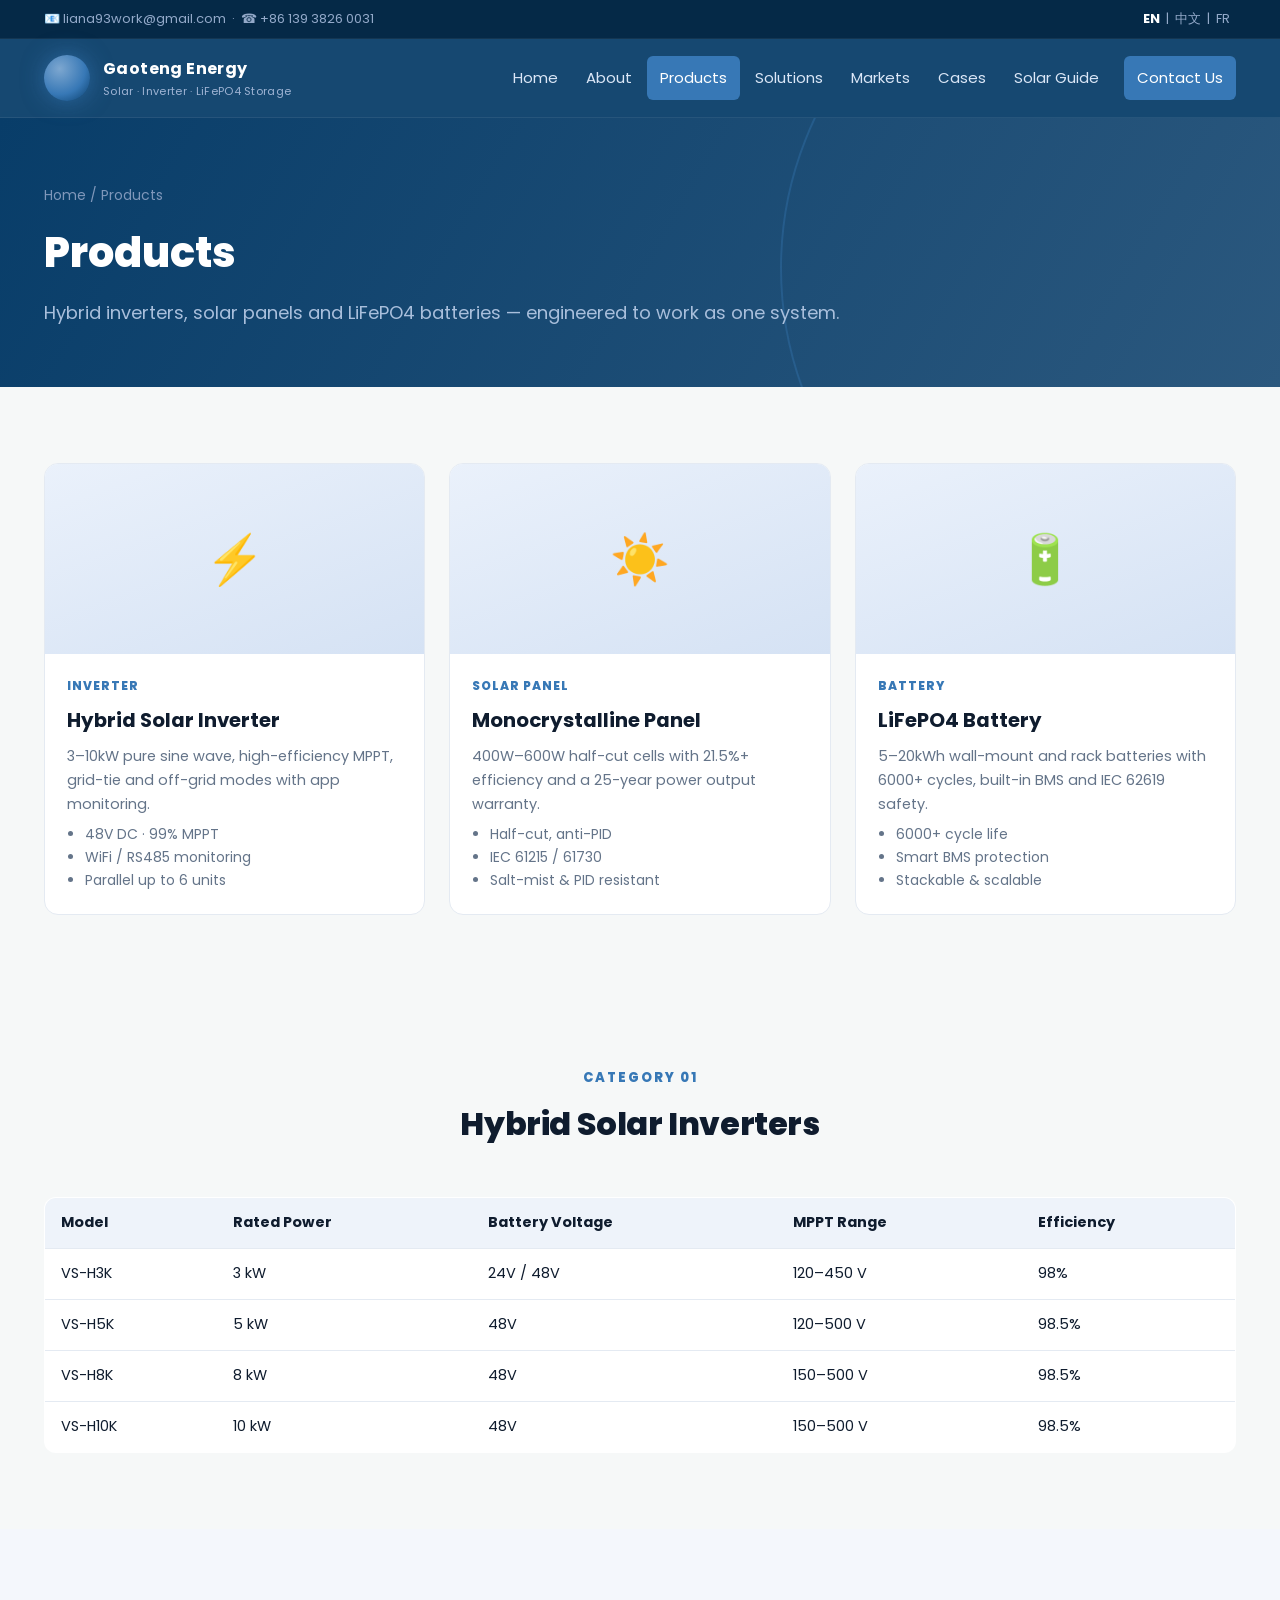
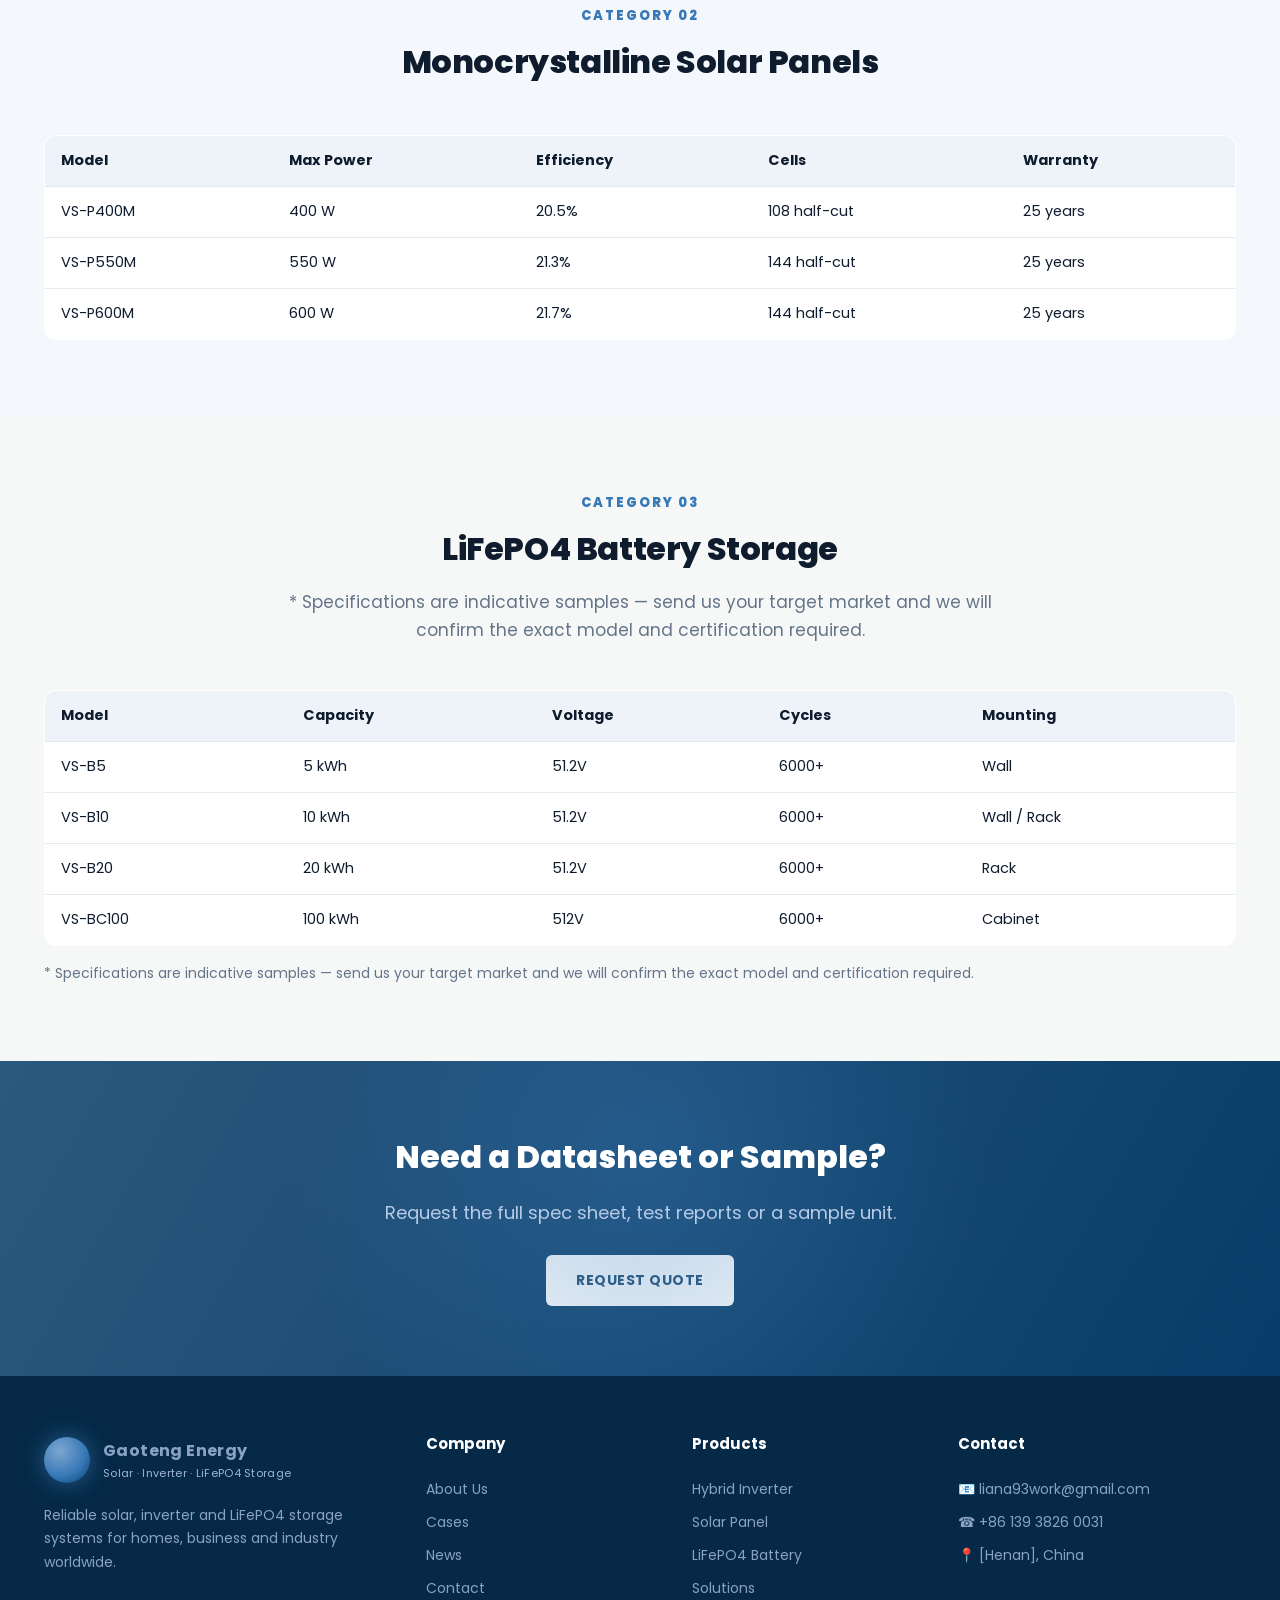
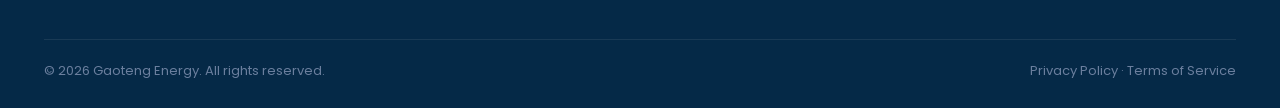
<file: products.html>
<!DOCTYPE html>
<html lang="en">
<head>
<meta charset="UTF-8" />
<meta name="viewport" content="width=device-width, initial-scale=1.0" />
<title>Products | Gaoteng Energy</title>
<link rel="stylesheet" href="styles.css" />
<!-- ===== Google SEO & Analytics (replace placeholders) ===== -->
<meta name="google-site-verification" content="REPLACE_WITH_YOUR_GSC_VERIFICATION_CODE" />
<script async src="https://www.googletagmanager.com/gtag/js?id=G-XXXXXXX"></script>
<script>window.dataLayer=window.dataLayer||[];function gtag(){dataLayer.push(arguments);}gtag('js',new Date());gtag('config','G-XXXXXXX');</script>
<script type="application/ld+json">
{
  "@context":"https://schema.org",
  "@type":"Organization",
  "name":"Gaoteng Energy",
  "url":"https://gaoteng-site.pages.dev/",
  "logo":"https://gaoteng-site.pages.dev/logo.png",
  "email":"sales@gaoteng-energy.com",
  "description":"Manufacturer of hybrid solar inverters, monocrystalline solar panels and LiFePO4 battery storage for homes, business and industry.",
  "areaServed":["Nigeria","Kenya","India","Africa","Asia"]
}
</script>
</head>
<body>
<div class="topbar"><div class="wrap"><div>📧 <span data-site="email">sales@gaoteng-energy.com</span> &nbsp;·&nbsp; ☎ <span data-site="phone">+86 xxx xxxx xxxx</span></div><div class="lang"><a class="on" href="#">EN</a>|<a href="#">中文</a>|<a href="#">FR</a></div></div></div>
<header><div class="wrap"><nav>
  <a class="brand" href="index.html"><span class="mark"></span><span><b data-site="company">Gaoteng Energy</b><small data-site="tagline">Solar · Inverter · LiFePO4 Storage</small></span></a>
  <div class="menu" id="menu">
    <a href="index.html">Home</a><a href="about.html">About</a><a class="active" href="products.html">Products</a>
    <a href="solutions.html">Solutions</a><a href="markets.html">Markets</a><a href="cases.html">Cases</a>
    <a href="news.html">News</a><a class="cta" href="contact.html">Contact Us</a>
  </div>
  <button class="hamb" onclick="document.getElementById('menu').style.display=(document.getElementById('menu').style.display==='flex'?'none':'flex')">☰</button>
</nav></div></header>

<!-- ===== 页面板块（由 content/pages/products.json 控制，可在后台增删/排序）===== -->
<main id="gt-page" data-page="products">

<section class="phead"><span class="arc"></span><div class="wrap"><div class="crumb">Home / Products</div><h1>Products</h1><p>Hybrid inverters, solar panels and LiFePO4 batteries — engineered to work as one system.</p></div></section>

<section>
  <div class="wrap">
    <div class="cards" id="product-cards" style="margin-bottom:46px"></div>
    <div class="sec-head"><div class="kick">Category 01</div><h2>Hybrid Solar Inverters</h2></div>
    <table class="spec-table">
      <tr><th>Model</th><th>Rated Power</th><th>Battery Voltage</th><th>MPPT Range</th><th>Efficiency</th></tr>
      <tr><td>VS-H3K</td><td>3 kW</td><td>24V / 48V</td><td>120–450 V</td><td>98%</td></tr>
      <tr><td>VS-H5K</td><td>5 kW</td><td>48V</td><td>120–500 V</td><td>98.5%</td></tr>
      <tr><td>VS-H8K</td><td>8 kW</td><td>48V</td><td>150–500 V</td><td>98.5%</td></tr>
      <tr><td>VS-H10K</td><td>10 kW</td><td>48V</td><td>150–500 V</td><td>98.5%</td></tr>
    </table>
  </div>
</section>

<section class="soft">
  <div class="wrap">
    <div class="sec-head"><div class="kick">Category 02</div><h2>Monocrystalline Solar Panels</h2></div>
    <table class="spec-table">
      <tr><th>Model</th><th>Max Power</th><th>Efficiency</th><th>Cells</th><th>Warranty</th></tr>
      <tr><td>VS-P400M</td><td>400 W</td><td>20.5%</td><td>108 half-cut</td><td>25 years</td></tr>
      <tr><td>VS-P550M</td><td>550 W</td><td>21.3%</td><td>144 half-cut</td><td>25 years</td></tr>
      <tr><td>VS-P600M</td><td>600 W</td><td>21.7%</td><td>144 half-cut</td><td>25 years</td></tr>
    </table>
  </div>
</section>

<section>
  <div class="wrap">
    <div class="sec-head"><div class="kick">Category 03</div><h2>LiFePO4 Battery Storage</h2></div>
    <table class="spec-table">
      <tr><th>Model</th><th>Capacity</th><th>Voltage</th><th>Cycles</th><th>Mounting</th></tr>
      <tr><td>VS-B5</td><td>5 kWh</td><td>51.2V</td><td>6000+</td><td>Wall</td></tr>
      <tr><td>VS-B10</td><td>10 kWh</td><td>51.2V</td><td>6000+</td><td>Wall / Rack</td></tr>
      <tr><td>VS-B20</td><td>20 kWh</td><td>51.2V</td><td>6000+</td><td>Rack</td></tr>
      <tr><td>VS-BC100</td><td>100 kWh</td><td>512V</td><td>6000+</td><td>Cabinet</td></tr>
    </table>
    <p style="color:var(--muted);margin-top:16px;font-size:14px">* Specifications are indicative samples — send us your target market and we will confirm the exact model and certification required.</p>
  </div>
</section>

<section class="band" style="padding:66px 0"><span class="globe"></span><div class="wrap">
  <h2>Need a Datasheet or Sample?</h2><p>Request the full spec sheet, test reports or a sample unit.</p>
  <a href="contact.html" class="btn light">REQUEST QUOTE</a>
</div></section>

</main>

<footer><div class="wrap"><div class="fgrid">
  <div><a class="brand" href="index.html" style="margin-bottom:16px"><span class="mark"></span><span><b data-site="company">Gaoteng Energy</b><small data-site="tagline">Solar · Inverter · LiFePO4 Storage</small></span></a><p style="color:#8aa2c4" data-site="footerAbout">Reliable solar, inverter and LiFePO4 storage systems worldwide.</p></div>
  <div><h4>Company</h4><a href="about.html">About Us</a><a href="cases.html">Cases</a><a href="news.html">News</a><a href="contact.html">Contact</a></div>
  <div><h4>Products</h4><a href="products.html">Hybrid Inverter</a><a href="products.html">Solar Panel</a><a href="products.html">LiFePO4 Battery</a><a href="solutions.html">Solutions</a></div>
  <div><h4>Contact</h4><a href="#">📧 <span data-site="email">sales@gaoteng-energy.com</span></a><a href="#">☎ <span data-site="phone">+86 xxx xxxx xxxx</span></a><a href="#">📍 <span data-site="address">[Your City], China</span></a></div>
</div><div class="fbottom"><span>© 2026 Gaoteng Energy. All rights reserved.</span><span>Privacy Policy · Terms of Service</span></div></div></footer>
<script src="render.js"></script>
</body>
</html>
</file>
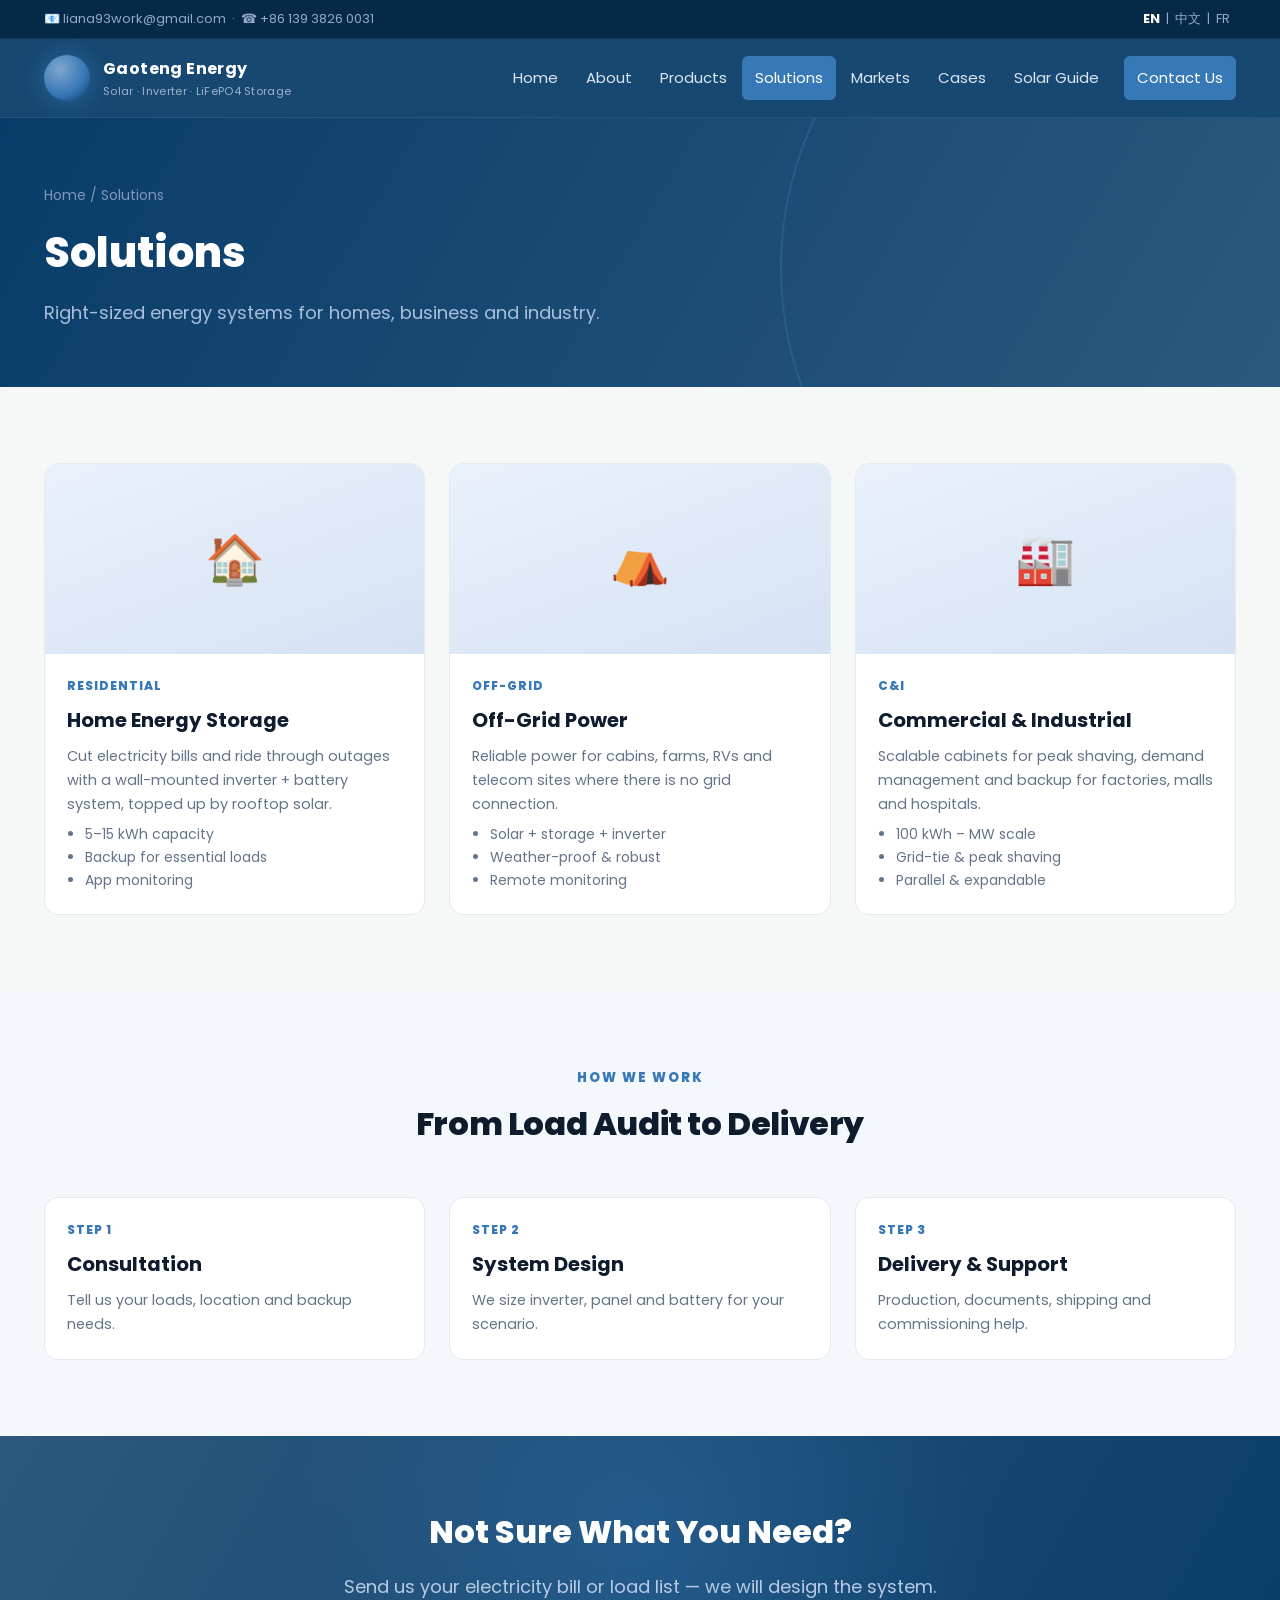
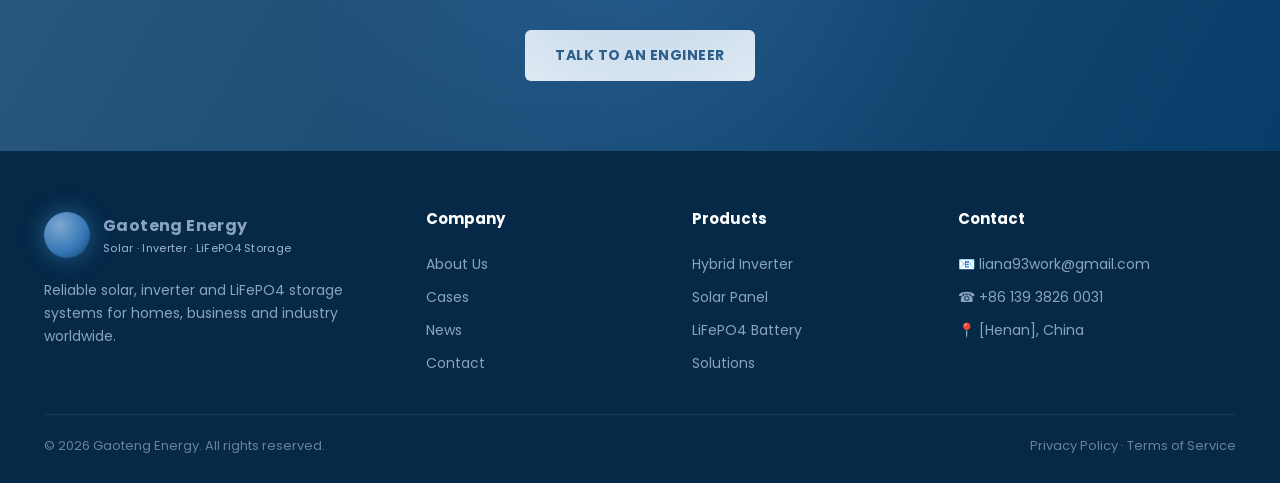
<file: solutions.html>
<!DOCTYPE html>
<html lang="en">
<head>
<meta charset="UTF-8" />
<meta name="viewport" content="width=device-width, initial-scale=1.0" />
<title>Solutions | Gaoteng Energy</title>
<link rel="stylesheet" href="styles.css" />
<!-- ===== Google SEO & Analytics (replace placeholders) ===== -->
<meta name="google-site-verification" content="REPLACE_WITH_YOUR_GSC_VERIFICATION_CODE" />
<script async src="https://www.googletagmanager.com/gtag/js?id=G-XXXXXXX"></script>
<script>window.dataLayer=window.dataLayer||[];function gtag(){dataLayer.push(arguments);}gtag('js',new Date());gtag('config','G-XXXXXXX');</script>
<script type="application/ld+json">
{
  "@context":"https://schema.org",
  "@type":"Organization",
  "name":"Gaoteng Energy",
  "url":"https://gaoteng-site.pages.dev/",
  "logo":"https://gaoteng-site.pages.dev/logo.png",
  "email":"sales@gaoteng-energy.com",
  "description":"Manufacturer of hybrid solar inverters, monocrystalline solar panels and LiFePO4 battery storage for homes, business and industry.",
  "areaServed":["Nigeria","Kenya","India","Africa","Asia"]
}
</script>
</head>
<body>
<div class="topbar"><div class="wrap"><div>📧 <span data-site="email">sales@gaoteng-energy.com</span> &nbsp;·&nbsp; ☎ <span data-site="phone">+86 xxx xxxx xxxx</span></div><div class="lang"><a class="on" href="#">EN</a>|<a href="#">中文</a>|<a href="#">FR</a></div></div></div>
<header><div class="wrap"><nav>
  <a class="brand" href="index.html"><span class="mark"></span><span><b data-site="company">Gaoteng Energy</b><small data-site="tagline">Solar · Inverter · LiFePO4 Storage</small></span></a>
  <div class="menu" id="menu">
    <a href="index.html">Home</a><a href="about.html">About</a><a href="products.html">Products</a>
    <a class="active" href="solutions.html">Solutions</a><a href="markets.html">Markets</a><a href="cases.html">Cases</a>
    <a href="news.html">News</a><a class="cta" href="contact.html">Contact Us</a>
  </div>
  <button class="hamb" onclick="document.getElementById('menu').style.display=(document.getElementById('menu').style.display==='flex'?'none':'flex')">☰</button>
</nav></div></header>

<!-- ===== 页面板块（由 content/pages/solutions.json 控制，可在后台增删/排序）===== -->
<main id="gt-page" data-page="solutions">

<section class="phead"><span class="arc"></span><div class="wrap"><div class="crumb">Home / Solutions</div><h1>Solutions</h1><p>Right-sized energy systems for homes, business and industry.</p></div></section>

<section>
  <div class="wrap">
    <div class="cards">
      <div class="card"><div class="body"><div class="k">Residential</div><h3>🏠 Home Energy Storage</h3><p>Cut electricity bills and ride through outages with a wall-mounted inverter + battery system, topped up by rooftop solar.</p><ul><li>5–15 kWh capacity</li><li>Backup for essential loads</li><li>App monitoring</li></ul></div></div>
      <div class="card"><div class="body"><div class="k">Off-Grid</div><h3>⛺ Off-Grid Power</h3><p>Reliable power for cabins, farms, RVs and telecom sites where there is no grid connection.</p><ul><li>Solar + storage + inverter</li><li>Weather-proof &amp; robust</li><li>Remote monitoring</li></ul></div></div>
      <div class="card"><div class="body"><div class="k">C&amp;I</div><h3>🏭 Commercial &amp; Industrial</h3><p>Scalable cabinets for peak shaving, demand management and backup for factories, malls and hospitals.</p><ul><li>100 kWh – MW scale</li><li>Grid-tie &amp; peak shaving</li><li>Parallel &amp; expandable</li></ul></div></div>
    </div>
  </div>
</section>

<section class="soft">
  <div class="wrap">
    <div class="sec-head"><div class="kick">How We Work</div><h2>From Load Audit to Delivery</h2></div>
    <div class="cards">
      <div class="card"><div class="body"><div class="k">Step 1</div><h3>Consultation</h3><p>Tell us your loads, location and backup needs.</p></div></div>
      <div class="card"><div class="body"><div class="k">Step 2</div><h3>System Design</h3><p>We size inverter, panel and battery for your scenario.</p></div></div>
      <div class="card"><div class="body"><div class="k">Step 3</div><h3>Delivery &amp; Support</h3><p>Production, documents, shipping and commissioning help.</p></div></div>
    </div>
  </div>
</section>

<section class="band" style="padding:66px 0"><span class="globe"></span><div class="wrap">
  <h2>Not Sure What You Need?</h2><p>Send us your electricity bill or load list — we will design the system.</p>
  <a href="contact.html" class="btn light">TALK TO AN ENGINEER</a>
</div></section>

</main>

<footer><div class="wrap"><div class="fgrid">
  <div><a class="brand" href="index.html" style="margin-bottom:16px"><span class="mark"></span><span><b data-site="company">Gaoteng Energy</b><small data-site="tagline">Solar · Inverter · LiFePO4 Storage</small></span></a><p style="color:#8aa2c4" data-site="footerAbout">Reliable solar, inverter and LiFePO4 storage systems worldwide.</p></div>
  <div><h4>Company</h4><a href="about.html">About Us</a><a href="cases.html">Cases</a><a href="news.html">News</a><a href="contact.html">Contact</a></div>
  <div><h4>Products</h4><a href="products.html">Hybrid Inverter</a><a href="products.html">Solar Panel</a><a href="products.html">LiFePO4 Battery</a><a href="solutions.html">Solutions</a></div>
  <div><h4>Contact</h4><a href="#">📧 <span data-site="email">sales@gaoteng-energy.com</span></a><a href="#">☎ <span data-site="phone">+86 xxx xxxx xxxx</span></a><a href="#">📍 <span data-site="address">[Your City], China</span></a></div>
</div><div class="fbottom"><span>© 2026 Gaoteng Energy. All rights reserved.</span><span>Privacy Policy · Terms of Service</span></div></div></footer>
<script src="render.js"></script>
</body>
</html>
</file>
<file: styles.css>
:root{
  /* 深色系（后台「深色底」可控） */
  --navy:#08152c; --navy2:#0b2450; --navy3:#0a1830; --navy-deep:#050f1f;
  --navy-rgb:8,21,44;
  /* 主色系（后台「主色」可控） */
  --blue:#2f8fff; --blue2:#1e6fd9; --blue-lt:#5cc8ff;
  --blue-rgb:47,143,255;
  /* 页面背景（后台「页面背景色」可控） */
  --bg:#ffffff;
  --ink:#0f1c2e; --muted:#647489; --line:#e4eaf2; --light:#f4f7fc; --white:#fff;
  /* 字体排版（后台「样式设置 → 字体排版」可逐项单独调整） */
  --font-base:'Segoe UI',Roboto,Helvetica,Arial,'Microsoft YaHei',sans-serif;
  --font-body:var(--font-base); --font-head:var(--font-base);
  --fs-body:16px; --fs-head:32px; --fs-nav:15px; --fs-btn:14px;
  --c-body:var(--ink); --c-head:var(--ink); --c-nav:#dbe7f7; --c-btn:var(--navy2);
}
*{box-sizing:border-box;margin:0;padding:0}
body{font-family:var(--font-body);color:var(--c-body);background:var(--bg);line-height:1.65;font-size:var(--fs-body)}
a{color:inherit;text-decoration:none}
img{max-width:100%;display:block}
.wrap{max-width:1240px;margin:0 auto;padding:0 24px}

/* ===== top bar ===== */
.topbar{background:var(--navy-deep);color:#93a9c9;font-size:13px;border-bottom:1px solid rgba(255,255,255,.06)}
.topbar .wrap{display:flex;justify-content:space-between;align-items:center;height:38px}
.topbar .lang a{color:#93a9c9;padding:0 6px}
.topbar .lang a.on{color:#fff;font-weight:700}

/* ===== nav ===== */
header{position:sticky;top:0;z-index:120;background:rgba(var(--navy-rgb),.94);backdrop-filter:blur(8px);border-bottom:1px solid rgba(255,255,255,.07)}
nav{display:flex;align-items:center;justify-content:space-between;height:78px;color:#fff;gap:20px}
.brand{display:flex;align-items:center;gap:13px;flex-shrink:0}
.brand .mark{width:46px;height:46px;border-radius:50%;background:radial-gradient(circle at 34% 30%,var(--blue-lt),var(--blue) 58%,var(--navy));box-shadow:0 0 22px rgba(var(--blue-rgb),.65)}
.brand b{display:block;font-size:16px;letter-spacing:.4px}
.brand small{display:block;font-size:11px;color:#9fb4d4;font-weight:400;letter-spacing:.3px}
.menu{display:flex;gap:2px;font-size:var(--fs-nav);align-items:center;flex-wrap:nowrap}
.menu a{color:var(--c-nav);padding:10px 13px;border-radius:6px;transition:.18s;white-space:nowrap}
.menu a:hover{background:rgba(var(--blue-rgb),.18)}
.menu a.active{background:var(--blue);color:#fff}
.menu a.cta{background:var(--blue);color:#fff;margin-left:10px}
.hamb{display:none;background:none;border:1px solid rgba(255,255,255,.35);color:#fff;font-size:20px;border-radius:6px;padding:4px 10px;cursor:pointer}

/* ===== hero ===== */
.hero{position:relative;background:linear-gradient(120deg,var(--navy) 0%,var(--navy2) 52%,var(--navy3) 100%);color:#fff;overflow:hidden}
.hero .globe{position:absolute;right:-140px;top:-160px;width:760px;height:760px;border-radius:50%;
  background:radial-gradient(circle at 30% 30%,rgba(var(--blue-rgb),.55),rgba(var(--blue-rgb),.14) 46%,transparent 70%)}
.hero .arc{position:absolute;right:-60px;top:-40px;width:920px;height:920px;border-radius:50%;
  border:2px solid rgba(var(--blue-rgb),.42);box-shadow:0 0 70px rgba(var(--blue-rgb),.5),inset 0 0 90px rgba(var(--blue-rgb),.22)}
.hero .inner{position:relative;z-index:2;display:grid;grid-template-columns:1.12fr .88fr;gap:30px;align-items:center;padding:78px 0 92px}
.hero h1{font-family:var(--font-head);font-size:calc(var(--fs-head) * 1.55);line-height:1.12;font-weight:800;letter-spacing:-.5px}
.hero p{color:#c3d3ea;font-size:var(--fs-body);max-width:560px;margin:22px 0 32px}
.hero .btns{display:flex;gap:14px;flex-wrap:wrap}
.hero .art{height:430px}

/* ===== buttons ===== */
.btn{display:inline-block;padding:14px 30px;border-radius:6px;font-weight:700;letter-spacing:.5px;font-size:var(--fs-btn);transition:.2s;border:none;cursor:pointer}
.btn.light{background:#fff;color:var(--c-btn)}
.btn.light:hover{transform:translateY(-2px);box-shadow:0 12px 28px rgba(0,0,0,.35)}
.btn.blue{background:var(--blue);color:#fff}
.btn.blue:hover{background:var(--blue2);transform:translateY(-2px)}
.btn.outline{border:1px solid rgba(255,255,255,.5);color:#fff}
.btn.outline:hover{background:rgba(255,255,255,.1)}
.btn.sm{padding:11px 22px;font-size:13px}

/* ===== sections ===== */
section{padding:76px 0}
.sec-head{max-width:760px;margin:0 auto 46px;text-align:center}
.sec-head .kick{color:var(--blue);font-weight:800;letter-spacing:2px;font-size:13px;text-transform:uppercase}
.sec-head h2{font-family:var(--font-head);font-size:var(--fs-head);font-weight:800;margin-top:10px;letter-spacing:-.4px;color:var(--c-head)}
.sec-head p{color:var(--muted);margin-top:12px;font-size:17px}
.dark{background:linear-gradient(120deg,var(--navy),var(--navy2));color:#fff}
.dark .sec-head h2{color:#fff}.dark .sec-head p{color:#a9bfdc}
.soft{background:var(--light)}

/* stats */
.stats{background:var(--navy-deep);color:#fff}
.stats .grid{display:grid;grid-template-columns:repeat(4,1fr);gap:20px;text-align:center}
.stats .num{font-size:40px;font-weight:800;color:var(--blue-lt)}
.stats .lbl{color:#9fb4d4;font-size:14px;margin-top:4px}

/* cards */
.cards{display:grid;grid-template-columns:repeat(3,1fr);gap:24px}
.card{background:#fff;border:1px solid var(--line);border-radius:14px;overflow:hidden;transition:.2s;display:flex;flex-direction:column}
.card:hover{transform:translateY(-5px);box-shadow:0 18px 40px rgba(18,40,80,.12)}
.card .thumb{height:190px;background:linear-gradient(160deg,#eaf1fb,#d5e2f4);display:flex;align-items:center;justify-content:center}
.card .body{padding:22px;flex:1;display:flex;flex-direction:column}
.card .k{font-size:12px;font-weight:800;color:var(--blue);letter-spacing:1px;text-transform:uppercase}
.card h3{font-family:var(--font-head);font-size:calc(var(--fs-head) * 0.62);margin:8px 0;color:var(--c-head)}
.card p{color:var(--muted);font-size:14.5px;flex:1}
.card ul{color:var(--muted);font-size:14px;padding-left:18px;margin-top:6px}
.dark .card{background:rgba(255,255,255,.06);border-color:rgba(255,255,255,.13)}
.dark .card h3{color:#fff}.dark .card p,.dark .card ul{color:#b8cbe6}

/* news filter (Solar Guide) */
.news-filter{display:flex;flex-wrap:wrap;gap:8px;margin:4px 0 28px}
.nf-btn{appearance:none;cursor:pointer;font:inherit;font-size:14px;font-weight:600;line-height:1.2;padding:7px 16px;border-radius:999px;border:1px solid var(--blue);background:transparent;color:var(--blue);transition:.15s}
.nf-btn:hover{background:rgba(var(--blue-rgb),.12)}
.nf-btn.active{background:var(--blue);color:#fff;border-color:var(--blue)}
.card[data-featured="1"]{border-top:3px solid var(--blue)}
.news-cards.cards{display:grid;grid-template-columns:repeat(3,1fr);gap:24px}

/* split feature */
.split{display:grid;grid-template-columns:1fr 1fr;gap:50px;align-items:center}
.split h2{font-family:var(--font-head);font-size:calc(var(--fs-head) * 1.05);font-weight:800;margin-bottom:16px;color:var(--c-head)}
.split p{color:var(--muted);margin-bottom:14px}
.checks{list-style:none;margin:18px 0 26px}
.checks li{padding:7px 0 7px 30px;position:relative;color:#31435c}
.checks li:before{content:"✓";position:absolute;left:0;top:6px;width:20px;height:20px;background:var(--blue);color:#fff;border-radius:50%;font-size:12px;display:flex;align-items:center;justify-content:center}
.dark .checks li{color:#c3d3ea}

/* band cta */
.band{background:linear-gradient(120deg,var(--navy2),var(--navy));color:#fff;text-align:center;position:relative;overflow:hidden}
.band .globe{position:absolute;left:50%;top:-300px;transform:translateX(-50%);width:800px;height:800px;border-radius:50%;
  background:radial-gradient(circle,rgba(var(--blue-rgb),.35),transparent 62%)}
.band h2{position:relative;font-family:var(--font-head);font-size:var(--fs-head);font-weight:800}
.band p{position:relative;color:#b8cbe6;margin:14px auto 28px;max-width:600px}

/* page head */
.phead{background:linear-gradient(120deg,var(--navy),var(--navy2));color:#fff;padding:66px 0 60px;position:relative;overflow:hidden}
.phead .arc{position:absolute;right:-200px;top:-200px;width:700px;height:700px;border-radius:50%;border:2px solid rgba(var(--blue-rgb),.35)}
.phead h1{position:relative;font-family:var(--font-head);font-size:calc(var(--fs-head) * 1.3);font-weight:800}
.phead p{position:relative;color:#a9bfdc;margin-top:10px}
.crumb{position:relative;color:#7f97ba;font-size:14px;margin-bottom:12px}

/* table */
.spec-table{width:100%;border-collapse:collapse;font-size:14.5px;background:#fff;border:1px solid var(--line);border-radius:12px;overflow:hidden}
.spec-table th,.spec-table td{padding:13px 16px;text-align:left;border-bottom:1px solid var(--line)}
.spec-table th{background:#eef3fa;font-weight:700}
.spec-table tr:last-child td{border-bottom:none}

/* form */
.form-grid{display:grid;grid-template-columns:1fr 1fr;gap:34px}
form .row{display:grid;grid-template-columns:1fr 1fr;gap:16px}
label{display:block;font-size:14px;font-weight:600;margin:14px 0 6px}
input,textarea,select{width:100%;padding:12px;border:1px solid var(--line);border-radius:8px;font-size:15px;font-family:inherit}
textarea{min-height:120px;resize:vertical}
.contact-card{background:#fff;border:1px solid var(--line);border-radius:14px;padding:26px}
.contact-card .line{display:flex;gap:12px;padding:12px 0;border-bottom:1px solid var(--line);font-size:15px}
.contact-card .line:last-child{border-bottom:none}
.contact-card .ic{font-size:20px}

/* footer */
footer{background:var(--navy-deep);color:#8aa2c4;font-size:14px;padding:56px 0 26px}
.fgrid{display:grid;grid-template-columns:1.5fr 1fr 1fr 1.2fr;gap:34px}
footer h4{color:#fff;font-size:15px;margin-bottom:16px}
footer a{display:block;color:#8aa2c4;padding:5px 0}
footer a:hover{color:#fff}
.fbottom{border-top:1px solid rgba(255,255,255,.08);margin-top:34px;padding-top:20px;display:flex;justify-content:space-between;flex-wrap:wrap;gap:10px;color:#6b7f9e;font-size:13px}

/* ===== 板块可编辑：补充样式 ===== */
.cards.c2{grid-template-columns:repeat(2,1fr)}
.cards.c4{grid-template-columns:repeat(4,1fr)}
.card .thumb img{width:100%;height:100%;object-fit:cover}
.card .thumb.thumb-emoji{font-size:48px}
.hero.photo .inner{grid-template-columns:1fr;max-width:820px;padding:104px 0 118px}
.hero.photo h1{font-size:clamp(32px,4.4vw,54px)}
/* 首屏使用背景图时：图片保持原色，不叠加任何色层；仅隐藏装饰光晕，并给白字加阴影保证可读 */
.hero.photo .globe,.hero.photo .arc,.hero.photo .art{display:none}
.hero.photo h1,.hero.photo p{text-shadow:0 2px 22px rgba(0,0,0,.62),0 1px 4px rgba(0,0,0,.48)}
/* 内页标题条使用背景图时：同样按原色显示 */
.phead.photo{padding:92px 0 84px}
.phead.photo .arc{display:none}
.phead.photo h1,.phead.photo p,.phead.photo .crumb{text-shadow:0 2px 18px rgba(0,0,0,.62),0 1px 3px rgba(0,0,0,.48)}
.gt-media{display:block}
.split.rev .gt-media{order:-1}
.gt-img{width:100%;border-radius:16px;box-shadow:0 18px 44px rgba(18,40,80,.16)}
.gallery{display:grid;grid-template-columns:repeat(3,1fr);gap:16px}
.gallery.c2{grid-template-columns:repeat(2,1fr)}
.gallery.c4{grid-template-columns:repeat(4,1fr)}
.gt-fig{background:#fff;border:1px solid var(--line);border-radius:14px;overflow:hidden;margin:0}
.gt-fig img{width:100%;height:210px;object-fit:cover}
.gt-fig figcaption{padding:10px 14px;font-size:14px;color:var(--muted)}
.gt-text p{color:var(--c-body);margin-bottom:14px;font-size:var(--fs-body)}

/* responsive */
@media(max-width:1000px){
  .cards.c4,.gallery.c4{grid-template-columns:1fr 1fr}
  .gallery{grid-template-columns:1fr 1fr}
}
@media(max-width:1000px){
  .hero .inner{grid-template-columns:1fr;padding:56px 0 64px}
  .hero .art{height:300px}
  .split{grid-template-columns:1fr;gap:30px}
  .cards{grid-template-columns:1fr 1fr}
  .form-grid{grid-template-columns:1fr}
  .stats .grid{grid-template-columns:1fr 1fr;gap:28px}
  .fgrid{grid-template-columns:1fr 1fr}
}
@media(max-width:680px){
  .menu{display:none}
  .hamb{display:block}
  .cards{grid-template-columns:1fr}
  .cards.c2,.cards.c4,.gallery,.gallery.c2,.gallery.c4{grid-template-columns:1fr}
  .split.rev .gt-media{order:0}
  .fgrid{grid-template-columns:1fr}
  section{padding:56px 0}
  .hero .arc,.hero .globe{opacity:.5}
}
</file>
